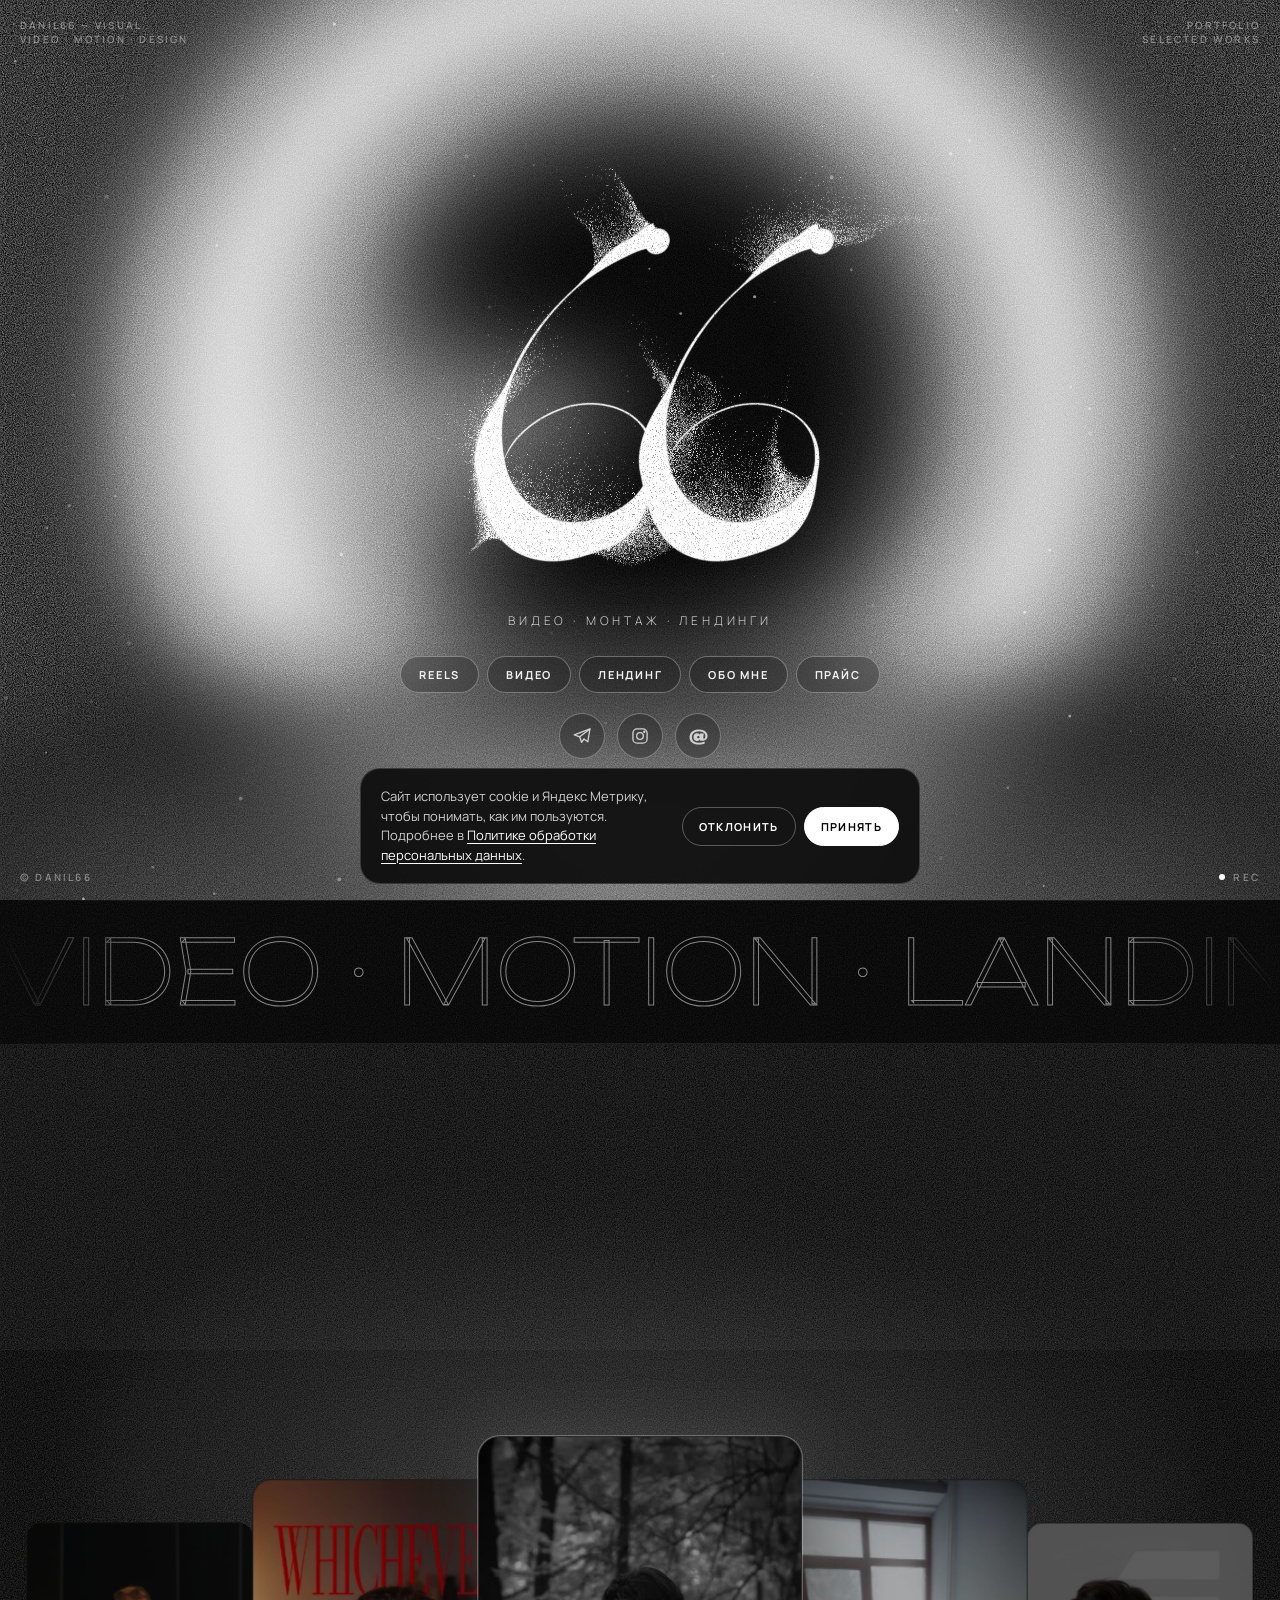
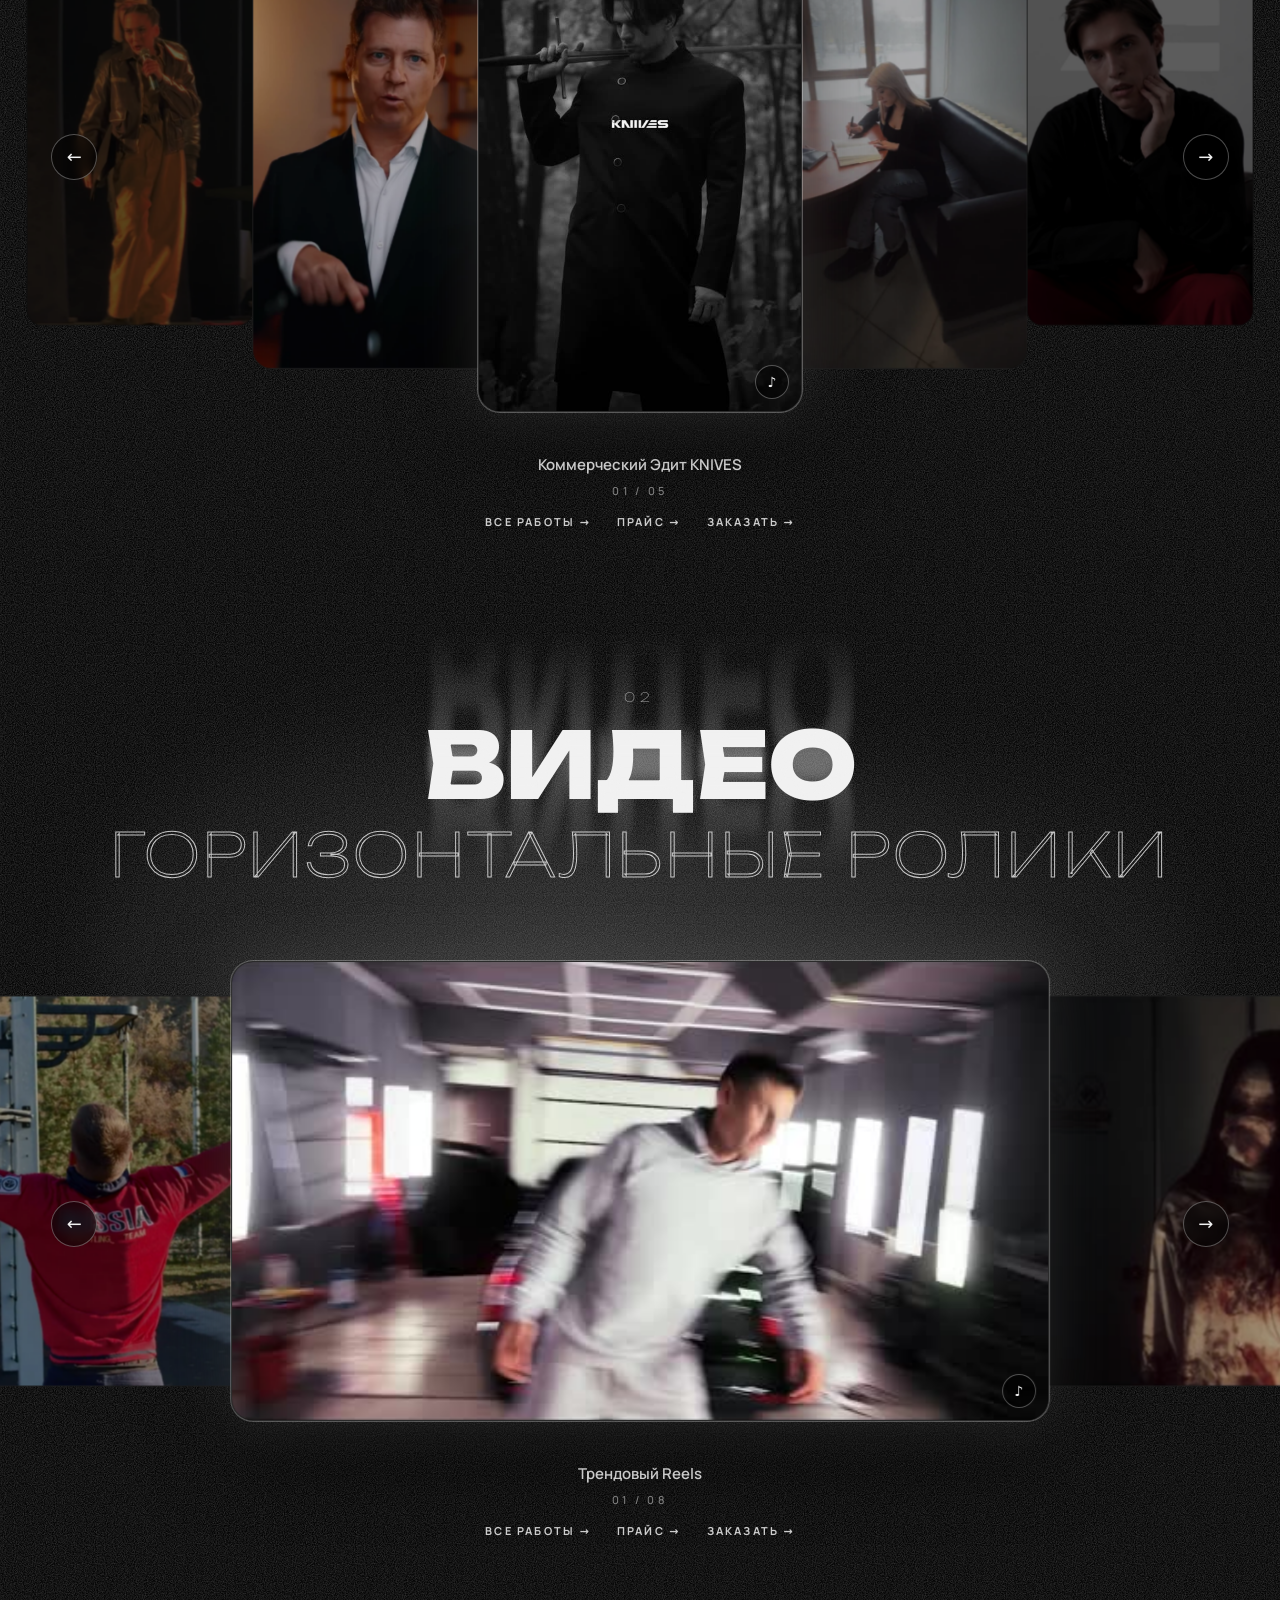
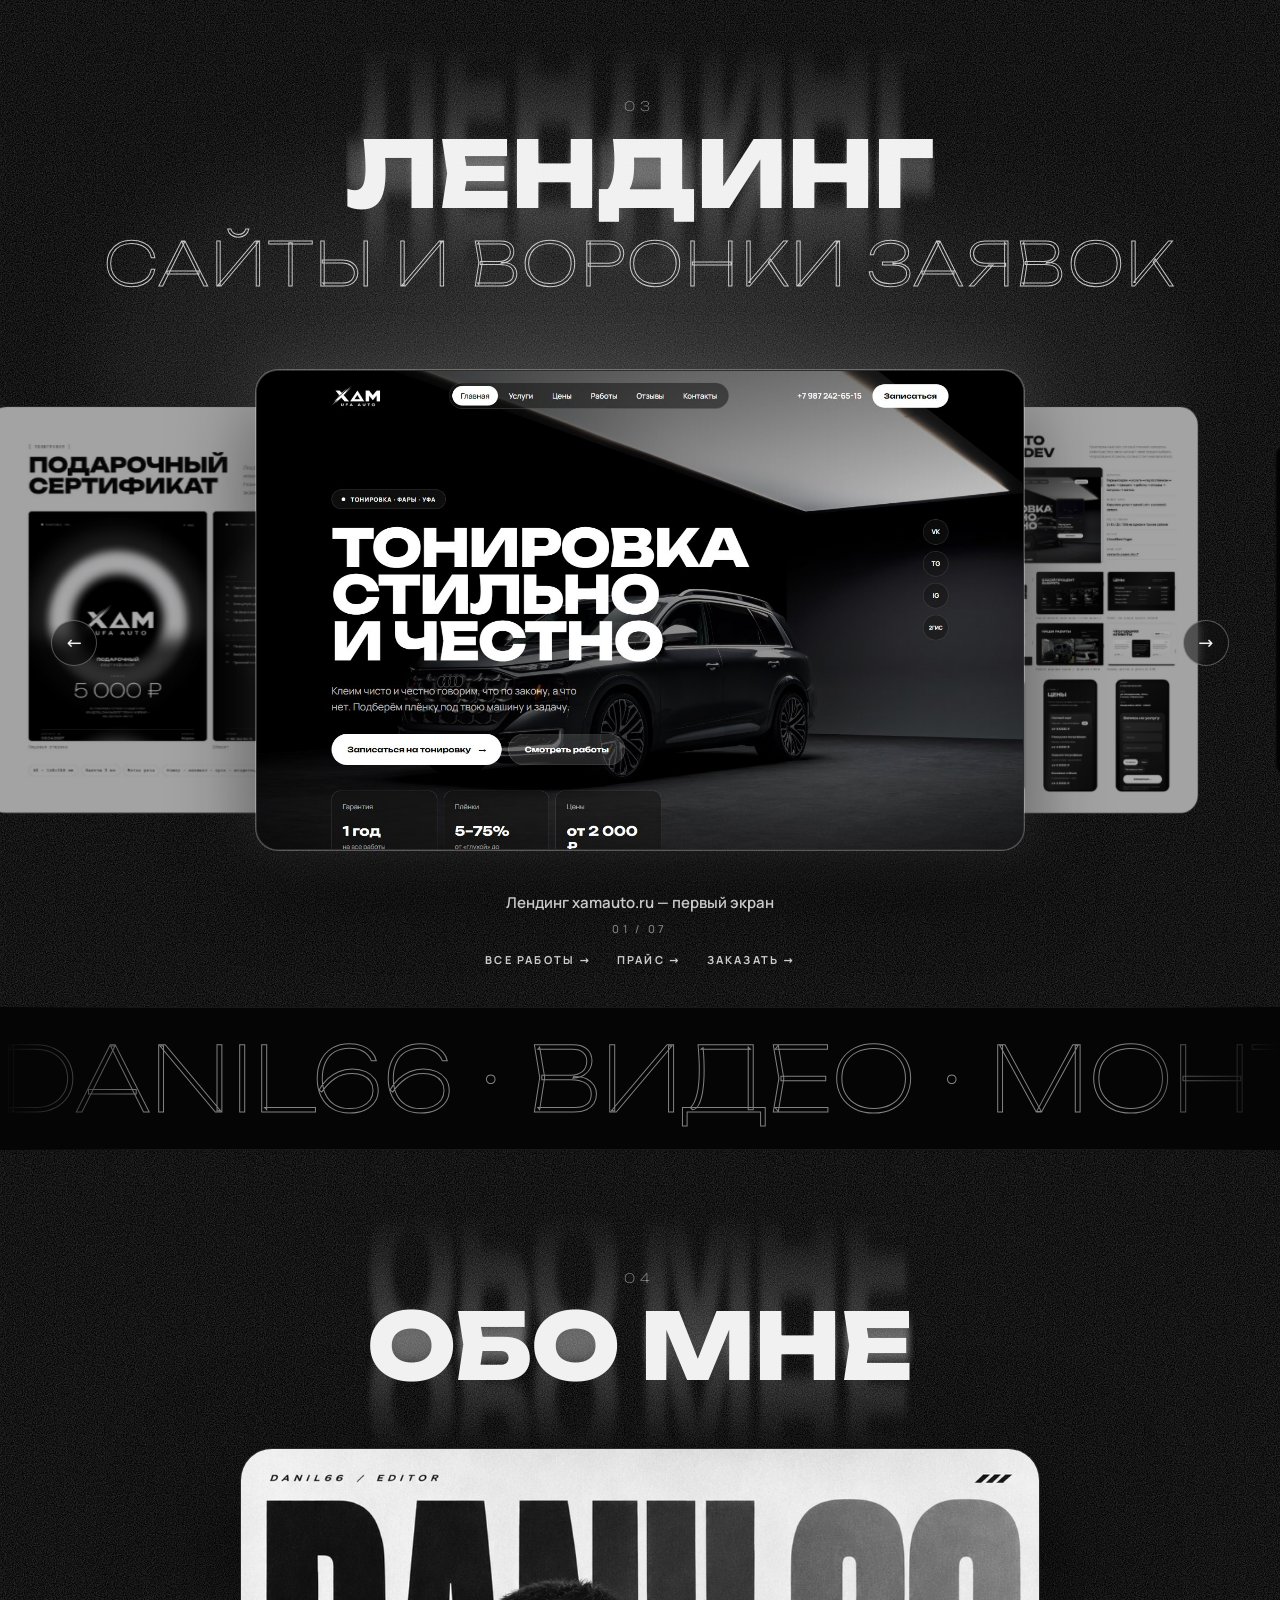
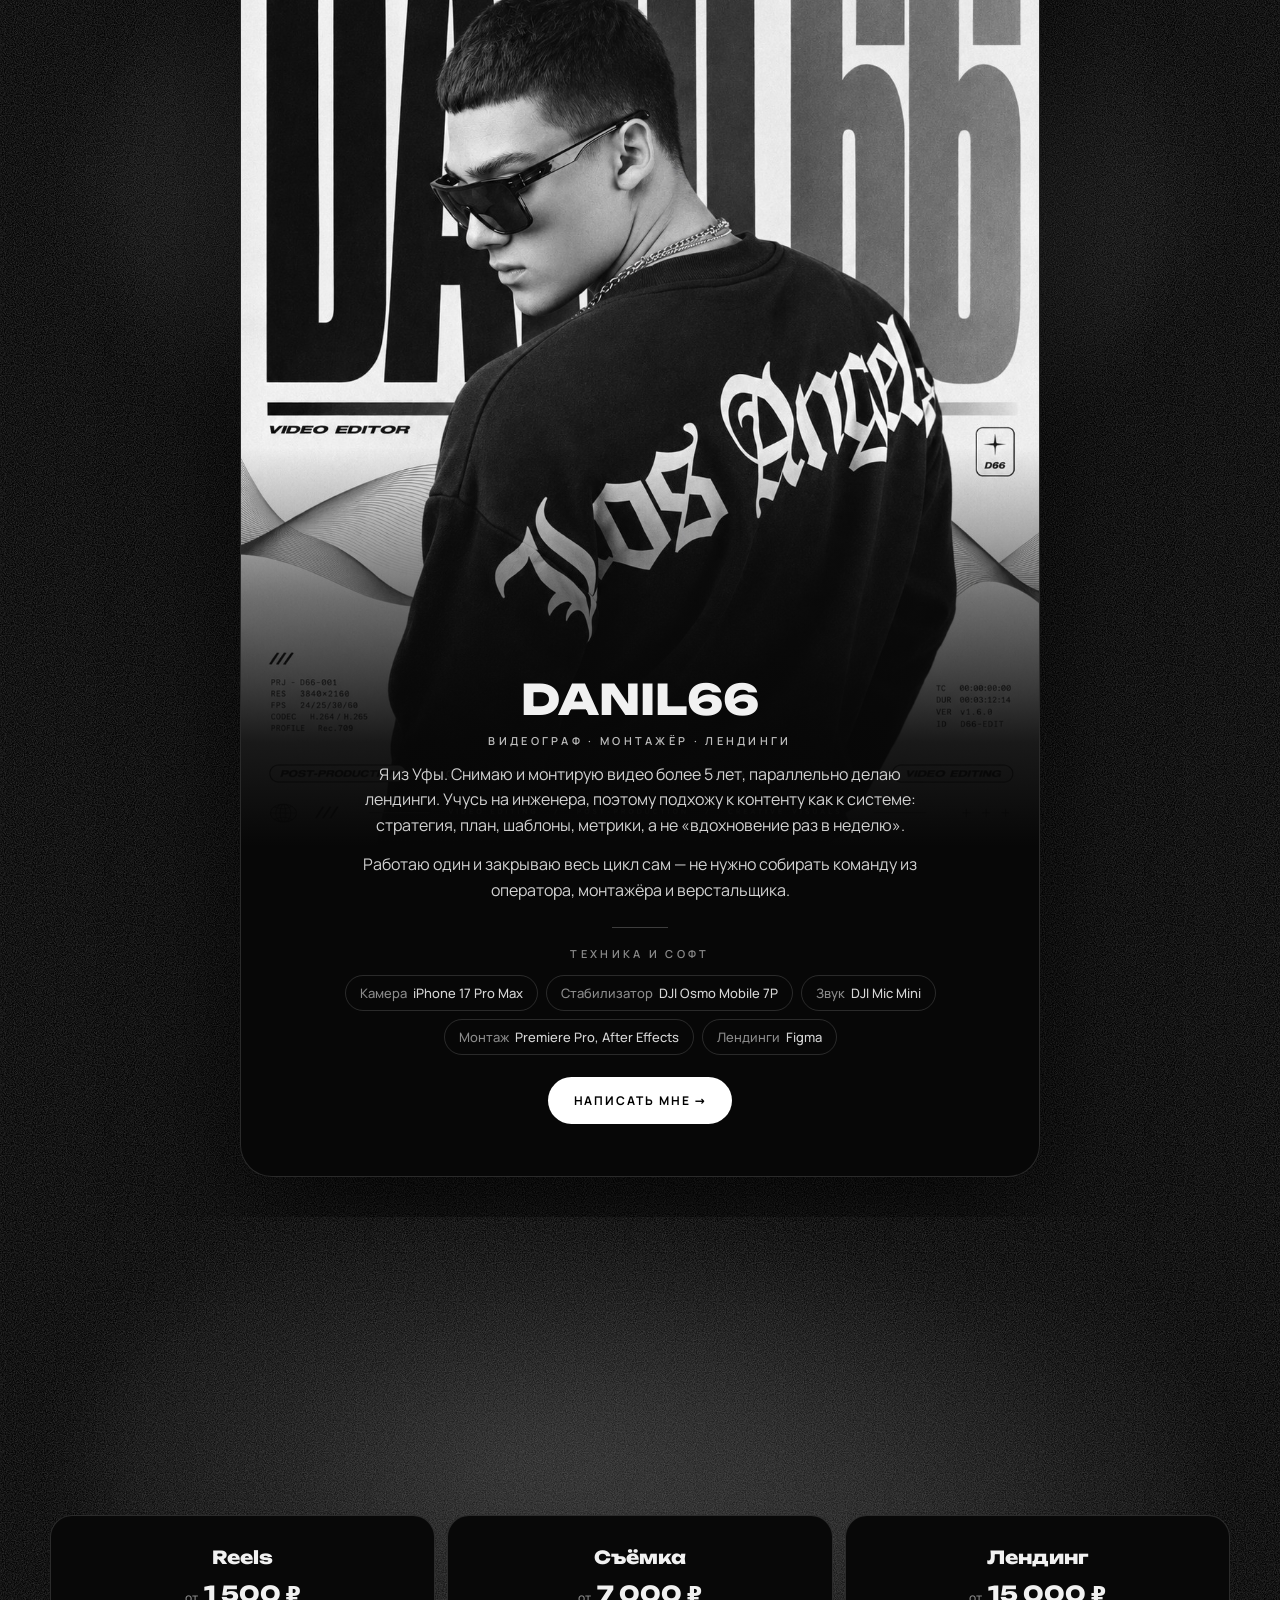
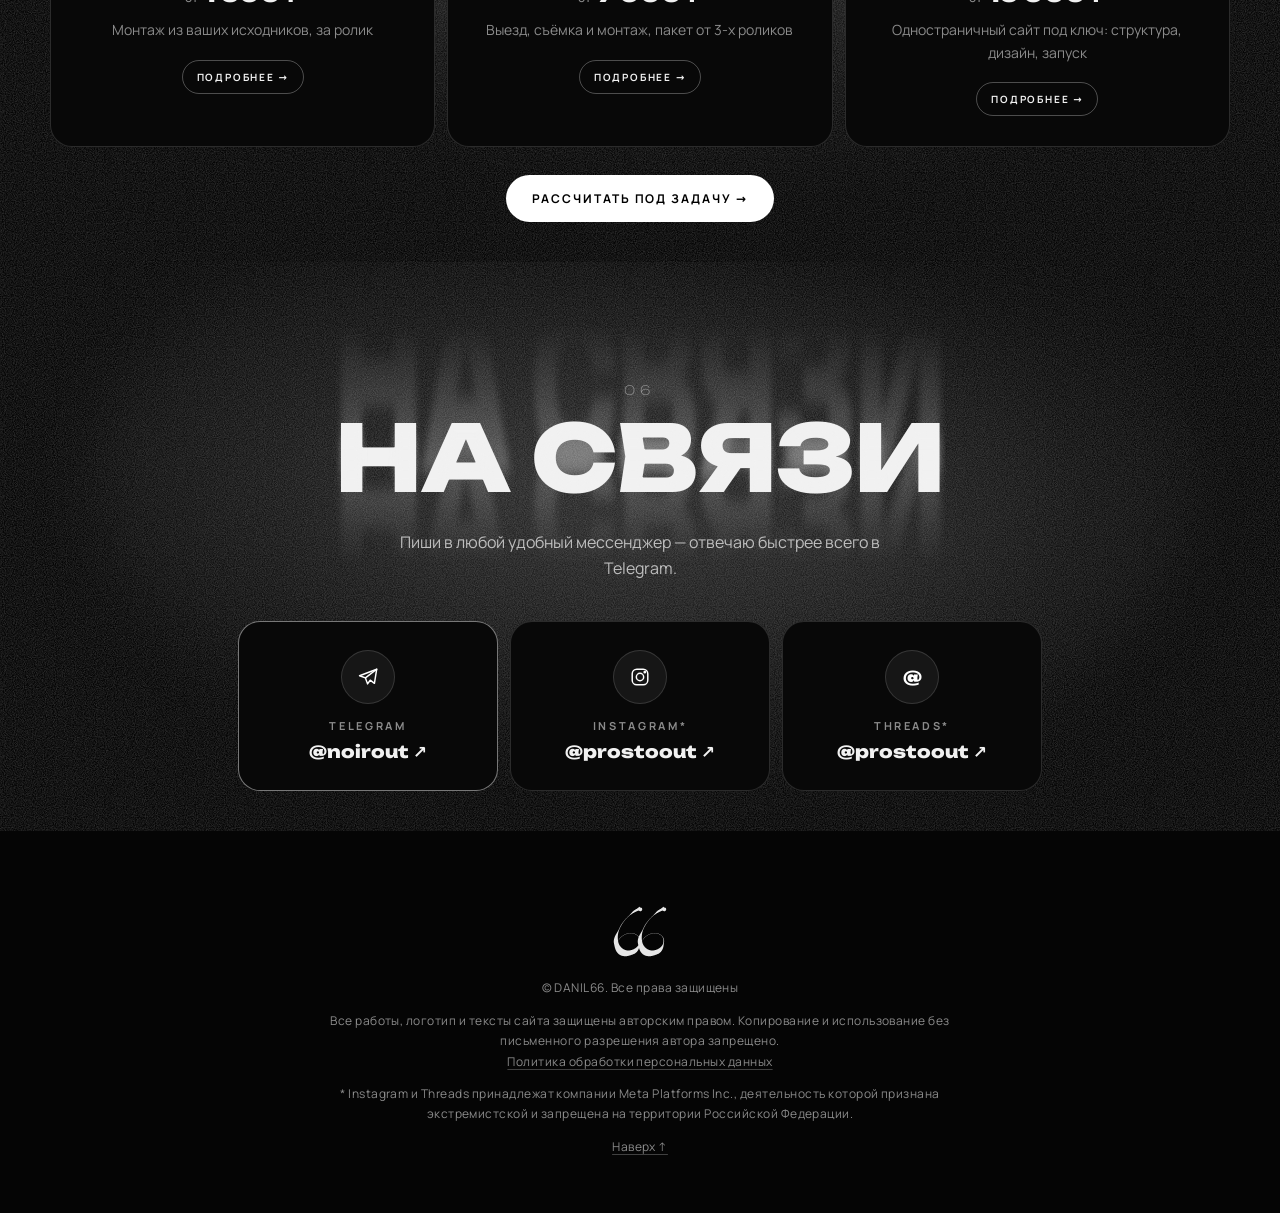
<file: index.html>
<!doctype html>
<html lang="ru">
<head>
  <meta charset="utf-8">
  <meta name="viewport" content="width=device-width, initial-scale=1, minimum-scale=1, viewport-fit=cover">
  <title>DANIL66 — видео, монтаж, лендинги</title>
  <meta name="description" content="DANIL66 — видеограф и монтажёр из Уфы. Reels, рекламные ролики, лендинги для бизнеса под ключ.">
  <link rel="canonical" href="https://portfolio-danil.ru/">
  <meta property="og:type" content="website">
  <meta property="og:url" content="https://portfolio-danil.ru/">
  <meta property="og:image" content="https://portfolio-danil.ru/brand/66-smoke-on-black.png">
  <meta property="og:title" content="DANIL66 — видео, монтаж, лендинги">
  <meta property="og:description" content="Reels, рекламные ролики, лендинги для бизнеса. Уфа.">
  <meta name="theme-color" content="#050505">
  <link rel="icon" href="brand/favicon.svg" type="image/svg+xml">
  <link rel="preload" href="fonts/unbounded-latin.woff2" as="font" type="font/woff2" crossorigin>
  <link rel="stylesheet" href="/style.css?v=4316d05c">
  <script src="/consent.js?v=8b8f7968" defer></script>
  <script type="application/ld+json">{"@context":"https://schema.org","@type":"ProfessionalService","name":"DANIL66","alternateName":"Данил — видео, монтаж, лендинги","url":"https://portfolio-danil.ru/","image":"https://portfolio-danil.ru/brand/66-smoke-on-black.png","description":"Видеосъёмка, монтаж Reels, лендинги для бизнеса в Уфе.","areaServed":{"@type":"City","name":"Уфа"},"address":{"@type":"PostalAddress","addressLocality":"Уфа","addressCountry":"RU"},"priceRange":"от 1 500 ₽","sameAs":["https://t.me/noirout"],"knowsAbout":["Видеосъёмка","Монтаж видео","Reels","Моушн-дизайн","Лендинги"]}</script>
</head>
<body>

<div class="cursor-light" aria-hidden="true"></div>
<div class="hud tl">DANIL66 — visual<br>video · motion · design</div>
<div class="hud tr">Portfolio<br>Selected works</div>
<div class="hud bl">© DANIL66</div>
<div class="hud br"><span class="rec"></span>rec</div>

<main>
  <section class="hero" id="top">
    <div class="orb" aria-hidden="true"></div><div class="glow" aria-hidden="true"></div><canvas class="dust" aria-hidden="true"></canvas><div class="veil" aria-hidden="true"></div>
    <div class="hero-in">
      <img class="logo" draggable="false" src="brand/66-smoke-black.jpg" alt="66 — логотип DANIL66" width="1093" height="916">
      <h1 class="sr">DANIL66</h1>
      <p class="sub">Видео · монтаж · лендинги</p>
      <nav class="pills" aria-label="Разделы">
        <a class="pill" href="/reels/">Reels</a><a class="pill" href="/video/">Видео</a><a class="pill" href="/design/">Лендинг</a><a class="pill" href="#about">Обо мне</a><a class="pill" href="#prices">Прайс</a>
      </nav>
      <div class="socials"><a href="https://t.me/noirout" target="_blank" rel="noopener" aria-label="Telegram"><svg viewBox="0 0 24 24" width="20" height="20" fill="none" stroke="currentColor" stroke-width="1.6" stroke-linecap="round" stroke-linejoin="round" aria-hidden="true"><path d="M21.5 3.5 2.8 10.7l6.4 2.3 2.3 6.5 2.9-4 4.6 3.4z"/><path d="m9.2 13 12.3-9.5"/></svg></a><a href="https://instagram.com/prostoout" target="_blank" rel="noopener" aria-label="Instagram (принадлежит Meta, признанной экстремистской и запрещённой в РФ)"><svg viewBox="0 0 24 24" width="20" height="20" fill="none" stroke="currentColor" stroke-width="1.6" stroke-linecap="round" stroke-linejoin="round" aria-hidden="true"><rect x="3.5" y="3.5" width="17" height="17" rx="5"/><circle cx="12" cy="12" r="4"/><circle cx="17.2" cy="6.8" r=".7" fill="currentColor"/></svg></a><a href="https://www.threads.com/@prostoout" target="_blank" rel="noopener" aria-label="Threads (принадлежит Meta, признанной экстремистской и запрещённой в РФ)"><span class="th" aria-hidden="true">@</span></a></div>
    </div>
  </section>

  <div class="marquee" aria-hidden="true"><div class="track"><span>Video · Motion · Landing · Reels · </span><span>Video · Motion · Landing · Reels · </span><span>Video · Motion · Landing · Reels · </span><span>Video · Motion · Landing · Reels · </span></div></div>
  <section class="sec" data-amb id="reels">
    <div class="sec-head" data-reveal><span class="num">01</span><h2 class="streak" data-t="Reels">Reels</h2><span class="outline">вертикальные ролики</span></div>
    <div data-reveal class="flow v" data-flow tabindex="0" aria-label="Reels">
      <button class="arrow prev" aria-label="Назад">←</button>
      <div class="stage">
      <figure class="card" data-cap="Коммерческий Эдит KNIVES"><video src="/kenvforestdemo.mp4?v=f12c9680" poster="/static/media/other/knives-forest-demo.jpg?v=3834f030" muted loop playsinline preload="none"></video><span class="snd" aria-hidden="true">♪</span></figure>
      <figure class="card" data-cap="Speed Ramp University"><video src="/static/media/other/reel-tour.mp4?v=8934b476" poster="/static/media/other/reel-tour.jpg?v=1037b94a" muted loop playsinline preload="none"></video><span class="snd" aria-hidden="true">♪</span></figure>
      <figure class="card" data-cap="KNIVES Fashion Style"><video src="/static/media/other/reel-knives-2.mp4?v=c034d30d" poster="/static/media/other/reel-knives-2.jpg?v=6b981bdd" muted loop playsinline preload="none"></video><span class="snd" aria-hidden="true">♪</span></figure>
      <figure class="card" data-cap="Edit University"><video src="/static/media/other/reel-edit.mp4?v=481a7bff" poster="/static/media/other/reel-edit.jpg?v=9ef0d774" muted loop playsinline preload="none"></video><span class="snd" aria-hidden="true">♪</span></figure>
      <figure class="card" data-cap="Субтитры, говорящая голова"><video src="/static/media/other/reel-talk.mp4?v=c8bac731" poster="/static/media/other/reel-talk.jpg?v=c5992815" muted loop playsinline preload="none"></video><span class="snd" aria-hidden="true">♪</span></figure>
      </div>
      <button class="arrow next" aria-label="Вперёд">→</button>
      <div class="flow-meta"><span class="cap"></span><span class="cnt"></span></div>
    </div>
    <div class="links" data-reveal><a href="/reels/">Все работы →</a><a href="#prices">Прайс →</a><a href="https://t.me/noirout" target="_blank" rel="noopener">Заказать →</a></div>
  </section>

  <section class="sec" data-amb id="video">
    <div class="sec-head" data-reveal><span class="num">02</span><h2 class="streak" data-t="Видео">Видео</h2><span class="outline">горизонтальные ролики</span></div>
    <div data-reveal class="flow h" data-flow tabindex="0" aria-label="Видео">
      <button class="arrow prev" aria-label="Назад">←</button>
      <div class="stage">
      <figure class="card" data-cap="Трендовый Reels"><video src="/пожарdemo.mp4?v=14fae813" poster="/static/media/other/fire-demo.jpg?v=53d33608" muted loop playsinline preload="none"></video><span class="snd" aria-hidden="true">♪</span></figure>
      <figure class="card" data-cap="Промо-ролик к мероприятию"><video src="/velesovdemo.mp4?v=9cacbd69" poster="/static/media/other/velesov-demo.jpg?v=40a0c5a2" muted loop playsinline preload="none"></video><span class="snd" aria-hidden="true">♪</span></figure>
      <figure class="card" data-cap="Кинематографичная съёмка"><video src="/static/media/other/video-field.mp4?v=d3d46ed6" poster="/static/media/other/video-field.jpg?v=94c76220" muted loop playsinline preload="none"></video><span class="snd" aria-hidden="true">♪</span></figure>
      <figure class="card" data-cap="Ролик для тренажёрного зала"><video src="/static/media/other/video-gym.mp4?v=92fece62" poster="/static/media/other/video-gym.jpg?v=4b500778" muted loop playsinline preload="none"></video><span class="snd" aria-hidden="true">♪</span></figure>
      <figure class="card" data-cap="Репортаж с мероприятия"><video src="/static/media/other/video-event.mp4?v=9b734f8c" poster="/static/media/other/video-event.jpg?v=5be83205" muted loop playsinline preload="none"></video><span class="snd" aria-hidden="true">♪</span></figure>
      <figure class="card" data-cap="Танцевальный номер"><video src="/static/media/other/video-dance.mp4?v=89142dcd" poster="/static/media/other/video-dance.jpg?v=968f6f1f" muted loop playsinline preload="none"></video><span class="snd" aria-hidden="true">♪</span></figure>
      <figure class="card" data-cap="Эдит в стиле «Очень странных дел»"><video src="/static/media/other/video-stranger.mp4?v=129caba0" poster="/static/media/other/video-stranger.jpg?v=672d3fab" muted loop playsinline preload="none"></video><span class="snd" aria-hidden="true">♪</span></figure>
      <figure class="card" data-cap="Ролик для конкурса"><video src="/static/media/other/video-contest.mp4?v=77d3731e" poster="/static/media/other/video-contest.jpg?v=d4b21a74" muted loop playsinline preload="none"></video><span class="snd" aria-hidden="true">♪</span></figure>
      </div>
      <button class="arrow next" aria-label="Вперёд">→</button>
      <div class="flow-meta"><span class="cap"></span><span class="cnt"></span></div>
    </div>
    <div class="links" data-reveal><a href="/video/">Все работы →</a><a href="#prices">Прайс →</a><a href="https://t.me/noirout" target="_blank" rel="noopener">Заказать →</a></div>
  </section>

  <section class="sec" data-amb id="design">
    <div class="sec-head" data-reveal><span class="num">03</span><h2 class="streak" data-t="Лендинг">Лендинг</h2><span class="outline">сайты и воронки заявок</span></div>
    <div data-reveal class="flow d" data-flow tabindex="0" aria-label="Лендинг">
      <button class="arrow prev" aria-label="Назад">←</button>
      <div class="stage">
      <figure class="card" data-cap="Лендинг xamauto.ru — первый экран" style="--r:1.6000"><img src="/static/media/xam/site.jpg?v=53900844" alt="Лендинг xamauto.ru — первый экран" loading="lazy"></figure>
      <figure class="card" data-cap="Структура лендинга и мобильная версия" style="--r:0.6322"><img src="/static/media/xam/landing.jpg?v=48ddd797" alt="Структура лендинга и мобильная версия" loading="lazy"></figure>
      <figure class="card" data-cap="Лид-воронка: сайт → Telegram-бот" style="--r:1.3356"><img src="/static/media/xam/funnel.jpg?v=c2f1d947" alt="Лид-воронка: сайт → Telegram-бот" loading="lazy"></figure>
      <figure class="card" data-cap="Логотип: две версии знака" style="--r:1.5311"><img src="/static/media/xam/logo.jpg?v=853dd961" alt="Логотип: две версии знака" loading="lazy"></figure>
      <figure class="card" data-cap="Палитра и шрифты" style="--r:1.4011"><img src="/static/media/xam/palette.jpg?v=628671b3" alt="Палитра и шрифты" loading="lazy"></figure>
      <figure class="card" data-cap="Шаблоны сторис и постов" style="--r:1.1057"><img src="/static/media/xam/feed.jpg?v=9ec49ae7" alt="Шаблоны сторис и постов" loading="lazy"></figure>
      <figure class="card" data-cap="Подарочный сертификат" style="--r:1.0899"><img src="/static/media/xam/certificate.jpg?v=8ee09396" alt="Подарочный сертификат" loading="lazy"></figure>
      </div>
      <button class="arrow next" aria-label="Вперёд">→</button>
      <div class="flow-meta"><span class="cap"></span><span class="cnt"></span></div>
    </div>
    <div class="links" data-reveal><a href="/design/">Все работы →</a><a href="#prices">Прайс →</a><a href="https://t.me/noirout" target="_blank" rel="noopener">Заказать →</a></div>
  </section>

  <div class="marquee rev" aria-hidden="true"><div class="track"><span>DANIL66 · Видео · Монтаж · Лендинги · </span><span>DANIL66 · Видео · Монтаж · Лендинги · </span><span>DANIL66 · Видео · Монтаж · Лендинги · </span><span>DANIL66 · Видео · Монтаж · Лендинги · </span></div></div>
  <section class="sec" data-amb id="about">
    <div class="sec-head" data-reveal><span class="num">04</span><h2 class="streak" data-t="Обо мне">Обо мне</h2></div>
    <div class="wrap">
      <div class="about" data-reveal>
        <div class="photo"><img src="/static/media/me-poster.jpg" alt="Данил — DANIL66, афиша" width="1122" height="1402" loading="lazy" draggable="false"></div>
        <div class="txt">
          <h3>DANIL66</h3>
          <span class="tag role">Видеограф · монтажёр · лендинги</span>
          <p>Я из Уфы. Снимаю и монтирую видео более 5 лет, параллельно делаю лендинги. Учусь на инженера, поэтому подхожу к контенту как к системе: стратегия, план, шаблоны, метрики, а не «вдохновение раз в неделю».</p>
          <p>Работаю один и закрываю весь цикл сам — не нужно собирать команду из оператора, монтажёра и верстальщика.</p>
          <i class="sep" aria-hidden="true"></i>
          <span class="tag">Техника и софт</span>
          <div class="chips"><span><b>Камера</b>iPhone 17 Pro Max</span><span><b>Стабилизатор</b>DJI Osmo Mobile 7P</span><span><b>Звук</b>DJI Mic Mini</span><span><b>Монтаж</b>Premiere Pro, After Effects</span><span><b>Лендинги</b>Figma</span></div>
          <a class="btn" href="https://t.me/noirout" target="_blank" rel="noopener">Написать мне →</a>
        </div>
      </div>
    </div>
  </section>

  <section class="sec" data-amb id="prices">
    <div class="sec-head" data-reveal><span class="num">05</span><h2 class="streak" data-t="Прайс">Прайс</h2></div>
    <div class="wrap">
      <div class="prices">
        <div class="price" data-reveal style="--d:0ms"><h4>Reels</h4><div class="p"><small>от</small>1 500 ₽</div><p>Монтаж из ваших исходников, за ролик</p><button type="button" class="more" data-svc="montage">Подробнее →</button></div>
        <div class="price" data-reveal style="--d:90ms"><h4>Съёмка</h4><div class="p"><small>от</small>7 000 ₽</div><p>Выезд, съёмка и монтаж, пакет от 3-х роликов</p><button type="button" class="more" data-svc="shooting">Подробнее →</button></div>
        <div class="price" data-reveal style="--d:180ms"><h4>Лендинг</h4><div class="p"><small>от</small>15 000 ₽</div><p>Одностраничный сайт под ключ: структура, дизайн, запуск</p><button type="button" class="more" data-svc="design">Подробнее →</button></div>
      </div>
      <div class="center" data-reveal><a class="btn" href="https://t.me/noirout" target="_blank" rel="noopener">Рассчитать под задачу →</a></div>
    </div>
  </section>

  <section class="sec" data-amb id="contacts">
    <div class="sec-head" data-reveal><span class="num">06</span><h2 class="streak" data-t="На связи">На связи</h2></div>
    <p class="lead" data-reveal>Пиши в любой удобный мессенджер — отвечаю быстрее всего в Telegram.</p>
    <div class="wrap contacts">
      <a data-reveal style="--d:0ms" class="ct main" href="https://t.me/noirout" target="_blank" rel="noopener"><span class="ic"><svg viewBox="0 0 24 24" width="20" height="20" fill="none" stroke="currentColor" stroke-width="1.6" stroke-linecap="round" stroke-linejoin="round" aria-hidden="true"><path d="M21.5 3.5 2.8 10.7l6.4 2.3 2.3 6.5 2.9-4 4.6 3.4z"/><path d="m9.2 13 12.3-9.5"/></svg></span><span class="k">TELEGRAM</span><span class="v">@noirout ↗</span></a>
      <a data-reveal style="--d:110ms" class="ct" href="https://instagram.com/prostoout" target="_blank" rel="noopener"><span class="ic"><svg viewBox="0 0 24 24" width="20" height="20" fill="none" stroke="currentColor" stroke-width="1.6" stroke-linecap="round" stroke-linejoin="round" aria-hidden="true"><rect x="3.5" y="3.5" width="17" height="17" rx="5"/><circle cx="12" cy="12" r="4"/><circle cx="17.2" cy="6.8" r=".7" fill="currentColor"/></svg></span><span class="k">INSTAGRAM*</span><span class="v">@prostoout ↗</span></a>
      <a data-reveal style="--d:220ms" class="ct" href="https://www.threads.com/@prostoout" target="_blank" rel="noopener"><span class="ic"><span class="th" aria-hidden="true">@</span></span><span class="k">THREADS*</span><span class="v">@prostoout ↗</span></a>
    </div>
  </section>
</main>

<!-- services -->
  <div class="svc" id="svc-montage" role="dialog" aria-modal="true" aria-label="Reels" hidden>
    <div class="svc-card">
      <button type="button" class="svc-x" aria-label="Закрыть">×</button>
      <div class="svc-media"><div class="svc-m vert" style="--r:0.5625"><video src="/static/media/other/reel-edit.mp4?v=481a7bff" poster="/static/media/other/reel-edit.jpg?v=9ef0d774" muted loop playsinline preload="none"></video></div><div class="svc-m vert" style="--r:0.5625"><video src="/static/media/other/reel-talk.mp4?v=c8bac731" poster="/static/media/other/reel-talk.jpg?v=c5992815" muted loop playsinline preload="none"></video></div><div class="svc-m" style="--r:1.7778"><video src="/static/media/other/video-gym.mp4?v=92fece62" poster="/static/media/other/video-gym.jpg?v=4b500778" muted loop playsinline preload="none"></video></div></div>
      <h3>Reels</h3>
      <div class="svc-price"><small>от</small>1 500 ₽</div>
      <p class="svc-lead">Монтирую Reels, Shorts и клипы для TikTok из того, что вы уже сняли. Динамика, ритм и чистая картинка, чтобы ролик досматривали до конца. Пакет из 10 роликов обойдётся дешевле.</p>
      <div class="svc-sep"></div>
      <span class="svc-tag">Что входит в стоимость</span>
      <div class="svc-grid"><div class="svc-i"><b>Нарезка под ритм</b><p>Собираю видеоряд под акценты музыки, убираю всё лишнее, держу темп.</p></div><div class="svc-i"><b>Цветокоррекция</b><p>Привожу кадры к единому стилю, чтобы ролик смотрелся цельно.</p></div><div class="svc-i"><b>Титры и субтитры</b><p>Подписи и субтитры, которые удобно читать без звука.</p></div><div class="svc-i"><b>Звук</b><p>Подбор музыки, выравнивание громкости, чистка речи.</p></div><div class="svc-i"><b>Переходы и эффекты</b><p>Speed ramp, фирменные переходы и шаблоны, чтобы бренд узнавали.</p></div><div class="svc-i"><b>Нужный формат</b><p>Вертикаль 9:16 для Reels и Shorts или горизонталь 16:9.</p></div></div>
      <a class="btn" href="https://t.me/noirout" target="_blank" rel="noopener">Обсудить в Telegram →</a>
    </div>
  </div>
  <div class="svc" id="svc-shooting" role="dialog" aria-modal="true" aria-label="Съёмка" hidden>
    <div class="svc-card">
      <button type="button" class="svc-x" aria-label="Закрыть">×</button>
      <div class="svc-media row"><div class="svc-m vert" style="--r:0.5625"><video src="/kenvforestdemo.mp4?v=f12c9680" poster="/static/media/other/knives-forest-demo.jpg?v=3834f030" muted loop playsinline preload="none"></video></div><div class="svc-m vert" style="--r:0.5625"><video src="/static/media/other/reel-knives-2.mp4?v=c034d30d" poster="/static/media/other/reel-knives-2.jpg?v=6b981bdd" muted loop playsinline preload="none"></video></div><div class="svc-m vert" style="--r:0.5625"><video src="/static/media/other/reel-tour.mp4?v=8934b476" poster="/static/media/other/reel-tour.jpg?v=1037b94a" muted loop playsinline preload="none"></video></div></div>
      <h3>Съёмка</h3>
      <div class="svc-price"><small>от</small>7 000 ₽</div>
      <p class="svc-lead">Приезжаю, снимаю и монтирую под ключ. Вам не нужно ничего готовить, кроме площадки и героев: съёмку и монтаж беру на себя.</p>
      <div class="svc-sep"></div>
      <span class="svc-tag">Что входит в стоимость</span>
      <div class="svc-grid"><div class="svc-i"><b>Выездная съёмка</b><p>Снимаю на месте: продукт, процесс, команду, «до/после».</p></div><div class="svc-i"><b>Свет и локация</b><p>Помогаю выбрать место и выставить свет, чтобы кадр выглядел дорого.</p></div><div class="svc-i"><b>Кинематографичная картинка</b><p>Стабилизированная съёмка и красивые кадры продукта.</p></div><div class="svc-i"><b>Чистый звук</b><p>Петличный микрофон для интервью и «говорящей головы».</p></div><div class="svc-i"><b>Монтаж</b><p>Нарезка, цвет, титры и звук для каждого ролика из пакета.</p></div><div class="svc-i"><b>Пакет от 3-х роликов</b><p>За один выезд снимаю материал сразу на несколько роликов.</p></div></div>
      <a class="btn" href="https://t.me/noirout" target="_blank" rel="noopener">Обсудить в Telegram →</a>
    </div>
  </div>
  <div class="svc" id="svc-design" role="dialog" aria-modal="true" aria-label="Лендинг" hidden>
    <div class="svc-card">
      <button type="button" class="svc-x" aria-label="Закрыть">×</button>
      <div class="svc-media"><div class="svc-m img" style="--r:1.6000"><img src="/static/media/xam/site.jpg?v=53900844" alt="Лендинг xamauto.ru — первый экран" loading="lazy"></div><div class="svc-m img" style="--r:1.5311"><img src="/static/media/xam/logo.jpg?v=853dd961" alt="Логотип: две версии знака" loading="lazy"></div></div>
      <h3>Лендинг</h3>
      <div class="svc-price"><small>от</small>15 000 ₽</div>
      <p class="svc-lead">Делаю одностраничный сайт под вашу услугу или бренд: от структуры и дизайна до вёрстки, запуска и приёма заявок.</p>
      <div class="svc-sep"></div>
      <span class="svc-tag">Что входит в стоимость</span>
      <div class="svc-grid"><div class="svc-i"><b>Структура и тексты</b><p>Продумываю экраны, оффер и призывы к действию.</p></div><div class="svc-i"><b>Дизайн в стиле бренда</b><p>Макет в Figma, адаптированный под телефон и компьютер.</p></div><div class="svc-i"><b>Вёрстка и запуск</b><p>Быстрый сайт, подключение домена и публикация.</p></div><div class="svc-i"><b>Заявки</b><p>Форма или кнопка на Telegram, WhatsApp, звонок.</p></div><div class="svc-i"><b>Аналитика</b><p>Подключаю Яндекс Метрику и цели.</p></div><div class="svc-i"><b>Поддержка</b><p>Правки после запуска в течение 14 дней.</p></div></div>
      <a class="btn" href="https://t.me/noirout" target="_blank" rel="noopener">Обсудить в Telegram →</a>
    </div>
  </div>
<!-- /services -->

<footer data-reveal>
  <img draggable="false" src="brand/66-white.svg" alt="">
  <span>© DANIL66. Все права защищены</span>
  <p class="legal">Все работы, логотип и тексты сайта защищены авторским правом. Копирование и использование без письменного разрешения автора запрещено.<br>
  <a href="/privacy/">Политика обработки персональных данных</a></p>
  <p class="legal small">* Instagram и Threads принадлежат компании Meta Platforms Inc., деятельность которой признана экстремистской и запрещена на территории Российской Федерации.</p>
  <a href="#top">Наверх ↑</a>
</footer>

<div class="modal" id="modal" hidden><button class="x" aria-label="Закрыть">×</button><div class="box"></div></div>
<script src="/app.js?v=6b2a47ad"></script>
<script>/* no "save image" menu or dragging for the logo and works */document.addEventListener('contextmenu',e=>{if(e.target.closest('img,video,.logo,.card,.wcard'))e.preventDefault()});document.addEventListener('dragstart',e=>{if(e.target.closest('img,video'))e.preventDefault()});</script>
</body>
</html>
</file>
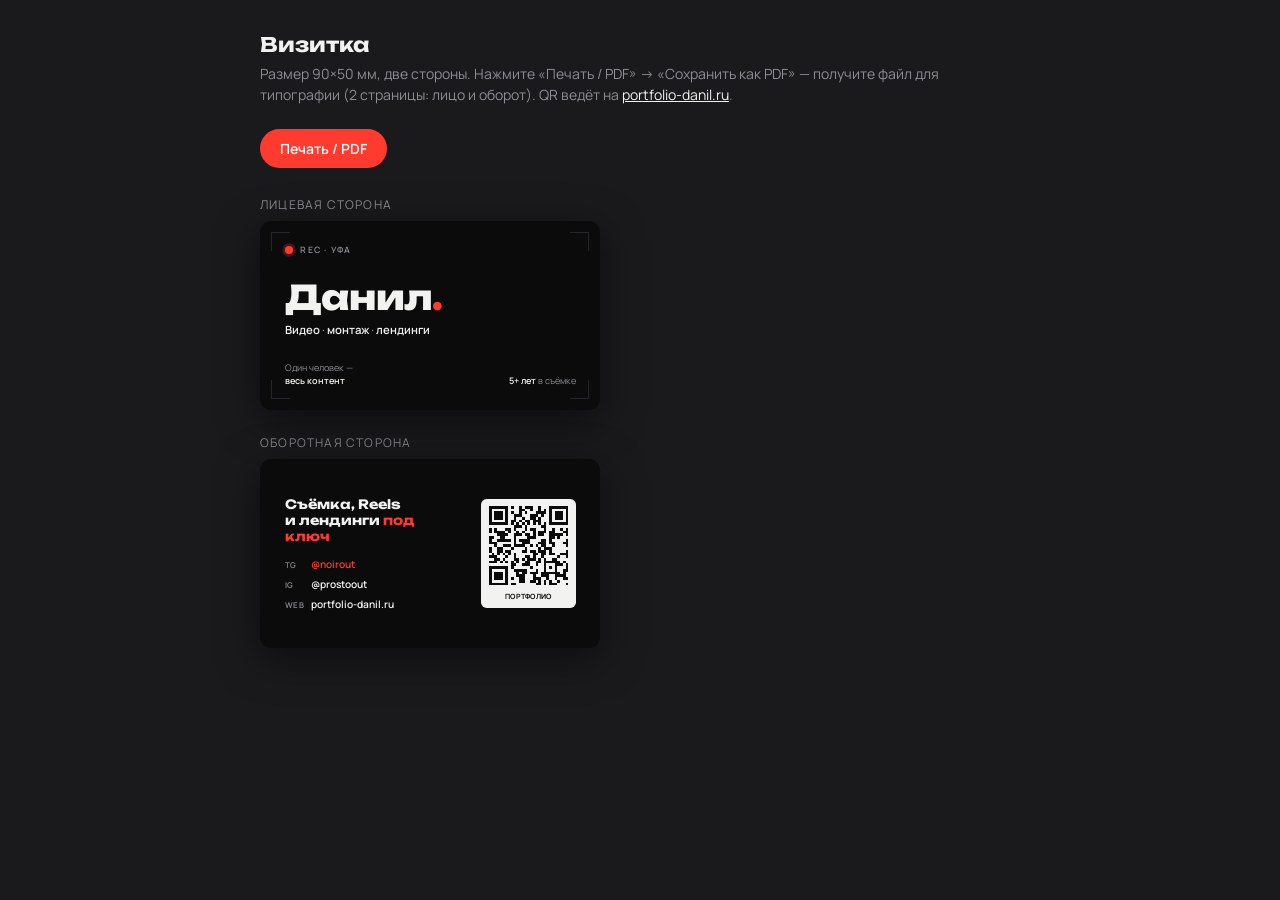
<file: card/index.html>
<!doctype html>
<html lang="ru">
<head>
  <meta charset="utf-8">
  <meta name="viewport" content="width=device-width, initial-scale=1">
  <title>Визитка — Данил</title>
  <meta name="robots" content="noindex">
  <link rel="preconnect" href="https://fonts.googleapis.com">
  <link rel="preconnect" href="https://fonts.gstatic.com" crossorigin>
  <link href="https://fonts.googleapis.com/css2?family=Manrope:wght@500;600;700&family=Unbounded:wght@500;700;800&display=swap" rel="stylesheet">
  <style>
    :root {
      --bg: #0b0b0c; --line: #26262a; --text: #f2f2f0; --muted: #8d8d93; --accent: #ff3b2f;
      --head: "Unbounded", system-ui, sans-serif; --font: "Manrope", system-ui, sans-serif;
    }
    * { box-sizing: border-box; margin: 0; padding: 0; }
    body { background: #1a1a1d; color: var(--text); font-family: var(--font); padding: 32px 16px; }
    .page { max-width: 760px; margin: 0 auto; }
    .page > h1 { font-family: var(--head); font-size: 20px; margin-bottom: 6px; }
    .page > p { color: var(--muted); font-size: 14px; margin-bottom: 24px; line-height: 1.5; }
    .page > p a { color: var(--text); }
    .btn { display: inline-block; background: var(--accent); color: #fff; border: 0; border-radius: 999px;
           padding: 10px 20px; font: 600 14px var(--font); cursor: pointer; margin-bottom: 28px; }
    .sides { display: grid; gap: 24px; }
    .label { font-size: 12px; color: var(--muted); text-transform: uppercase; letter-spacing: .1em; margin-bottom: 8px; }

    /* Сама визитка: 90×50 мм, всё в мм, чтобы печать была точной */
    .card {
      width: 90mm; height: 50mm; background: var(--bg); color: var(--text);
      position: relative; overflow: hidden; border-radius: 3mm;
      box-shadow: 0 10px 40px rgba(0,0,0,.5);
      -webkit-print-color-adjust: exact; print-color-adjust: exact;
    }
    .wrap-scale { width: 100%; overflow: hidden; }
    @media (max-width: 400px) { .card { zoom: .95; } }

    .rec { display: inline-block; width: 2.2mm; height: 2.2mm; border-radius: 50%; background: var(--accent);
           box-shadow: 0 0 0 .7mm rgba(255,59,47,.25); }

    /* ЛИЦО */
    .front { padding: 6mm 6.5mm; display: flex; flex-direction: column; justify-content: space-between; }
    .front .top { display: flex; align-items: center; gap: 2mm; font-size: 2.3mm; letter-spacing: .14em;
                  text-transform: uppercase; color: var(--muted); font-weight: 600; }
    .front .name { font-family: var(--head); font-weight: 800; font-size: 9mm; line-height: 1; letter-spacing: -.02em; }
    .front .name span { color: var(--accent); }
    .front .role { font-size: 3mm; font-weight: 600; margin-top: 2mm; }
    .front .role i { font-style: normal; color: var(--muted); }
    .front .bottom { display: flex; justify-content: space-between; align-items: flex-end;
                     font-size: 2.4mm; color: var(--muted); }
    .front .bottom b { color: var(--text); font-weight: 600; }
    .frame { position: absolute; width: 5mm; height: 5mm; border-color: var(--line); border-style: solid; }
    .frame.tl { top: 3mm; left: 3mm; border-width: .35mm 0 0 .35mm; }
    .frame.tr { top: 3mm; right: 3mm; border-width: .35mm .35mm 0 0; }
    .frame.bl { bottom: 3mm; left: 3mm; border-width: 0 0 .35mm .35mm; }
    .frame.br { bottom: 3mm; right: 3mm; border-width: 0 .35mm .35mm 0; }

    /* ОБОРОТ */
    .back { padding: 6mm 6.5mm; display: grid; grid-template-columns: 1fr auto; gap: 5mm; align-items: center; }
    .back h2 { font-family: var(--head); font-size: 3.4mm; font-weight: 700; line-height: 1.25; margin-bottom: 3.5mm; }
    .back h2 span { color: var(--accent); }
    .contacts { list-style: none; display: grid; gap: 1.5mm; font-size: 2.7mm; }
    .contacts li { display: grid; grid-template-columns: 7mm 1fr; align-items: baseline; }
    .contacts small { color: var(--muted); font-size: 2.1mm; letter-spacing: .06em; text-transform: uppercase; font-weight: 600; }
    .contacts b { font-weight: 600; }
    .contacts .main b { color: var(--accent); }
    .qr-box { background: #f2f2f0; color: #0b0b0c; padding: 2mm; border-radius: 1.5mm; text-align: center; }
    .qr { width: 21mm; height: 21mm; display: block; }
    .qr-box p { font-size: 1.9mm; font-weight: 700; margin-top: 1.3mm; letter-spacing: .04em; }

    @page { size: 90mm 50mm; margin: 0; }
    @media print {
      body { background: none; padding: 0; }
      .page > h1, .page > p, .btn, .label { display: none; }
      .page { max-width: none; }
      .sides { display: block; }
      .card { border-radius: 0; box-shadow: none; page-break-after: always; break-after: page; zoom: 1; }
    }
  </style>
</head>
<body>
<div class="page">
  <h1>Визитка</h1>
  <p>Размер 90×50 мм, две стороны. Нажмите «Печать / PDF» → «Сохранить как PDF» — получите файл для типографии (2 страницы: лицо и оборот). QR ведёт на <a href="/">portfolio-danil.ru</a>.</p>
  <button class="btn" onclick="window.print()">Печать / PDF</button>

  <div class="sides">
    <div>
      <div class="label">Лицевая сторона</div>
      <div class="card front">
        <i class="frame tl"></i><i class="frame tr"></i><i class="frame bl"></i><i class="frame br"></i>
        <div class="top"><span class="rec"></span>REC · Уфа</div>
        <div>
          <div class="name">Данил<span>.</span></div>
          <div class="role">Видео <i>·</i> монтаж <i>·</i> лендинги</div>
        </div>
        <div class="bottom">
          <span>Один человек —<br><b>весь контент</b></span>
          <span><b>5+ лет</b> в съёмке</span>
        </div>
      </div>
    </div>

    <div>
      <div class="label">Оборотная сторона</div>
      <div class="card back">
        <div>
          <h2>Съёмка, Reels<br>и лендинги <span>под ключ</span></h2>
          <ul class="contacts">
            <li class="main"><small>TG</small><b>@noirout</b></li>
            <li><small>IG</small><b>@prostoout</b></li>
            <li><small>Web</small><b>portfolio-danil.ru</b></li>
          </ul>
        </div>
        <div class="qr-box">
          <svg class="qr" viewBox="0 0 29 29" xmlns="http://www.w3.org/2000/svg" shape-rendering="crispEdges"><path fill="currentColor" d="M0 0h1v1h-1zM1 0h1v1h-1zM2 0h1v1h-1zM3 0h1v1h-1zM4 0h1v1h-1zM5 0h1v1h-1zM6 0h1v1h-1zM8 0h1v1h-1zM11 0h1v1h-1zM13 0h1v1h-1zM14 0h1v1h-1zM15 0h1v1h-1zM18 0h1v1h-1zM22 0h1v1h-1zM23 0h1v1h-1zM24 0h1v1h-1zM25 0h1v1h-1zM26 0h1v1h-1zM27 0h1v1h-1zM28 0h1v1h-1zM0 1h1v1h-1zM6 1h1v1h-1zM11 1h1v1h-1zM12 1h1v1h-1zM15 1h1v1h-1zM18 1h1v1h-1zM20 1h1v1h-1zM22 1h1v1h-1zM28 1h1v1h-1zM0 2h1v1h-1zM2 2h1v1h-1zM3 2h1v1h-1zM4 2h1v1h-1zM6 2h1v1h-1zM8 2h1v1h-1zM11 2h1v1h-1zM13 2h1v1h-1zM17 2h1v1h-1zM18 2h1v1h-1zM19 2h1v1h-1zM20 2h1v1h-1zM22 2h1v1h-1zM24 2h1v1h-1zM25 2h1v1h-1zM26 2h1v1h-1zM28 2h1v1h-1zM0 3h1v1h-1zM2 3h1v1h-1zM3 3h1v1h-1zM4 3h1v1h-1zM6 3h1v1h-1zM9 3h1v1h-1zM10 3h1v1h-1zM11 3h1v1h-1zM15 3h1v1h-1zM16 3h1v1h-1zM17 3h1v1h-1zM19 3h1v1h-1zM22 3h1v1h-1zM24 3h1v1h-1zM25 3h1v1h-1zM26 3h1v1h-1zM28 3h1v1h-1zM0 4h1v1h-1zM2 4h1v1h-1zM3 4h1v1h-1zM4 4h1v1h-1zM6 4h1v1h-1zM9 4h1v1h-1zM12 4h1v1h-1zM15 4h1v1h-1zM16 4h1v1h-1zM18 4h1v1h-1zM22 4h1v1h-1zM24 4h1v1h-1zM25 4h1v1h-1zM26 4h1v1h-1zM28 4h1v1h-1zM0 5h1v1h-1zM6 5h1v1h-1zM8 5h1v1h-1zM9 5h1v1h-1zM11 5h1v1h-1zM13 5h1v1h-1zM14 5h1v1h-1zM16 5h1v1h-1zM17 5h1v1h-1zM18 5h1v1h-1zM22 5h1v1h-1zM28 5h1v1h-1zM0 6h1v1h-1zM1 6h1v1h-1zM2 6h1v1h-1zM3 6h1v1h-1zM4 6h1v1h-1zM5 6h1v1h-1zM6 6h1v1h-1zM8 6h1v1h-1zM10 6h1v1h-1zM12 6h1v1h-1zM14 6h1v1h-1zM16 6h1v1h-1zM18 6h1v1h-1zM20 6h1v1h-1zM22 6h1v1h-1zM23 6h1v1h-1zM24 6h1v1h-1zM25 6h1v1h-1zM26 6h1v1h-1zM27 6h1v1h-1zM28 6h1v1h-1zM9 7h1v1h-1zM10 7h1v1h-1zM11 7h1v1h-1zM13 7h1v1h-1zM19 7h1v1h-1zM20 7h1v1h-1zM0 8h1v1h-1zM2 8h1v1h-1zM6 8h1v1h-1zM7 8h1v1h-1zM9 8h1v1h-1zM13 8h1v1h-1zM15 8h1v1h-1zM16 8h1v1h-1zM20 8h1v1h-1zM23 8h1v1h-1zM26 8h1v1h-1zM28 8h1v1h-1zM0 9h1v1h-1zM2 9h1v1h-1zM3 9h1v1h-1zM4 9h1v1h-1zM5 9h1v1h-1zM7 9h1v1h-1zM10 9h1v1h-1zM12 9h1v1h-1zM16 9h1v1h-1zM18 9h1v1h-1zM19 9h1v1h-1zM20 9h1v1h-1zM22 9h1v1h-1zM23 9h1v1h-1zM27 9h1v1h-1zM28 9h1v1h-1zM3 10h1v1h-1zM4 10h1v1h-1zM5 10h1v1h-1zM6 10h1v1h-1zM9 10h1v1h-1zM10 10h1v1h-1zM11 10h1v1h-1zM13 10h1v1h-1zM14 10h1v1h-1zM16 10h1v1h-1zM18 10h1v1h-1zM19 10h1v1h-1zM22 10h1v1h-1zM23 10h1v1h-1zM24 10h1v1h-1zM25 10h1v1h-1zM26 10h1v1h-1zM28 10h1v1h-1zM0 11h1v1h-1zM1 11h1v1h-1zM4 11h1v1h-1zM5 11h1v1h-1zM9 11h1v1h-1zM14 11h1v1h-1zM15 11h1v1h-1zM16 11h1v1h-1zM22 11h1v1h-1zM23 11h1v1h-1zM25 11h1v1h-1zM0 12h1v1h-1zM3 12h1v1h-1zM4 12h1v1h-1zM5 12h1v1h-1zM6 12h1v1h-1zM7 12h1v1h-1zM9 12h1v1h-1zM11 12h1v1h-1zM12 12h1v1h-1zM13 12h1v1h-1zM14 12h1v1h-1zM19 12h1v1h-1zM20 12h1v1h-1zM22 12h1v1h-1zM28 12h1v1h-1zM0 13h1v1h-1zM1 13h1v1h-1zM2 13h1v1h-1zM9 13h1v1h-1zM12 13h1v1h-1zM13 13h1v1h-1zM14 13h1v1h-1zM18 13h1v1h-1zM19 13h1v1h-1zM20 13h1v1h-1zM22 13h1v1h-1zM23 13h1v1h-1zM27 13h1v1h-1zM28 13h1v1h-1zM2 14h1v1h-1zM5 14h1v1h-1zM6 14h1v1h-1zM7 14h1v1h-1zM9 14h1v1h-1zM10 14h1v1h-1zM11 14h1v1h-1zM12 14h1v1h-1zM15 14h1v1h-1zM17 14h1v1h-1zM19 14h1v1h-1zM20 14h1v1h-1zM23 14h1v1h-1zM28 14h1v1h-1zM0 15h1v1h-1zM3 15h1v1h-1zM4 15h1v1h-1zM8 15h1v1h-1zM13 15h1v1h-1zM18 15h1v1h-1zM20 15h1v1h-1zM21 15h1v1h-1zM22 15h1v1h-1zM0 16h1v1h-1zM3 16h1v1h-1zM4 16h1v1h-1zM6 16h1v1h-1zM7 16h1v1h-1zM12 16h1v1h-1zM13 16h1v1h-1zM15 16h1v1h-1zM16 16h1v1h-1zM18 16h1v1h-1zM19 16h1v1h-1zM20 16h1v1h-1zM22 16h1v1h-1zM28 16h1v1h-1zM1 17h1v1h-1zM3 17h1v1h-1zM5 17h1v1h-1zM7 17h1v1h-1zM9 17h1v1h-1zM16 17h1v1h-1zM17 17h1v1h-1zM19 17h1v1h-1zM20 17h1v1h-1zM22 17h1v1h-1zM23 17h1v1h-1zM26 17h1v1h-1zM27 17h1v1h-1zM28 17h1v1h-1zM0 18h1v1h-1zM1 18h1v1h-1zM2 18h1v1h-1zM6 18h1v1h-1zM9 18h1v1h-1zM13 18h1v1h-1zM14 18h1v1h-1zM16 18h1v1h-1zM19 18h1v1h-1zM25 18h1v1h-1zM28 18h1v1h-1zM2 19h1v1h-1zM3 19h1v1h-1zM5 19h1v1h-1zM9 19h1v1h-1zM10 19h1v1h-1zM12 19h1v1h-1zM14 19h1v1h-1zM15 19h1v1h-1zM16 19h1v1h-1zM18 19h1v1h-1zM20 19h1v1h-1zM23 19h1v1h-1zM24 19h1v1h-1zM0 20h1v1h-1zM1 20h1v1h-1zM2 20h1v1h-1zM4 20h1v1h-1zM6 20h1v1h-1zM8 20h1v1h-1zM10 20h1v1h-1zM13 20h1v1h-1zM14 20h1v1h-1zM17 20h1v1h-1zM18 20h1v1h-1zM20 20h1v1h-1zM21 20h1v1h-1zM22 20h1v1h-1zM23 20h1v1h-1zM24 20h1v1h-1zM25 20h1v1h-1zM27 20h1v1h-1zM8 21h1v1h-1zM9 21h1v1h-1zM12 21h1v1h-1zM13 21h1v1h-1zM14 21h1v1h-1zM17 21h1v1h-1zM20 21h1v1h-1zM24 21h1v1h-1zM25 21h1v1h-1zM26 21h1v1h-1zM28 21h1v1h-1zM0 22h1v1h-1zM1 22h1v1h-1zM2 22h1v1h-1zM3 22h1v1h-1zM4 22h1v1h-1zM5 22h1v1h-1zM6 22h1v1h-1zM8 22h1v1h-1zM15 22h1v1h-1zM20 22h1v1h-1zM22 22h1v1h-1zM24 22h1v1h-1zM28 22h1v1h-1zM0 23h1v1h-1zM6 23h1v1h-1zM9 23h1v1h-1zM10 23h1v1h-1zM11 23h1v1h-1zM12 23h1v1h-1zM13 23h1v1h-1zM17 23h1v1h-1zM20 23h1v1h-1zM24 23h1v1h-1zM27 23h1v1h-1zM28 23h1v1h-1zM0 24h1v1h-1zM2 24h1v1h-1zM3 24h1v1h-1zM4 24h1v1h-1zM6 24h1v1h-1zM10 24h1v1h-1zM12 24h1v1h-1zM13 24h1v1h-1zM15 24h1v1h-1zM16 24h1v1h-1zM17 24h1v1h-1zM19 24h1v1h-1zM20 24h1v1h-1zM21 24h1v1h-1zM22 24h1v1h-1zM23 24h1v1h-1zM24 24h1v1h-1zM25 24h1v1h-1zM27 24h1v1h-1zM0 25h1v1h-1zM2 25h1v1h-1zM3 25h1v1h-1zM4 25h1v1h-1zM6 25h1v1h-1zM10 25h1v1h-1zM11 25h1v1h-1zM12 25h1v1h-1zM16 25h1v1h-1zM19 25h1v1h-1zM20 25h1v1h-1zM21 25h1v1h-1zM24 25h1v1h-1zM25 25h1v1h-1zM26 25h1v1h-1zM27 25h1v1h-1zM0 26h1v1h-1zM2 26h1v1h-1zM3 26h1v1h-1zM4 26h1v1h-1zM6 26h1v1h-1zM8 26h1v1h-1zM11 26h1v1h-1zM12 26h1v1h-1zM16 26h1v1h-1zM17 26h1v1h-1zM18 26h1v1h-1zM21 26h1v1h-1zM24 26h1v1h-1zM27 26h1v1h-1zM28 26h1v1h-1zM0 27h1v1h-1zM6 27h1v1h-1zM11 27h1v1h-1zM12 27h1v1h-1zM15 27h1v1h-1zM16 27h1v1h-1zM18 27h1v1h-1zM20 27h1v1h-1zM22 27h1v1h-1zM25 27h1v1h-1zM0 28h1v1h-1zM1 28h1v1h-1zM2 28h1v1h-1zM3 28h1v1h-1zM4 28h1v1h-1zM5 28h1v1h-1zM6 28h1v1h-1zM8 28h1v1h-1zM9 28h1v1h-1zM17 28h1v1h-1zM18 28h1v1h-1zM20 28h1v1h-1zM22 28h1v1h-1zM23 28h1v1h-1zM24 28h1v1h-1zM28 28h1v1h-1z"/></svg>
          <p>ПОРТФОЛИО</p>
        </div>
      </div>
    </div>
  </div>
</div>
</body>
</html>
</file>
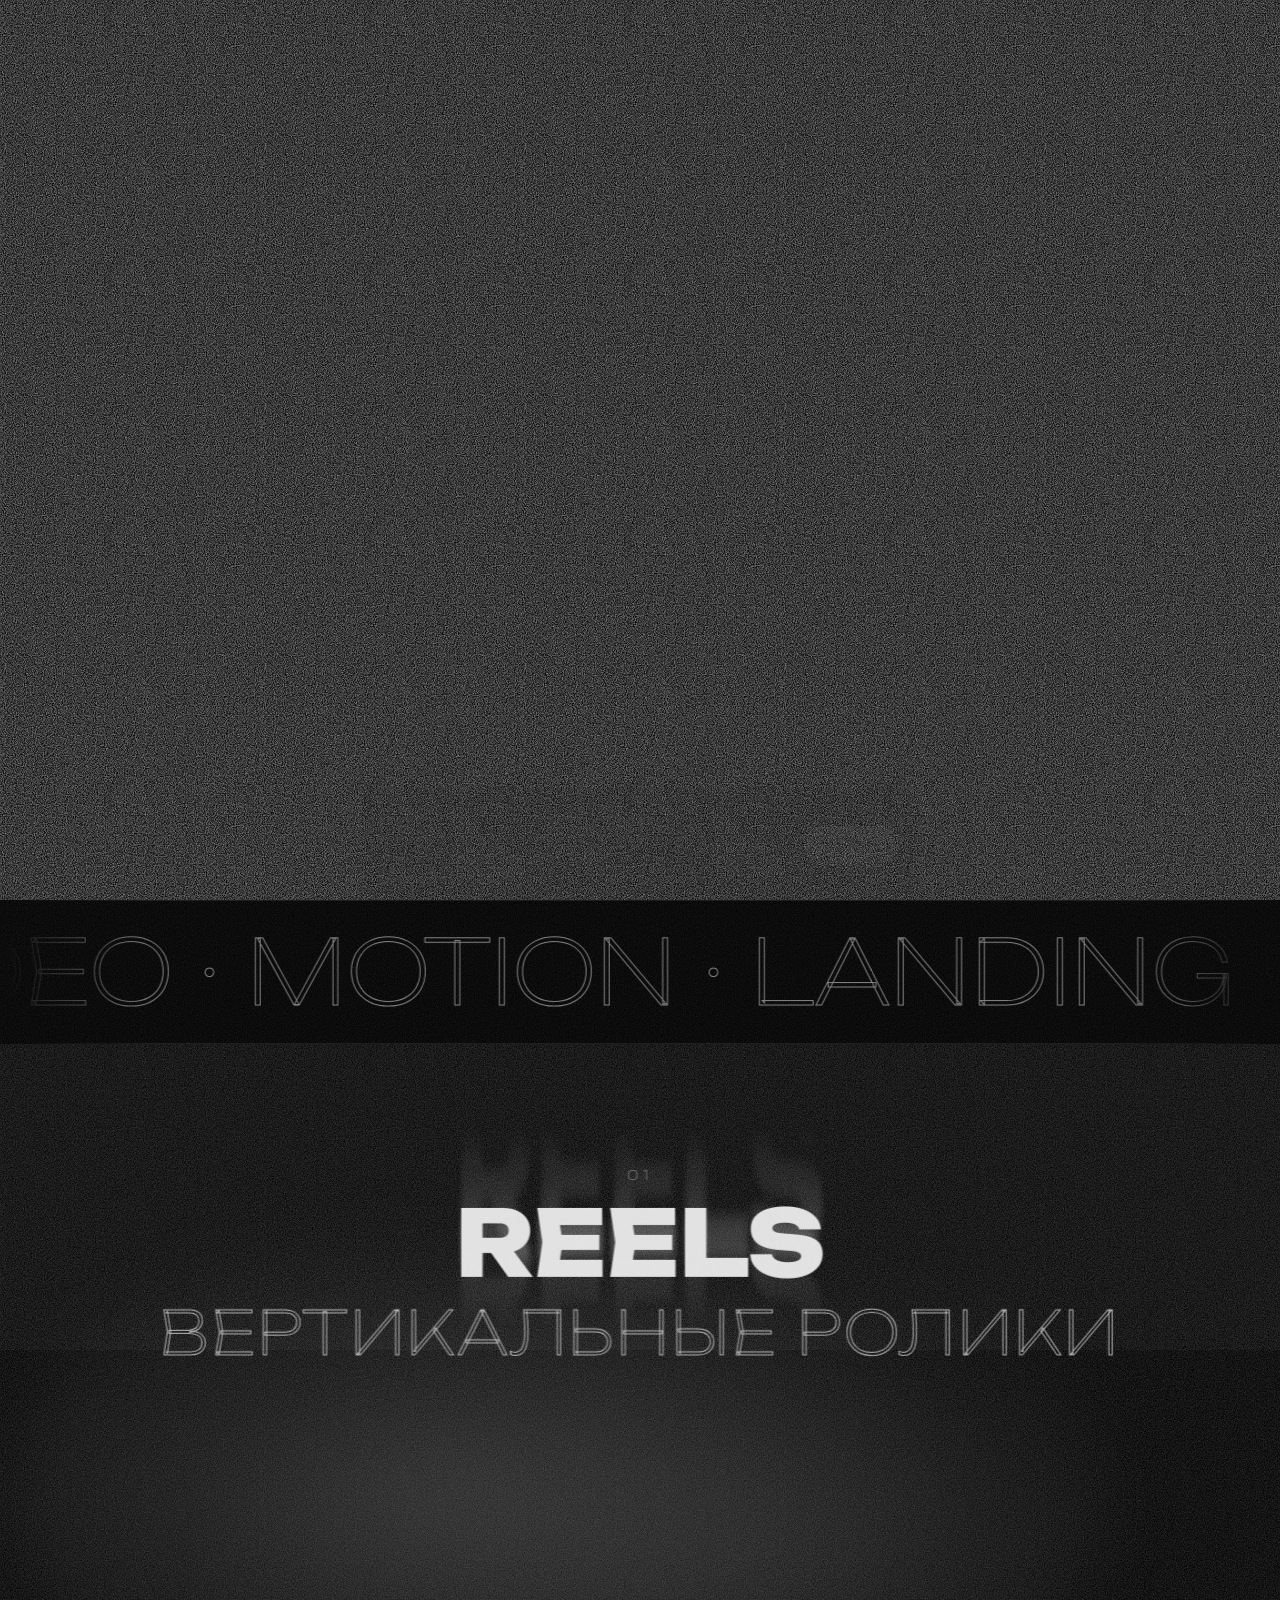
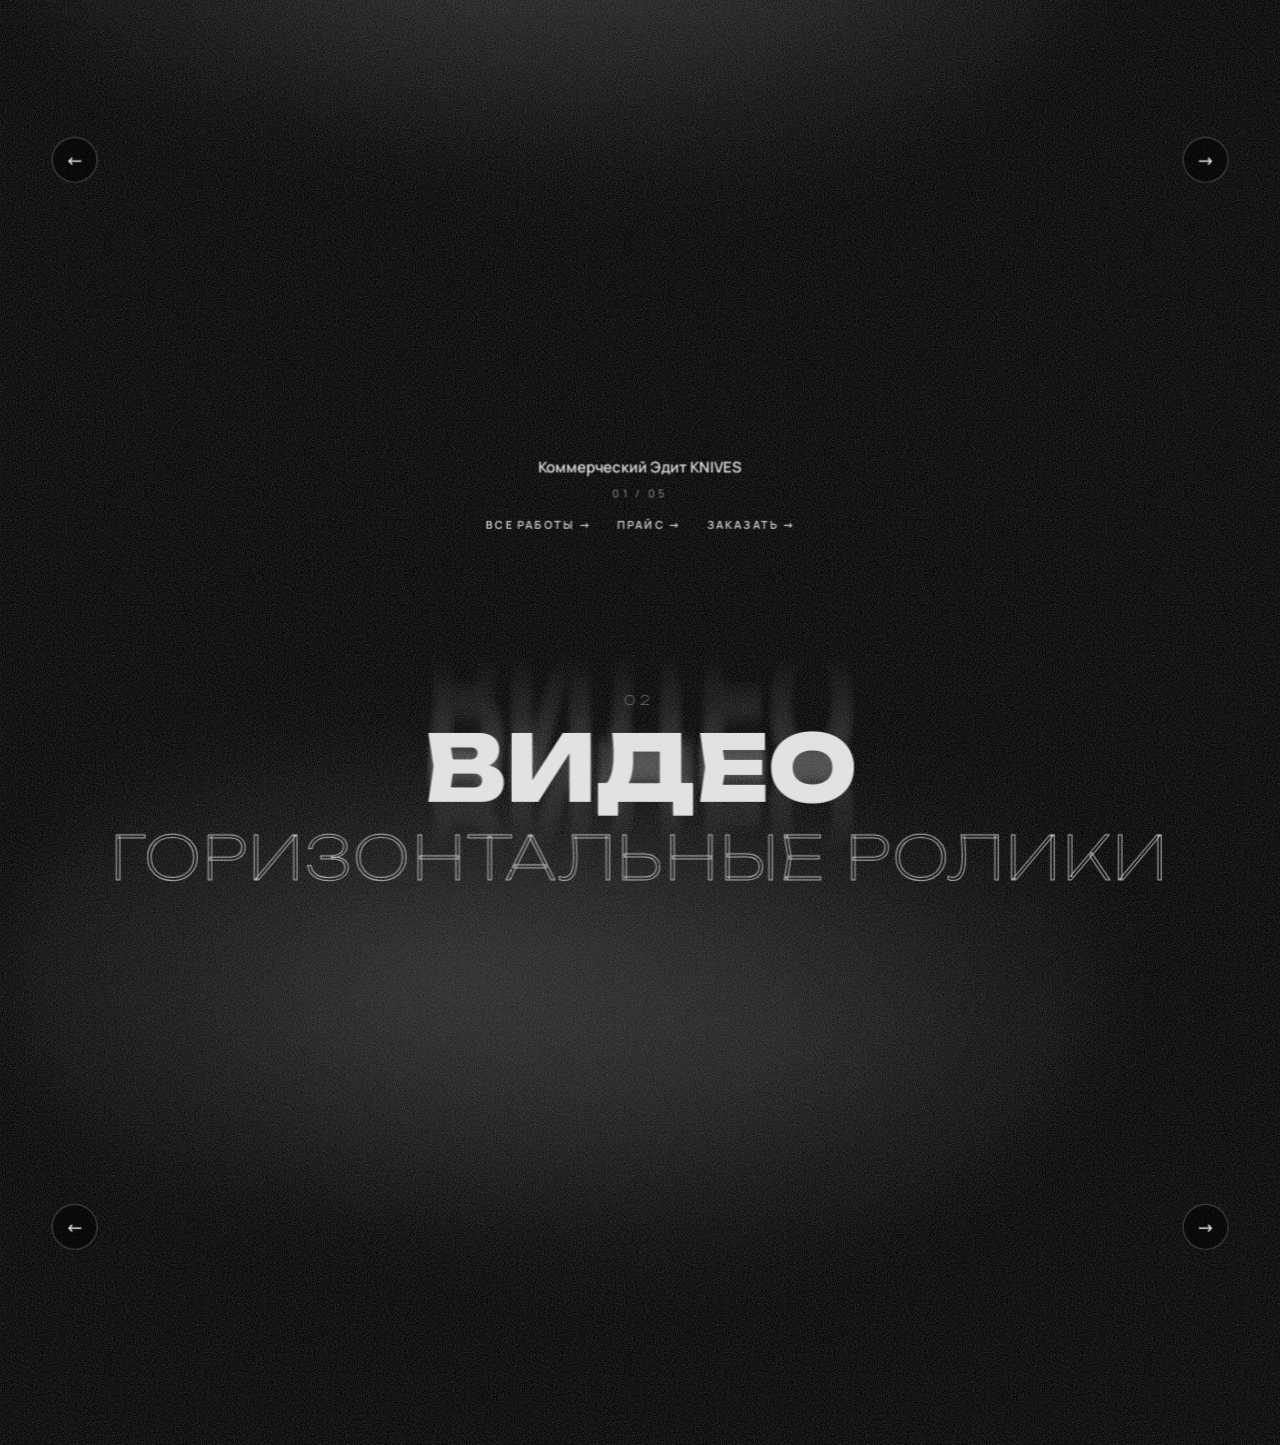
<file: danil66/index.html>
<!doctype html><html lang="ru"><head><meta charset="utf-8"><meta http-equiv="refresh" content="0; url=/"><link rel="canonical" href="https://portfolio-danil.ru/"><meta name="robots" content="noindex"><title>DANIL66</title></head><body><a href="/">portfolio-danil.ru</a></body></html>
</file>
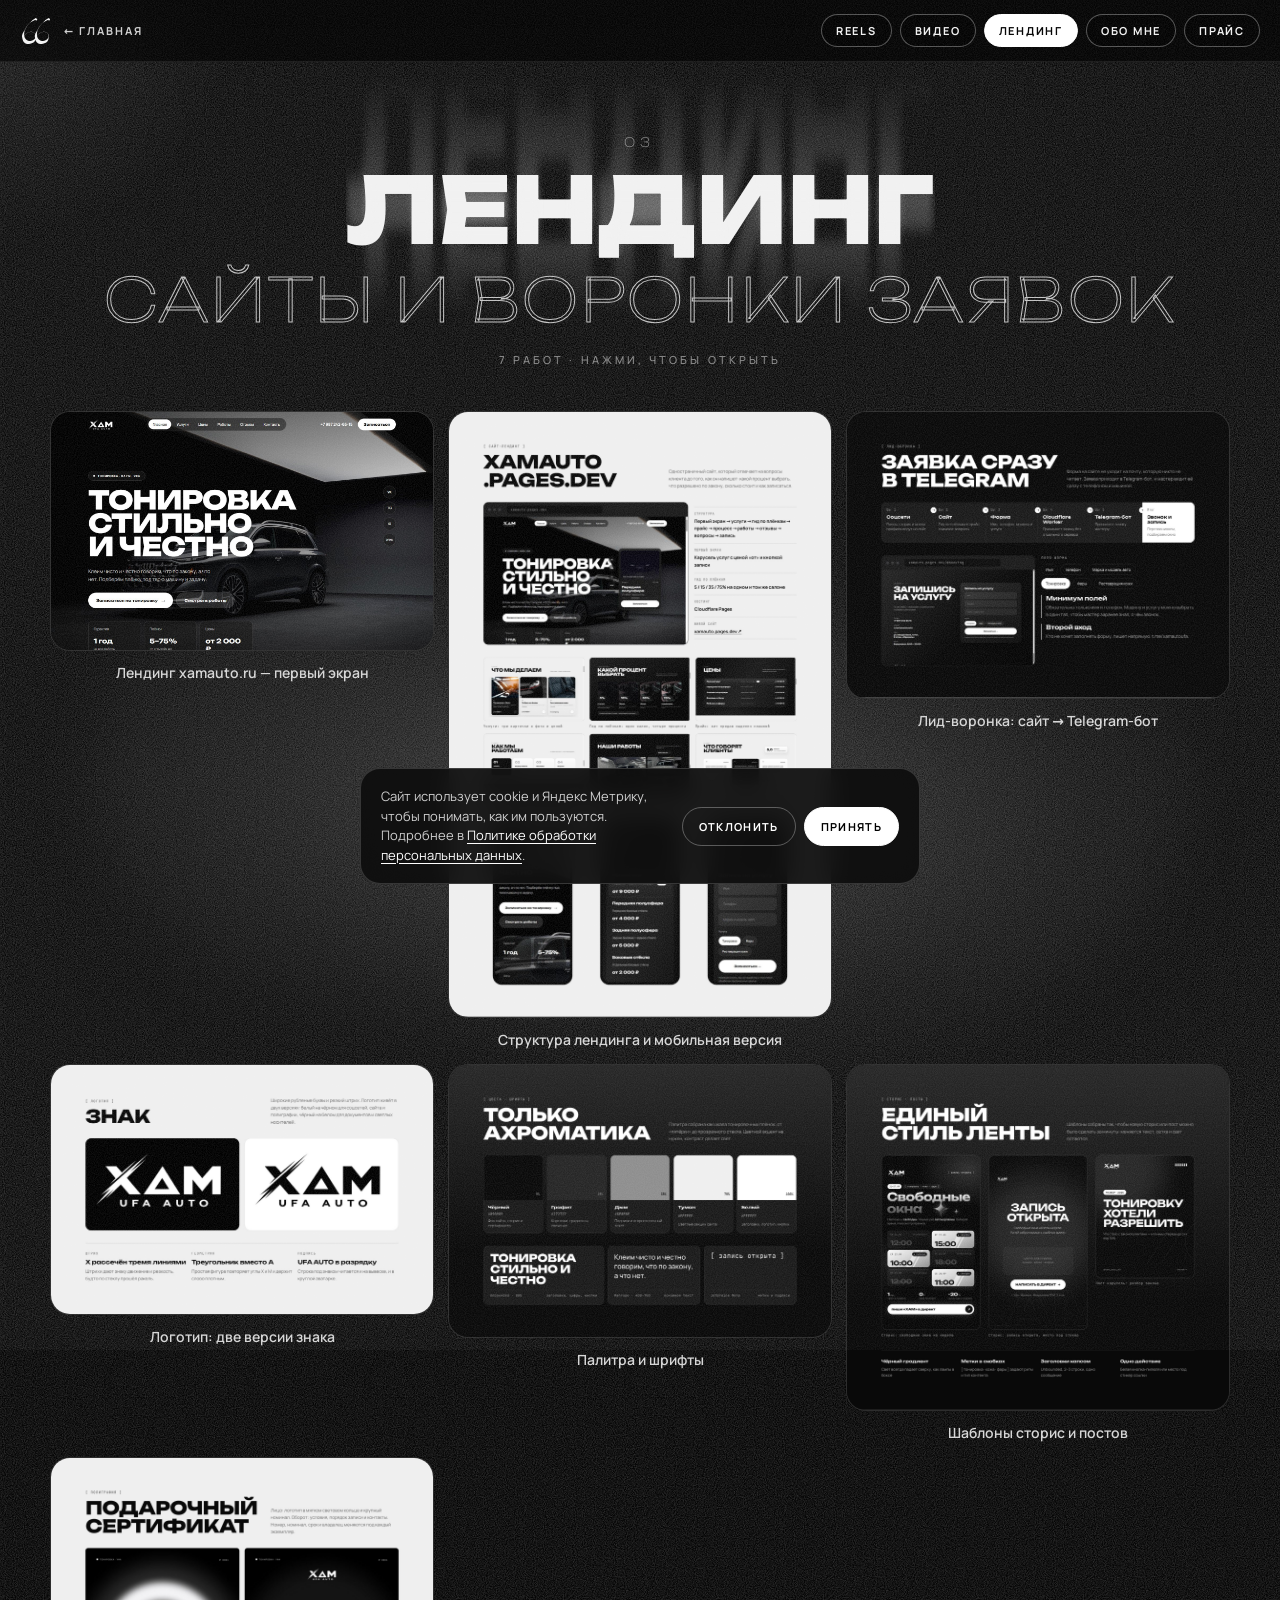
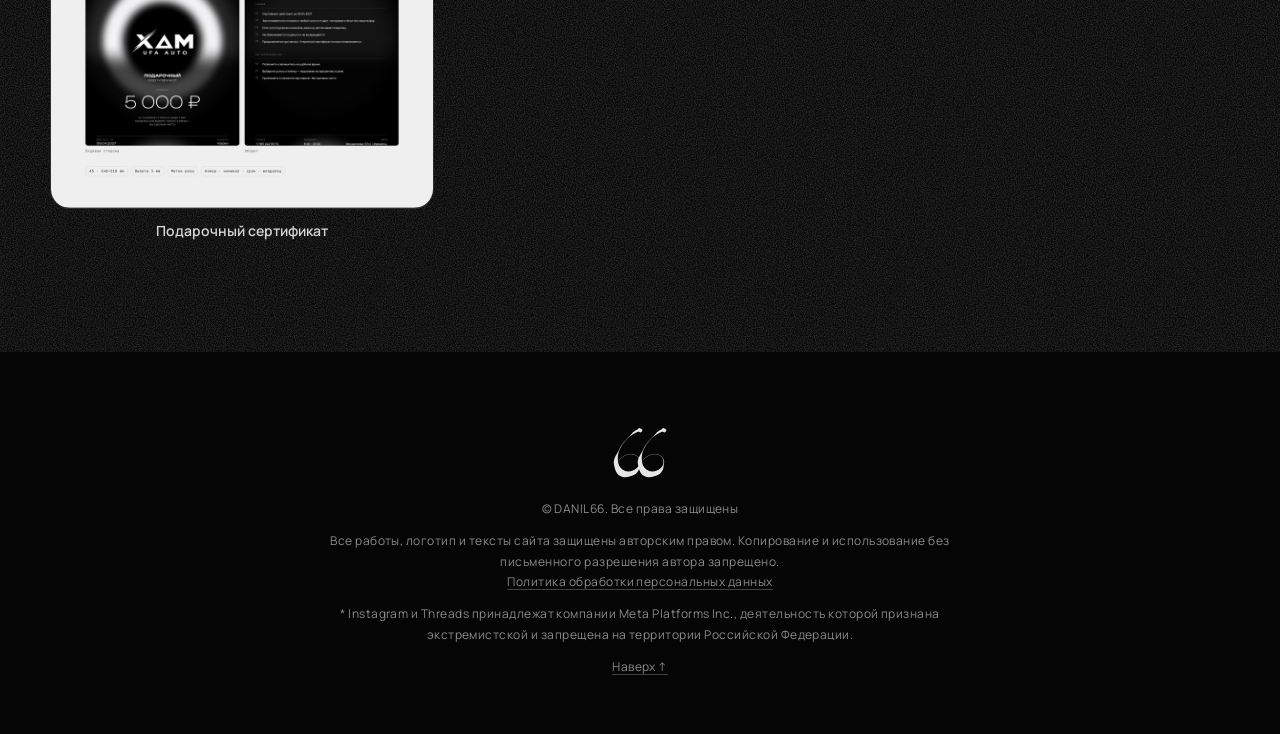
<file: design/index.html>
<!doctype html>
<html lang="ru">
<head>
  <meta charset="utf-8">
  <meta name="viewport" content="width=device-width, initial-scale=1, minimum-scale=1, viewport-fit=cover">
  <title>Лендинг — все работы · DANIL66</title>
  <meta name="description" content="Лендинги DANIL66: сайт под услугу, воронка заявок в Telegram.">
  <link rel="canonical" href="https://portfolio-danil.ru/design/">
  <meta property="og:type" content="website">
  <meta property="og:url" content="https://portfolio-danil.ru/design/">
  <meta property="og:image" content="https://portfolio-danil.ru/brand/66-smoke-on-black.png">
  <meta property="og:title" content="Лендинг — все работы · DANIL66">
  <meta property="og:description" content="Лендинги DANIL66: сайт под услугу, воронка заявок в Telegram.">
  <meta name="theme-color" content="#050505">
  <link rel="icon" href="/brand/favicon.svg" type="image/svg+xml">
  <link rel="preload" href="/fonts/unbounded-latin.woff2" as="font" type="font/woff2" crossorigin>
  <link rel="stylesheet" href="/style.css?v=4316d05c">
  <script>document.documentElement.classList.add('js')</script>
  <script src="/consent.js?v=8b8f7968" defer></script>
</head>
<body class="page">
<div class="cursor-light" aria-hidden="true"></div>
<header class="topbar">
  <a class="back" href="/" aria-label="На главную"><img draggable="false" src="/brand/66-white.svg" alt="DANIL66" width="40" height="38"><span>← Главная</span></a>
  <nav class="pills" aria-label="Разделы"><a class="pill" href="/reels/">Reels</a><a class="pill" href="/video/">Видео</a><a class="pill on" href="/design/">Лендинг</a><a class="pill" href="/#about">Обо мне</a><a class="pill" href="/#prices">Прайс</a></nav>
</header>
<main>
  <section class="sec" data-amb id="works">
    <div class="sec-head" data-reveal><span class="num">03</span><h1 class="streak" data-t="Лендинг">Лендинг</h1><span class="outline">САЙТЫ И ВОРОНКИ ЗАЯВОК</span></div>
    <p class="count" data-reveal>7 работ · нажми, чтобы открыть</p>
    <div class="wrap">
      <div class="wgrid d">
      <figure class="wcard" data-kind="image" data-reveal style="--d:0ms"><div class="wbox" style="--r:1.6000"><img src="/static/media/xam/site.jpg?v=53900844" alt="Лендинг xamauto.ru — первый экран" loading="lazy"></div><figcaption>Лендинг xamauto.ru — первый экран</figcaption></figure>
      <figure class="wcard" data-kind="image" data-reveal style="--d:90ms"><div class="wbox" style="--r:0.6322"><img src="/static/media/xam/landing.jpg?v=48ddd797" alt="Структура лендинга и мобильная версия" loading="lazy"></div><figcaption>Структура лендинга и мобильная версия</figcaption></figure>
      <figure class="wcard" data-kind="image" data-reveal style="--d:180ms"><div class="wbox" style="--r:1.3356"><img src="/static/media/xam/funnel.jpg?v=c2f1d947" alt="Лид-воронка: сайт → Telegram-бот" loading="lazy"></div><figcaption>Лид-воронка: сайт → Telegram-бот</figcaption></figure>
      <figure class="wcard" data-kind="image" data-reveal style="--d:270ms"><div class="wbox" style="--r:1.5311"><img src="/static/media/xam/logo.jpg?v=853dd961" alt="Логотип: две версии знака" loading="lazy"></div><figcaption>Логотип: две версии знака</figcaption></figure>
      <figure class="wcard" data-kind="image" data-reveal style="--d:0ms"><div class="wbox" style="--r:1.4011"><img src="/static/media/xam/palette.jpg?v=628671b3" alt="Палитра и шрифты" loading="lazy"></div><figcaption>Палитра и шрифты</figcaption></figure>
      <figure class="wcard" data-kind="image" data-reveal style="--d:90ms"><div class="wbox" style="--r:1.1057"><img src="/static/media/xam/feed.jpg?v=9ec49ae7" alt="Шаблоны сторис и постов" loading="lazy"></div><figcaption>Шаблоны сторис и постов</figcaption></figure>
      <figure class="wcard" data-kind="image" data-reveal style="--d:180ms"><div class="wbox" style="--r:1.0899"><img src="/static/media/xam/certificate.jpg?v=8ee09396" alt="Подарочный сертификат" loading="lazy"></div><figcaption>Подарочный сертификат</figcaption></figure>
      </div>
    </div>
    <div class="links" data-reveal><a href="/">← На главную</a><a href="/#prices">Прайс →</a><a href="https://t.me/noirout" target="_blank" rel="noopener">Заказать →</a></div>
  </section>
</main>
<footer>
  <img draggable="false" src="/brand/66-white.svg" alt="" width="60" height="57">
  <span>© DANIL66. Все права защищены</span>
  <p class="legal">Все работы, логотип и тексты сайта защищены авторским правом. Копирование и использование без письменного разрешения автора запрещено.<br>
  <a href="/privacy/">Политика обработки персональных данных</a></p>
  <p class="legal small">* Instagram и Threads принадлежат компании Meta Platforms Inc., деятельность которой признана экстремистской и запрещена на территории Российской Федерации.</p>
  <a href="#top" onclick="scrollTo(0,0);return false">Наверх ↑</a>
</footer>
<div class="modal" id="modal" hidden><button class="x" aria-label="Закрыть">×</button><div class="box"></div></div>
<script src="/works.js?v=f7942813"></script>
<script>/* no "save image" menu or dragging for the logo and works */document.addEventListener('contextmenu',e=>{if(e.target.closest('img,video,.logo,.card,.wcard'))e.preventDefault()});document.addEventListener('dragstart',e=>{if(e.target.closest('img,video'))e.preventDefault()});</script>
</body>
</html>
</file>
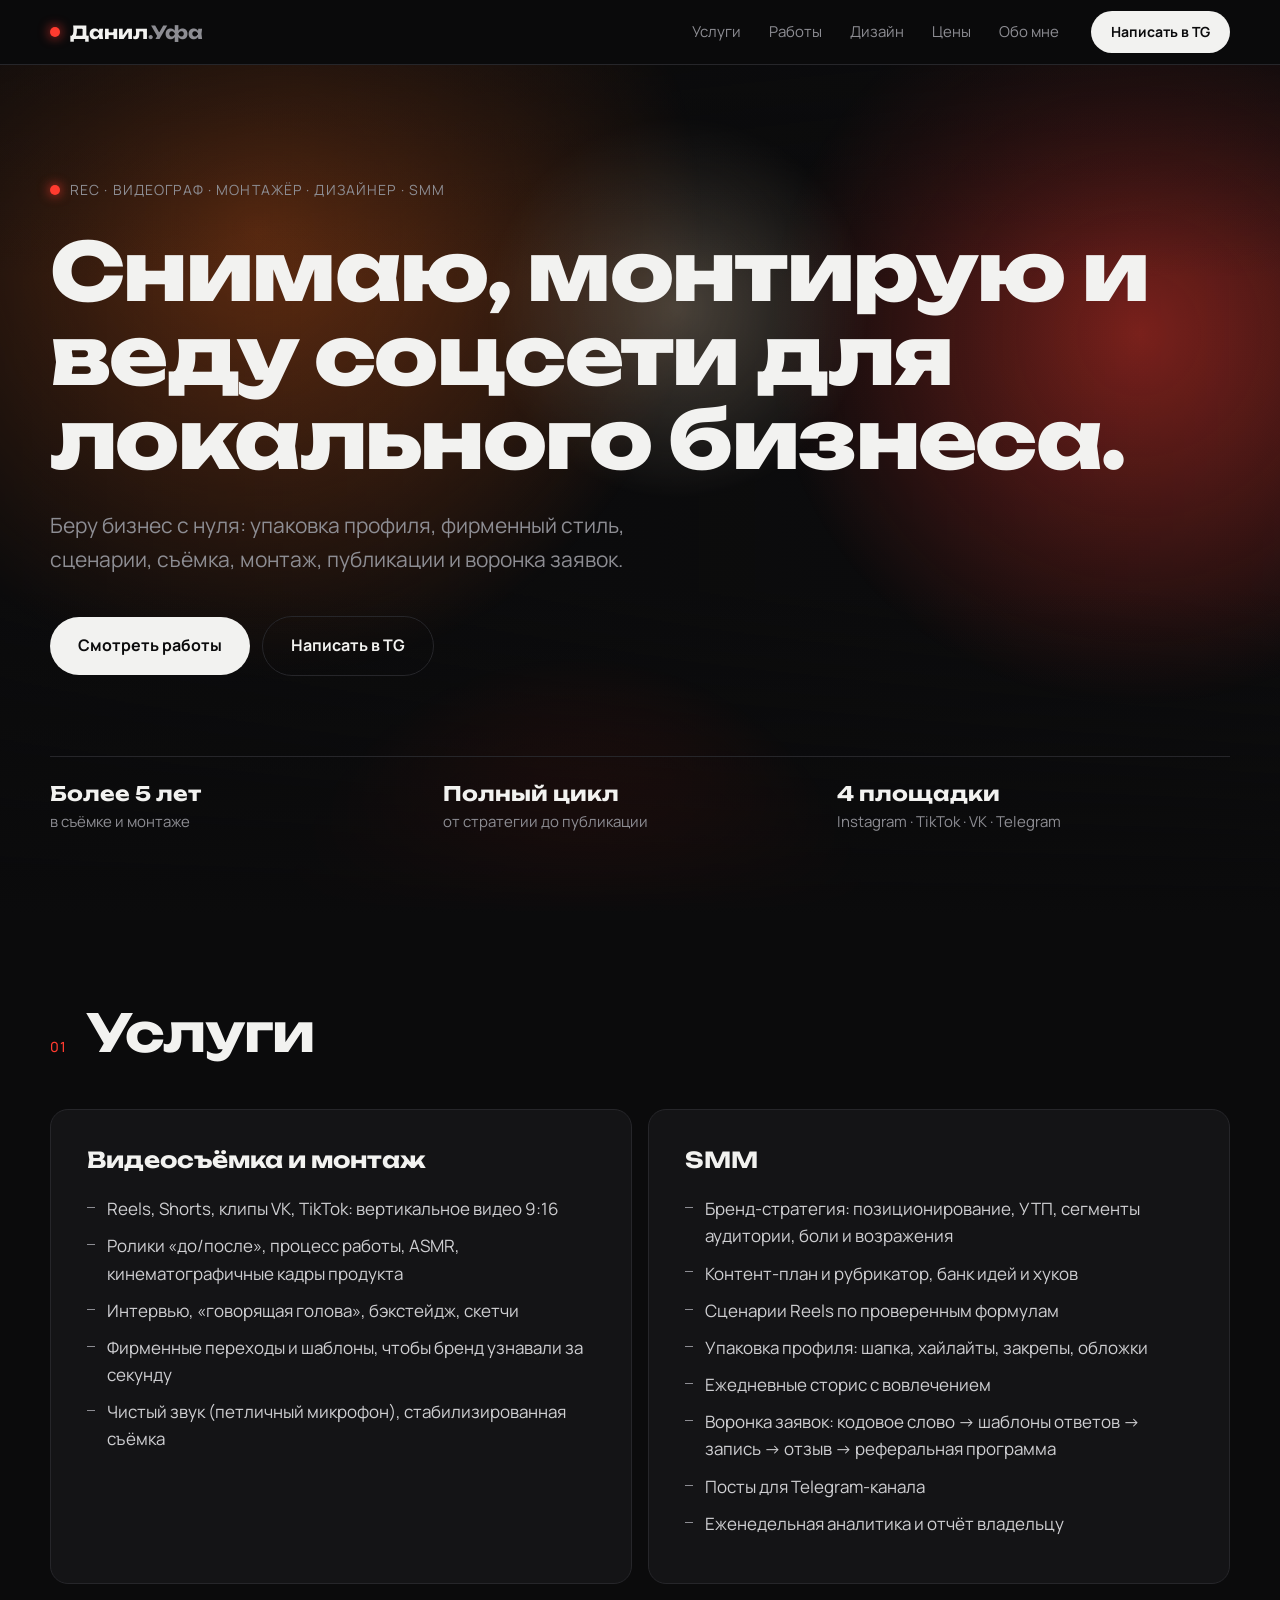
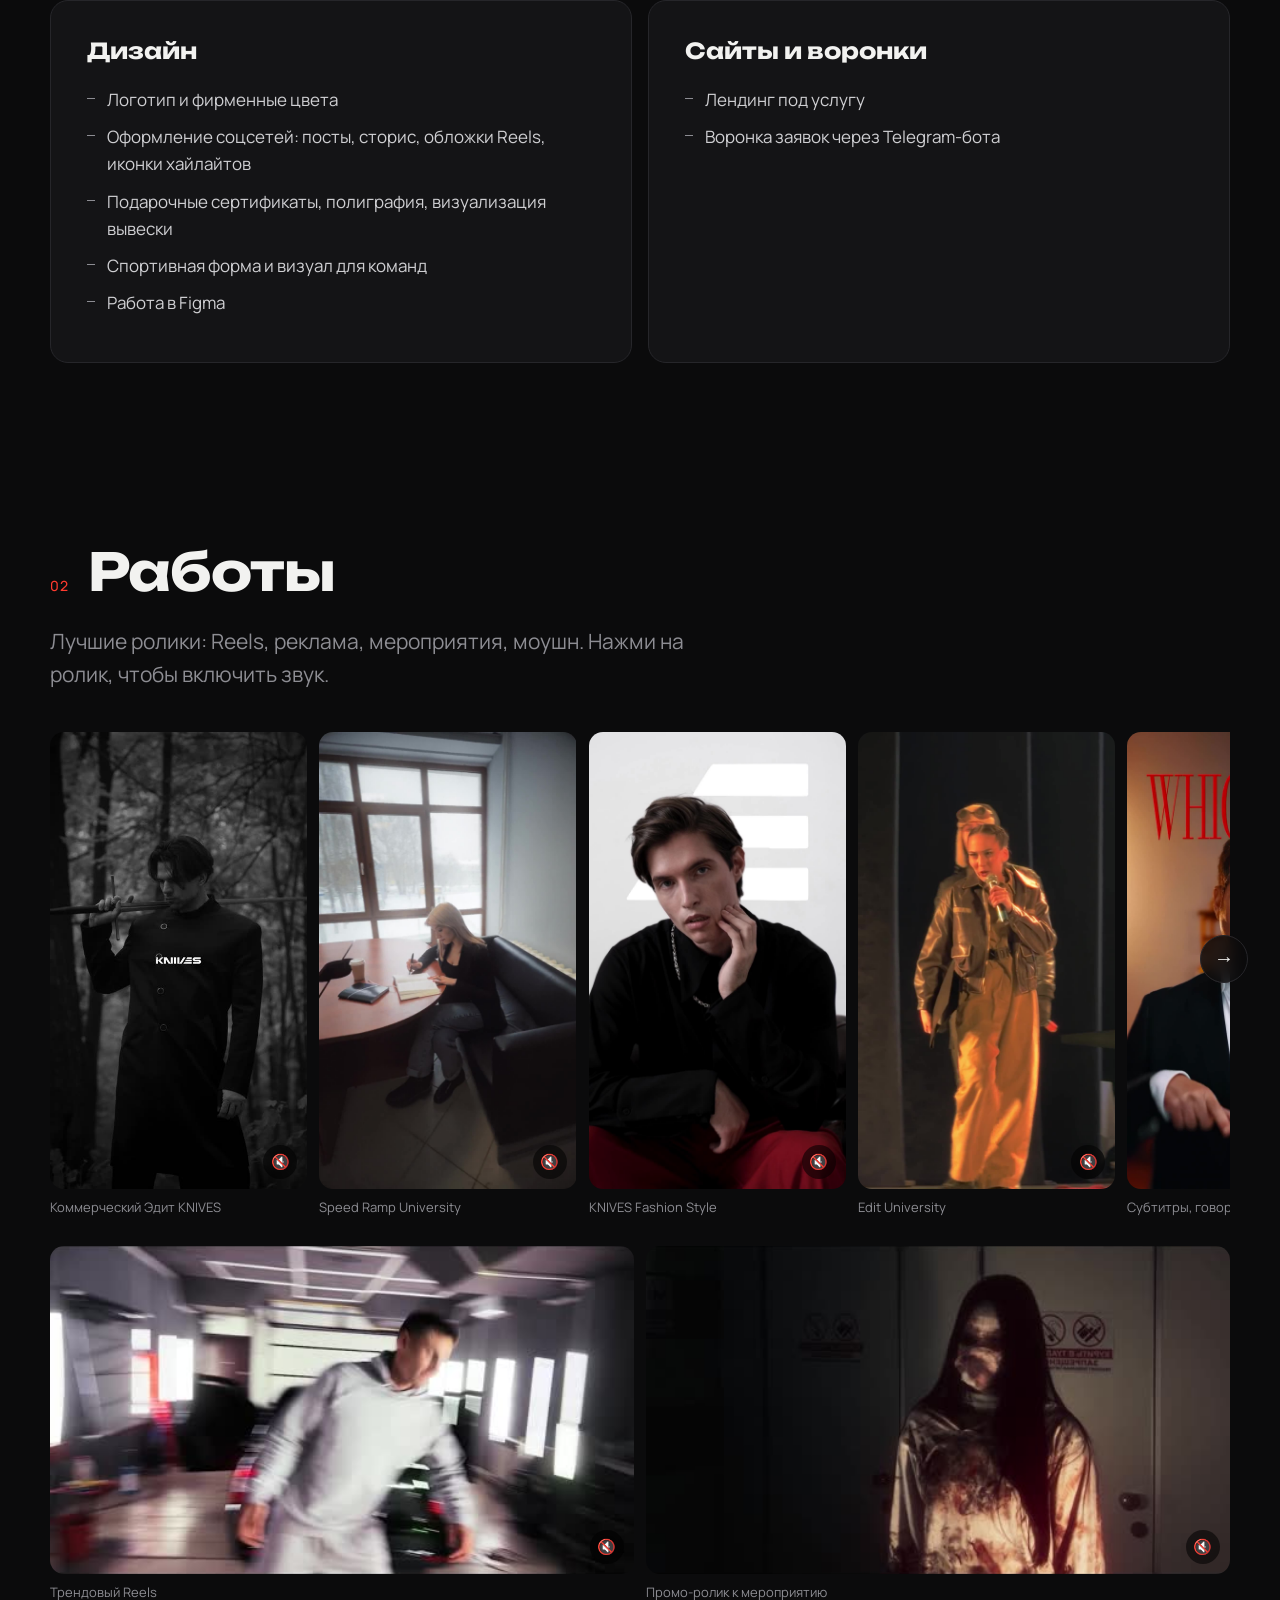
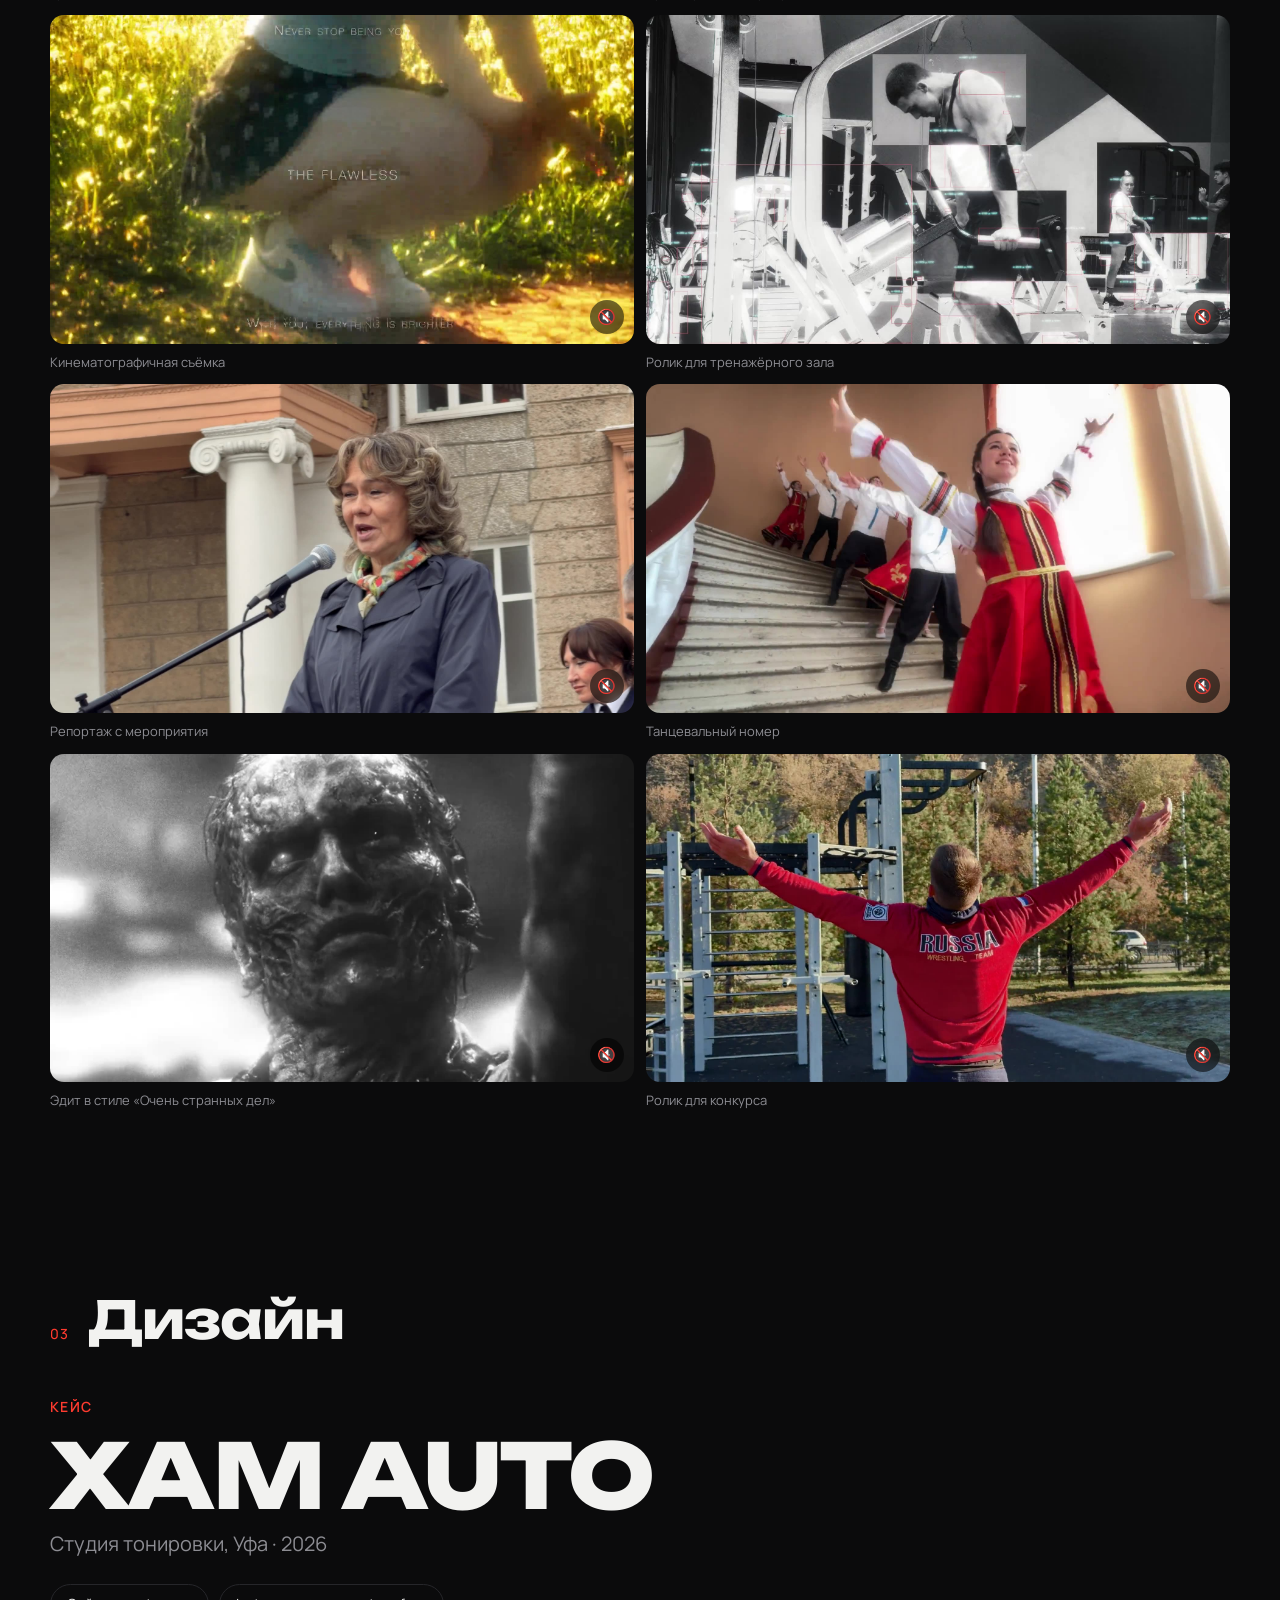
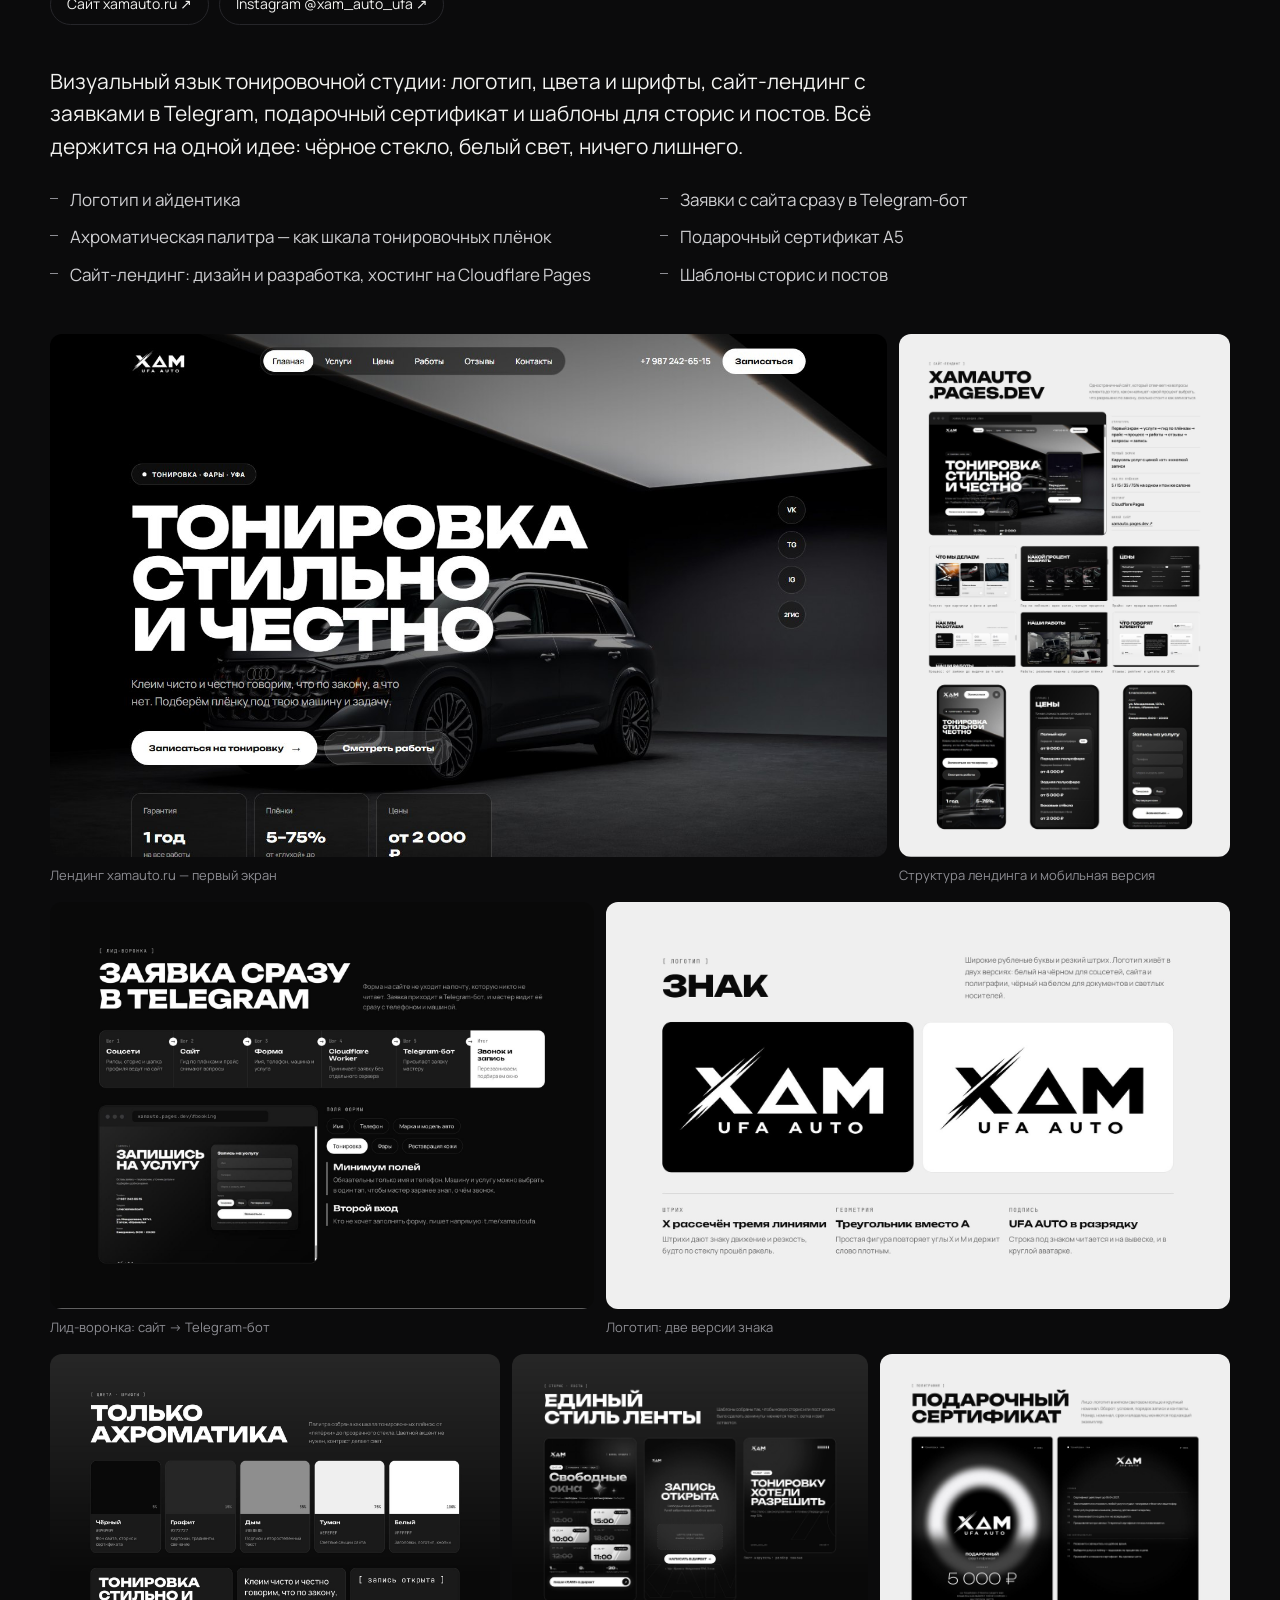
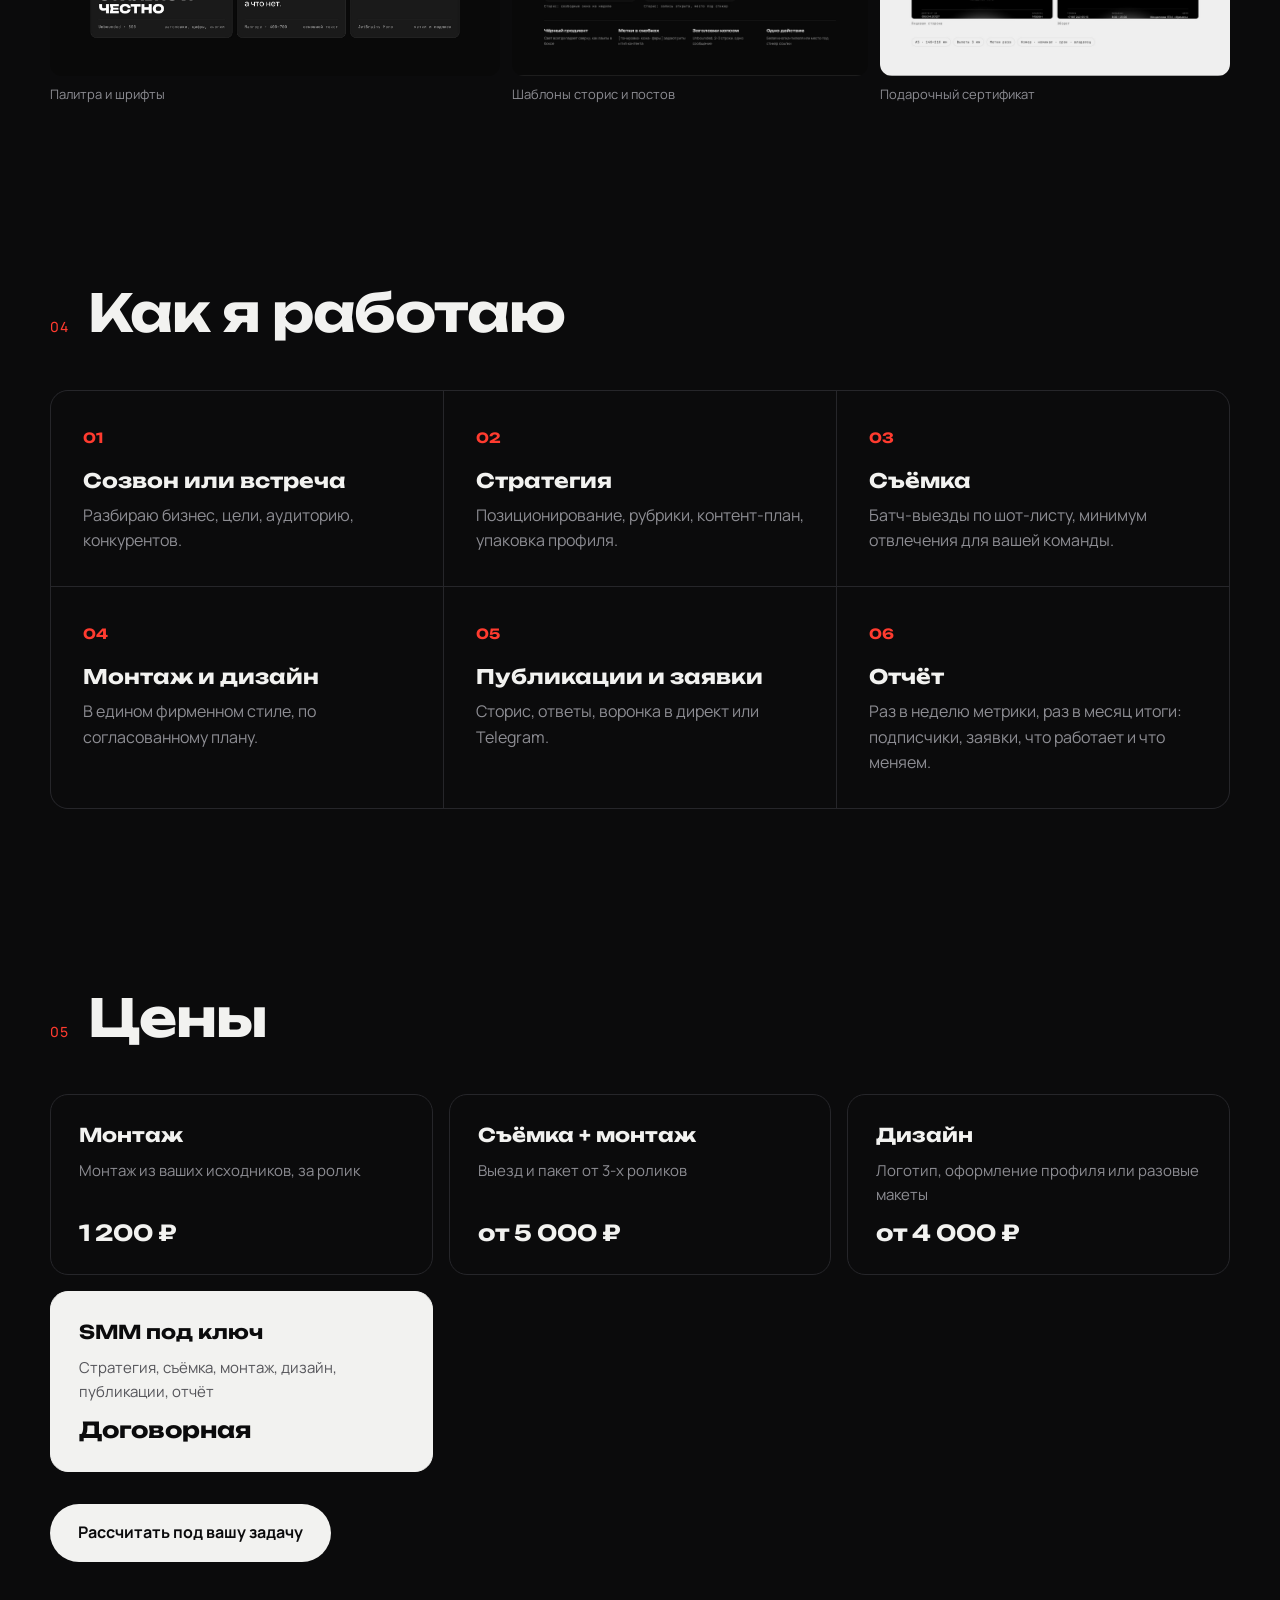
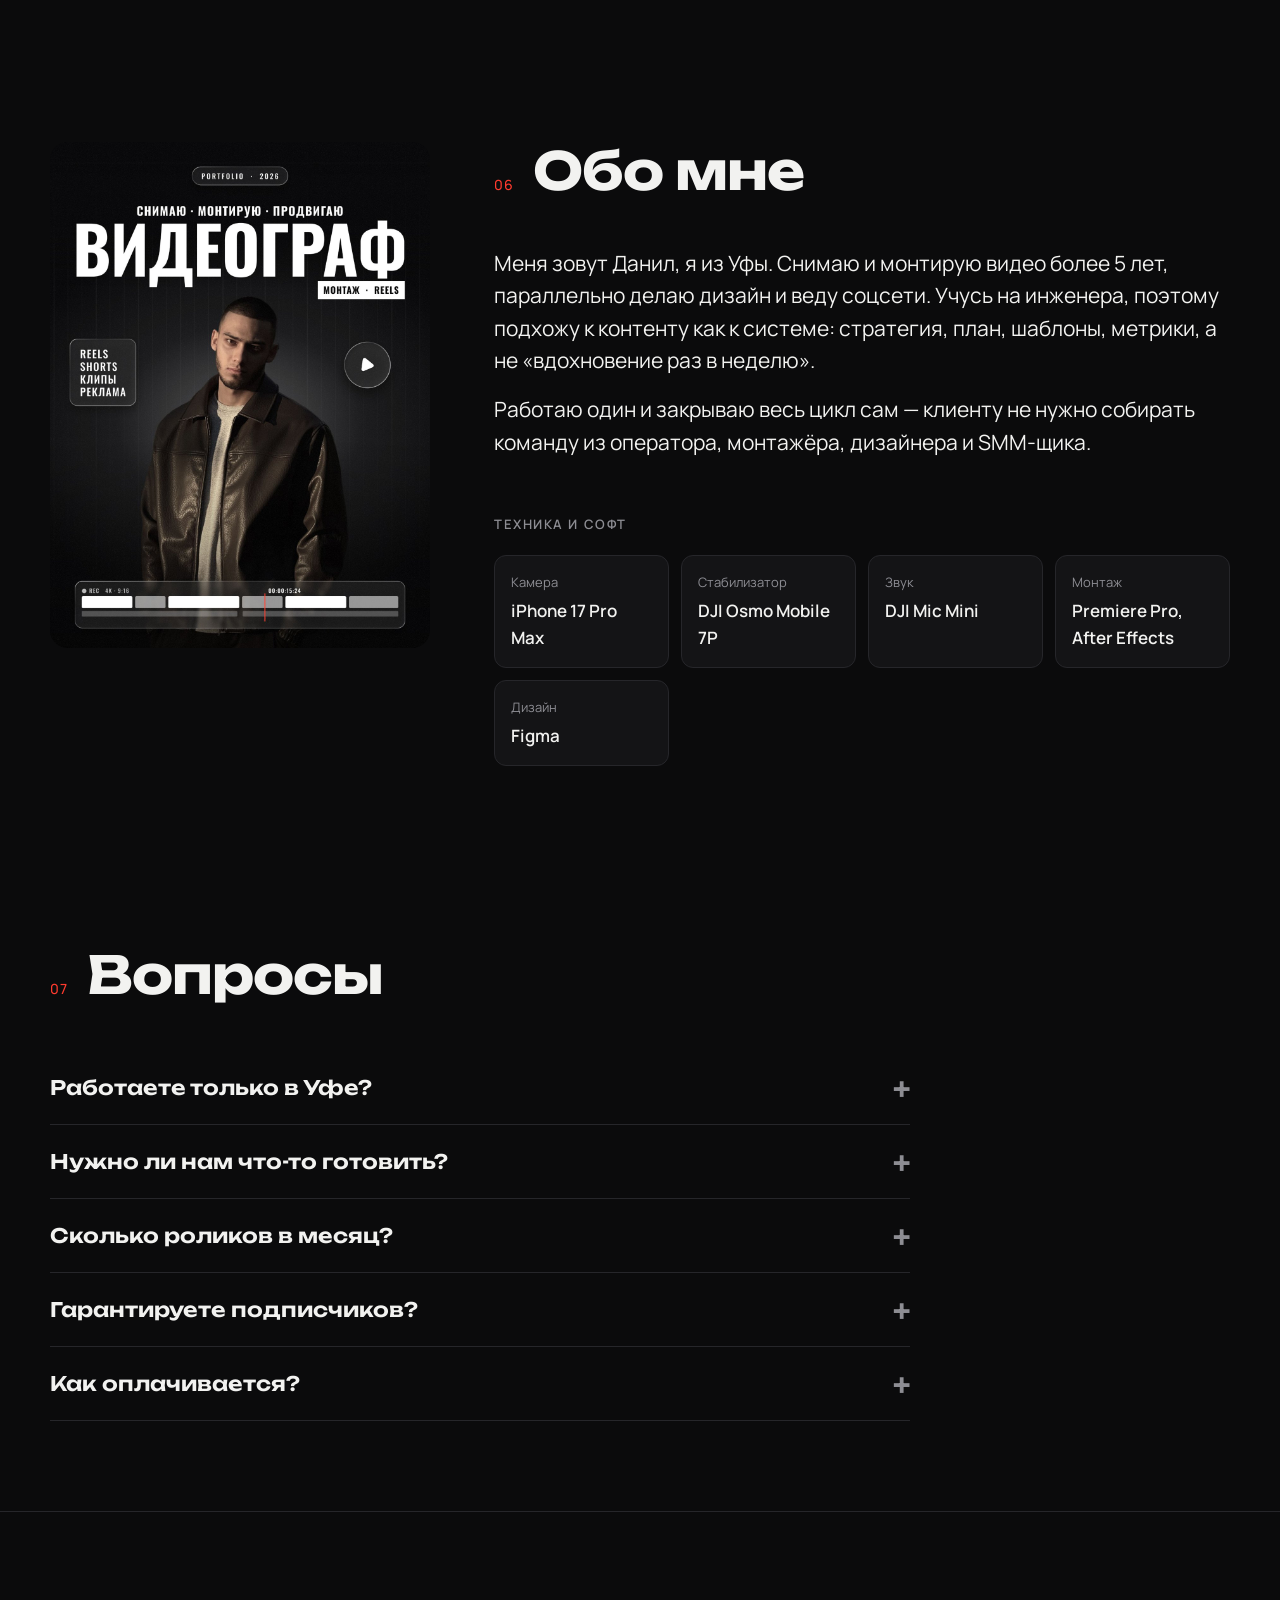
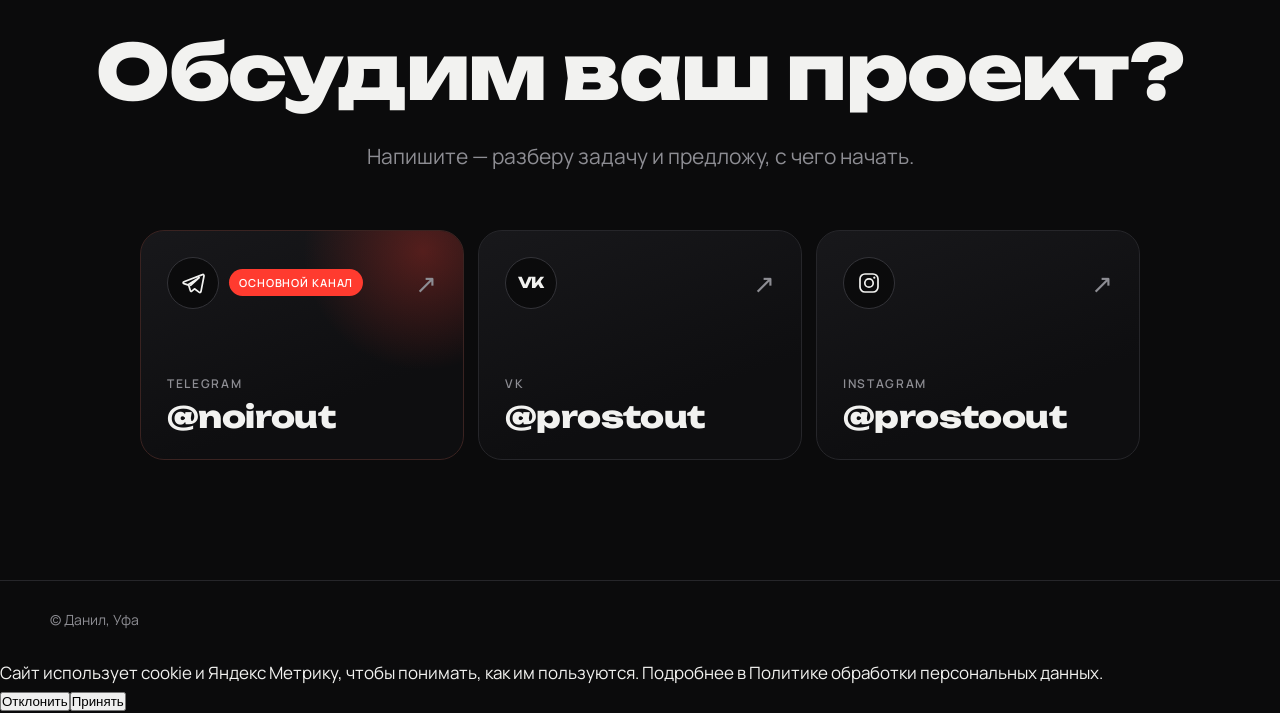
<file: old/index.html>
<!doctype html>
<html lang="ru">
<head>
  <meta charset="utf-8">
  <meta name="robots" content="noindex">
  <meta name="viewport" content="width=device-width, initial-scale=1">
  <title>Данил — видео, дизайн и SMM для бизнеса · Уфа</title>
  <meta name="description" content="Снимаю, монтирую и веду соцсети для локального бизнеса. Reels, дизайн, SMM и воронки заявок под ключ. Уфа.">
  <meta property="og:title" content="Данил — видео, дизайн и SMM для бизнеса · Уфа">
  <meta property="og:description" content="Снимаю, монтирую и веду соцсети для локального бизнеса. Reels, дизайн, SMM и воронки заявок под ключ. Уфа.">
  <link rel="preconnect" href="https://fonts.googleapis.com">
  <link rel="preconnect" href="https://fonts.gstatic.com" crossorigin>
  <link href="https://fonts.googleapis.com/css2?family=Manrope:wght@400;500;600;700&family=Unbounded:wght@500;700;800&display=swap" rel="stylesheet">
  <link rel="stylesheet" href="/static/style.css?v=1794305632">
  <script src="/consent.js" defer></script>
</head>
<body>

<header class="nav">
  <div class="wrap nav-in">
    <a href="#top" class="logo"><span class="rec"></span><span>Данил<span class="dim">.Уфа</span></span></a>
    <nav class="nav-links">
      <a href="#services">Услуги</a>
      <a href="#works">Работы</a>
      <a href="#design">Дизайн</a>
      <a href="#prices">Цены</a>
      <a href="#about">Обо мне</a>
    </nav>
    <a href="https://t.me/noirout" class="btn btn-sm" target="_blank" rel="noopener">Написать в TG</a>
  </div>
</header>

<main id="top">

  <!-- 1. HERO -->
  <section class="hero">
    <div class="hero-bg" aria-hidden="true">
      <i class="glow g1"></i><i class="glow g2"></i><i class="glow g3"></i><i class="glow g4"></i>
    </div>
    <div class="wrap">
      <p class="eyebrow"><span class="rec"></span>REC · Видеограф · монтажёр · дизайнер · SMM</p>
      <h1>Снимаю, монтирую и веду соцсети для локального бизнеса.</h1>
      <p class="lead">Беру бизнес с нуля: упаковка профиля, фирменный стиль, сценарии, съёмка, монтаж, публикации и воронка заявок.</p>
      <div class="actions">
        <a href="#works" class="btn">Смотреть работы</a>
        <a href="https://t.me/noirout" class="btn btn-ghost" target="_blank" rel="noopener">Написать в TG</a>
        
      </div>
      <ul class="facts">
        
        <li><b>Более 5 лет</b><span>в съёмке и монтаже</span></li>
        
        <li><b>Полный цикл</b><span>от стратегии до публикации</span></li>
        
        <li><b>4 площадки</b><span>Instagram · TikTok · VK · Telegram</span></li>
        
      </ul>
    </div>
  </section>

  <!-- 3. УСЛУГИ -->
  <section class="section" id="services">
    <div class="wrap">
      <h2 class="h2"><span class="num">01</span>Услуги</h2>
      <div class="cards">
        
        <article class="card">
          <h3>Видеосъёмка и монтаж</h3>
          <ul class="list">
            <li>Reels, Shorts, клипы VK, TikTok: вертикальное видео 9:16</li><li>Ролики «до/после», процесс работы, ASMR, кинематографичные кадры продукта</li><li>Интервью, «говорящая голова», бэкстейдж, скетчи</li><li>Фирменные переходы и шаблоны, чтобы бренд узнавали за секунду</li><li>Чистый звук (петличный микрофон), стабилизированная съёмка</li>
          </ul>
        </article>
        
        <article class="card">
          <h3>SMM</h3>
          <ul class="list">
            <li>Бренд-стратегия: позиционирование, УТП, сегменты аудитории, боли и возражения</li><li>Контент-план и рубрикатор, банк идей и хуков</li><li>Сценарии Reels по проверенным формулам</li><li>Упаковка профиля: шапка, хайлайты, закрепы, обложки</li><li>Ежедневные сторис с вовлечением</li><li>Воронка заявок: кодовое слово → шаблоны ответов → запись → отзыв → реферальная программа</li><li>Посты для Telegram-канала</li><li>Еженедельная аналитика и отчёт владельцу</li>
          </ul>
        </article>
        
        <article class="card">
          <h3>Дизайн</h3>
          <ul class="list">
            <li>Логотип и фирменные цвета</li><li>Оформление соцсетей: посты, сторис, обложки Reels, иконки хайлайтов</li><li>Подарочные сертификаты, полиграфия, визуализация вывески</li><li>Спортивная форма и визуал для команд</li><li>Работа в Figma</li>
          </ul>
        </article>
        
        <article class="card">
          <h3>Сайты и воронки</h3>
          <ul class="list">
            <li>Лендинг под услугу</li><li>Воронка заявок через Telegram-бота</li>
          </ul>
        </article>
        
      </div>
    </div>
  </section>

  <!-- РАБОТЫ: лучшие ролики -->
  
  <section class="section" id="works">
    <div class="wrap">
      <h2 class="h2"><span class="num">02</span>Работы</h2>
      <p class="lead section-lead">Лучшие ролики: Reels, реклама, мероприятия, моушн. Нажми на ролик, чтобы включить звук.</p>
      <div class="carousel">
        <div class="reels-row">
  <figure class="clip v">
    <div class="clip-box">
      <video src="/kenvforestdemo.mp4?v=1794303642" poster="/static/media/other/knives-forest-demo.jpg"
             muted loop playsinline preload="none"></video>
      <span class="sound" aria-hidden="true">🔇</span>
    </div>
    <figcaption>Коммерческий Эдит KNIVES</figcaption>
  </figure>
  <figure class="clip v">
    <div class="clip-box">
      <video src="/static/media/other/reel-tour.mp4?v=1794303642" poster="/static/media/other/reel-tour.jpg?v=1790855872"
             muted loop playsinline preload="none"></video>
      <span class="sound" aria-hidden="true">🔇</span>
    </div>
    <figcaption>Speed Ramp University</figcaption>
  </figure>
  <figure class="clip v">
    <div class="clip-box">
      <video src="/static/media/other/reel-knives-2.mp4?v=1794303642" poster="/static/media/other/reel-knives-2.jpg?v=1791520744"
             muted loop playsinline preload="none"></video>
      <span class="sound" aria-hidden="true">🔇</span>
    </div>
    <figcaption>KNIVES Fashion Style</figcaption>
  </figure>
  <figure class="clip v">
    <div class="clip-box">
      <video src="/static/media/other/reel-edit.mp4?v=1794303642" poster="/static/media/other/reel-edit.jpg?v=1790855872"
             muted loop playsinline preload="none"></video>
      <span class="sound" aria-hidden="true">🔇</span>
    </div>
    <figcaption>Edit University</figcaption>
  </figure>
  <figure class="clip v">
    <div class="clip-box">
      <video src="/static/media/other/reel-talk.mp4?v=1794303642" poster="/static/media/other/reel-talk.jpg?v=1790855872"
             muted loop playsinline preload="none"></video>
      <span class="sound" aria-hidden="true">🔇</span>
    </div>
    <figcaption>Субтитры, говорящая голова</figcaption>
  </figure>
        </div>
        <button class="arrow prev" aria-label="Назад">←</button>
        <button class="arrow next" aria-label="Вперёд">→</button>
      </div>
      <div class="wide">
  <figure class="clip h">
    <div class="clip-box">
      <video src="/пожарdemo.mp4?v=1794303642" poster="/static/media/other/fire-demo.jpg"
             muted loop playsinline preload="none"></video>
      <span class="sound" aria-hidden="true">🔇</span>
    </div>
    <figcaption>Трендовый Reels</figcaption>
  </figure>
  <figure class="clip h">
    <div class="clip-box">
      <video src="/velesovdemo.mp4?v=1794303642" poster="/static/media/other/velesov-demo.jpg"
             muted loop playsinline preload="none"></video>
      <span class="sound" aria-hidden="true">🔇</span>
    </div>
    <figcaption>Промо-ролик к мероприятию</figcaption>
  </figure>

        
  <figure class="clip h">
    <div class="clip-box">
      <video src="/static/media/other/video-field.mp4?v=1794303642" poster="/static/media/other/video-field.jpg?v=1790855872"
             muted loop playsinline preload="none"></video>
      <span class="sound" aria-hidden="true">🔇</span>
    </div>
    <figcaption>Кинематографичная съёмка</figcaption>
  </figure>
  <figure class="clip h">
    <div class="clip-box">
      <video src="/static/media/other/video-gym.mp4?v=1794303642" poster="/static/media/other/video-gym.jpg?v=1790855872"
             muted loop playsinline preload="none"></video>
      <span class="sound" aria-hidden="true">🔇</span>
    </div>
    <figcaption>Ролик для тренажёрного зала</figcaption>
  </figure>
  <figure class="clip h">
    <div class="clip-box">
      <video src="/static/media/other/video-event.mp4?v=1794303642" poster="/static/media/other/video-event.jpg?v=1790855872"
             muted loop playsinline preload="none"></video>
      <span class="sound" aria-hidden="true">🔇</span>
    </div>
    <figcaption>Репортаж с мероприятия</figcaption>
  </figure>
  <figure class="clip h">
    <div class="clip-box">
      <video src="/static/media/other/video-dance.mp4?v=1794303642" poster="/static/media/other/video-dance.jpg?v=1790855872"
             muted loop playsinline preload="none"></video>
      <span class="sound" aria-hidden="true">🔇</span>
    </div>
    <figcaption>Танцевальный номер</figcaption>
  </figure>
  <figure class="clip h">
    <div class="clip-box">
      <video src="/static/media/other/video-stranger.mp4?v=1794303642" poster="/static/media/other/video-stranger.jpg?v=1791520665"
             muted loop playsinline preload="none"></video>
      <span class="sound" aria-hidden="true">🔇</span>
    </div>
    <figcaption>Эдит в стиле «Очень странных дел»</figcaption>
  </figure>
  <figure class="clip h">
    <div class="clip-box">
      <video src="/static/media/other/video-contest.mp4?v=1794303642" poster="/static/media/other/video-contest.jpg?v=1791521230"
             muted loop playsinline preload="none"></video>
      <span class="sound" aria-hidden="true">🔇</span>
    </div>
    <figcaption>Ролик для конкурса</figcaption>
  </figure>
      </div>
    </div>
  </section>

  <!-- ДИЗАЙН: кейсы -->
  <section class="section" id="design">
    <div class="wrap">
      <h2 class="h2"><span class="num">03</span>Дизайн</h2>
      
      <article class="case">
        <div class="case-head">
          <p class="tag">Кейс</p>
          <h3 class="case-title">ХАМ AUTO</h3>
          <p class="case-sub">Студия тонировки, Уфа · 2026</p>
          
          <div class="links">
            <a href="https://xamauto.ru/" target="_blank" rel="noopener">Сайт xamauto.ru ↗</a><a href="https://instagram.com/xam_auto_ufa" target="_blank" rel="noopener">Instagram @xam_auto_ufa ↗</a>
          </div>
          
        </div>
        
        <div class="case-body ">
          
          <div class="case-text">
            <p class="big-text">Визуальный язык тонировочной студии: логотип, цвета и шрифты, сайт-лендинг с заявками в Telegram, подарочный сертификат и шаблоны для сторис и постов. Всё держится на одной идее: чёрное стекло, белый свет, ничего лишнего.</p>
            <ul class="list cols"><li>Логотип и айдентика</li><li>Ахроматическая палитра — как шкала тонировочных плёнок</li><li>Сайт-лендинг: дизайн и разработка, хостинг на Cloudflare Pages</li><li>Заявки с сайта сразу в Telegram-бот</li><li>Подарочный сертификат A5</li><li>Шаблоны сторис и постов</li></ul>
            
          </div>
        </div>
        <div class="jgallery">
    <div class="jrow">
      <figure style="flex: 1.6000 1 0">
        <a href="/static/media/xam/site.jpg?v=1790855872" target="_blank"><img src="/static/media/xam/site.jpg?v=1790855872" alt="Лендинг xamauto.ru — первый экран" loading="lazy" style="aspect-ratio: 1.6000"></a>
        <figcaption>Лендинг xamauto.ru — первый экран</figcaption>
      </figure>
      <figure style="flex: 0.6322 1 0">
        <a href="/static/media/xam/landing.jpg?v=1790855872" target="_blank"><img src="/static/media/xam/landing.jpg?v=1790855872" alt="Структура лендинга и мобильная версия" loading="lazy" style="aspect-ratio: 0.6322"></a>
        <figcaption>Структура лендинга и мобильная версия</figcaption>
      </figure>
    </div>
    <div class="jrow">
      <figure style="flex: 1.3356 1 0">
        <a href="/static/media/xam/funnel.jpg?v=1790855872" target="_blank"><img src="/static/media/xam/funnel.jpg?v=1790855872" alt="Лид-воронка: сайт → Telegram-бот" loading="lazy" style="aspect-ratio: 1.3356"></a>
        <figcaption>Лид-воронка: сайт → Telegram-бот</figcaption>
      </figure>
      <figure style="flex: 1.5311 1 0">
        <a href="/static/media/xam/logo.jpg?v=1790855872" target="_blank"><img src="/static/media/xam/logo.jpg?v=1790855872" alt="Логотип: две версии знака" loading="lazy" style="aspect-ratio: 1.5311"></a>
        <figcaption>Логотип: две версии знака</figcaption>
      </figure>
    </div>
    <div class="jrow">
      <figure style="flex: 1.4011 1 0">
        <a href="/static/media/xam/palette.jpg?v=1790855872" target="_blank"><img src="/static/media/xam/palette.jpg?v=1790855872" alt="Палитра и шрифты" loading="lazy" style="aspect-ratio: 1.4011"></a>
        <figcaption>Палитра и шрифты</figcaption>
      </figure>
      <figure style="flex: 1.1057 1 0">
        <a href="/static/media/xam/feed.jpg?v=1790855872" target="_blank"><img src="/static/media/xam/feed.jpg?v=1790855872" alt="Шаблоны сторис и постов" loading="lazy" style="aspect-ratio: 1.1057"></a>
        <figcaption>Шаблоны сторис и постов</figcaption>
      </figure>
      <figure style="flex: 1.0899 1 0">
        <a href="/static/media/xam/certificate.jpg?v=1790855872" target="_blank"><img src="/static/media/xam/certificate.jpg?v=1790855872" alt="Подарочный сертификат" loading="lazy" style="aspect-ratio: 1.0899"></a>
        <figcaption>Подарочный сертификат</figcaption>
      </figure>
    </div>
  </div>
      </article>
      
      
    </div>
  </section>

  <!-- 6. КАК Я РАБОТАЮ -->
  <section class="section">
    <div class="wrap">
      <h2 class="h2"><span class="num">04</span>Как я работаю</h2>
      <ol class="steps">
        
        <li><span class="step-n">01</span><h4>Созвон или встреча</h4><p>Разбираю бизнес, цели, аудиторию, конкурентов.</p></li>
        
        <li><span class="step-n">02</span><h4>Стратегия</h4><p>Позиционирование, рубрики, контент-план, упаковка профиля.</p></li>
        
        <li><span class="step-n">03</span><h4>Съёмка</h4><p>Батч-выезды по шот-листу, минимум отвлечения для вашей команды.</p></li>
        
        <li><span class="step-n">04</span><h4>Монтаж и дизайн</h4><p>В едином фирменном стиле, по согласованному плану.</p></li>
        
        <li><span class="step-n">05</span><h4>Публикации и заявки</h4><p>Сторис, ответы, воронка в директ или Telegram.</p></li>
        
        <li><span class="step-n">06</span><h4>Отчёт</h4><p>Раз в неделю метрики, раз в месяц итоги: подписчики, заявки, что работает и что меняем.</p></li>
        
      </ol>
    </div>
  </section>

  <!-- 7. ЦЕНЫ -->
  <section class="section" id="prices">
    <div class="wrap">
      <h2 class="h2"><span class="num">05</span>Цены</h2>
      <div class="prices">
        
        <article class="price ">
          <h3>Монтаж</h3>
          <p>Монтаж из ваших исходников, за ролик</p>
          <div class="price-val">
            1 200 ₽
          </div>
        </article>
        
        <article class="price ">
          <h3>Съёмка + монтаж</h3>
          <p>Выезд и пакет от 3-х роликов</p>
          <div class="price-val">
            от 5 000 ₽
          </div>
        </article>
        
        <article class="price ">
          <h3>Дизайн</h3>
          <p>Логотип, оформление профиля или разовые макеты</p>
          <div class="price-val">
            от 4 000 ₽
          </div>
        </article>
        
        <article class="price featured">
          <h3>SMM под ключ</h3>
          <p>Стратегия, съёмка, монтаж, дизайн, публикации, отчёт</p>
          <div class="price-val">
            Договорная
          </div>
        </article>
        
      </div>
      <a href="https://t.me/noirout" class="btn" target="_blank" rel="noopener">Рассчитать под вашу задачу</a>
    </div>
  </section>

  <!-- 8. ОБО МНЕ + ТЕХНИКА -->
  <section class="section" id="about">
    <div class="wrap about">
      
      
      <img class="photo" src="/static/media/me.jpg?v=1790855872" alt="Данил">
      
      <div>
        <h2 class="h2"><span class="num">06</span>Обо мне</h2>
        <p class="big-text">Меня зовут Данил, я из Уфы. Снимаю и монтирую видео более 5 лет, параллельно делаю дизайн и веду соцсети. Учусь на инженера, поэтому подхожу к контенту как к системе: стратегия, план, шаблоны, метрики, а не «вдохновение раз в неделю».</p><p class="big-text">Работаю один и закрываю весь цикл сам — клиенту не нужно собирать команду из оператора, монтажёра, дизайнера и SMM-щика.</p>
        <h4 class="label">Техника и софт</h4>
        <dl class="gear">
          <div><dt>Камера</dt><dd>iPhone 17 Pro Max</dd></div><div><dt>Стабилизатор</dt><dd>DJI Osmo Mobile 7P</dd></div><div><dt>Звук</dt><dd>DJI Mic Mini</dd></div><div><dt>Монтаж</dt><dd>Premiere Pro, After Effects</dd></div><div><dt>Дизайн</dt><dd>Figma</dd></div>
        </dl>
      </div>
    </div>
  </section>

  <!-- 9. FAQ -->
  <section class="section">
    <div class="wrap">
      <h2 class="h2"><span class="num">07</span>Вопросы</h2>
      <div class="faq">
        
          
          <details>
            <summary>Работаете только в Уфе?</summary>
            <p>Съёмка — Уфа и окрестности. Стратегия, монтаж, дизайн — удалённо по всей России.</p>
          </details>
          
        
          
          <details>
            <summary>Нужно ли нам что-то готовить?</summary>
            <p>Нет. Нужен доступ к аккаунтам, 1–2 человека, готовых появляться в кадре, и быстрые ответы на согласования.</p>
          </details>
          
        
          
          <details>
            <summary>Сколько роликов в месяц?</summary>
            <p>Обсуждаем по задаче; для старта рекомендую 4–5 Reels в неделю плюс ежедневные сторис.</p>
          </details>
          
        
          
          <details>
            <summary>Гарантируете подписчиков?</summary>
            <p>Нет, и честно говорю об этом. Гарантирую регулярность, качество и прозрачный отчёт. Цель — заявки, а не «цифра в профиле».</p>
          </details>
          
        
          
          <details>
            <summary>Как оплачивается?</summary>
            <p>Разовые задачи — монтаж, съёмка, дизайн — 50% предоплата, остальное после того, как вы утвердите результат. Предоплата за съёмку бронирует дату выезда. SMM под ключ — помесячно, оплата в начале месяца. Оплата переводом на карту.</p>
          </details>
          
        
      </div>
    </div>
  </section>

  <!-- 10. КОНТАКТЫ -->
  
  <section class="section contacts" id="contacts">
    <div class="wrap">
      <h2 class="cta">Обсудим ваш проект?</h2>
      <p class="lead">Напишите — разберу задачу и предложу, с чего начать.</p>
      <div class="socials">
        
        <a class="social main" href="https://t.me/noirout" target="_blank" rel="noopener">
          <span class="s-top">
            <span class="s-icon"><svg viewBox="0 0 24 24" aria-hidden="true"><path d="M21.5 3.6 2.9 10.8c-1.1.4-1.1 1.5 0 1.8l4.7 1.5 1.8 5.6c.2.7.9.9 1.4.4l2.7-2.3 4.8 3.6c.6.4 1.4.1 1.6-.6L23 5c.2-1-.6-1.8-1.5-1.4ZM9.6 14.3l8.6-7.6-10.4 6.6"/></svg></span>

            <span class="s-badge">Основной канал</span>
            <span class="s-arrow" aria-hidden="true">↗</span>
          </span>
          <span class="s-name">Telegram</span>
          <span class="s-nick">@noirout</span>
        </a>
        
        <a class="social" href="https://vk.ru/prostout" target="_blank" rel="noopener">
          <span class="s-top">
            <span class="s-icon"><b>VK</b></span>
            
            <span class="s-arrow" aria-hidden="true">↗</span>
          </span>
          <span class="s-name">VK</span>
          <span class="s-nick">@prostout</span>
        </a>
        
        <a class="social " href="https://instagram.com/prostoout" target="_blank" rel="noopener">
          <span class="s-top">
            <span class="s-icon"><svg viewBox="0 0 24 24" aria-hidden="true"><rect x="3" y="3" width="18" height="18" rx="5"/><circle cx="12" cy="12" r="4.2"/><circle class="dot" cx="17.3" cy="6.7" r="1.1"/></svg></span>
            
            <span class="s-arrow" aria-hidden="true">↗</span>
          </span>
          <span class="s-name">Instagram</span>
          <span class="s-nick">@prostoout</span>
        </a>
        
      </div>
    </div>
  </section>
</main>

<footer class="footer">
  <div class="wrap">© Данил, Уфа</div>
</footer>



<script>
  // Цели Яндекс Метрики
  const goal = n => { try { ym(114162135, 'reachGoal', n); } catch (e) {} };
  document.addEventListener('click', e => {
    const a = e.target.closest('a[href*="t.me/noirout"]');
    if (a) goal('tg_click');
  });

  // Видео играют без звука, пока видны; клик включает звук (остальные глушатся)
  const vids = [...document.querySelectorAll('.clip video')];
  const io = new IntersectionObserver(es => es.forEach(e =>
    e.isIntersecting ? e.target.play().catch(() => {}) : e.target.pause()), {threshold: .4});
  // Анимация в кейсе: ширина такая, чтобы её высота совпала с высотой текста рядом
  const fitCase = () => document.querySelectorAll('.case-body.has-video').forEach(b => {
    // на телефоне рядом с анимацией только описание, на компьютере — весь текст
    const box = b.querySelector('.clip-box'),
          text = b.querySelector(innerWidth <= 680 ? '.big-text' : '.case-text');
    const ratio = box.offsetWidth / box.offsetHeight;
    for (let i = 0; i < 3; i++)  // ширина текста влияет на его высоту — пару раз уточняем
      b.style.gridTemplateColumns = Math.max(90, Math.round(text.offsetHeight * ratio)) + 'px 1fr';
  });
  addEventListener('resize', fitCase);
  document.fonts.ready.then(fitCase); fitCase();

  // Стрелки карусели Reels
  document.querySelectorAll('.carousel').forEach(c => {
    const row = c.querySelector('.reels-row');
    const step = () => row.querySelector('.clip').offsetWidth + 12;
    const upd = () => {
      c.querySelector('.prev').disabled = row.scrollLeft < 5;
      c.querySelector('.next').disabled = row.scrollLeft + row.clientWidth > row.scrollWidth - 5;
    };
    c.querySelector('.prev').onclick = () => row.scrollBy({left: -step(), behavior: 'smooth'});
    c.querySelector('.next').onclick = () => row.scrollBy({left: step(), behavior: 'smooth'});
    row.addEventListener('scroll', upd, {passive: true}); upd();
  });

  vids.forEach(v => {
    io.observe(v);
    v.closest('.clip-box').addEventListener('click', () => {
      const on = v.muted;
      vids.forEach(o => {
        o.muted = true;
        o.closest('.clip').classList.remove('on');
        o.closest('.clip').querySelector('.sound').textContent = '🔇';
      });
      if (on) {
        v.muted = false; v.currentTime = 0; v.play();
        v.closest('.clip').classList.add('on');
        v.closest('.clip').querySelector('.sound').textContent = '🔊';
      }
    });
  });
</script>
</body>
</html>
</file>
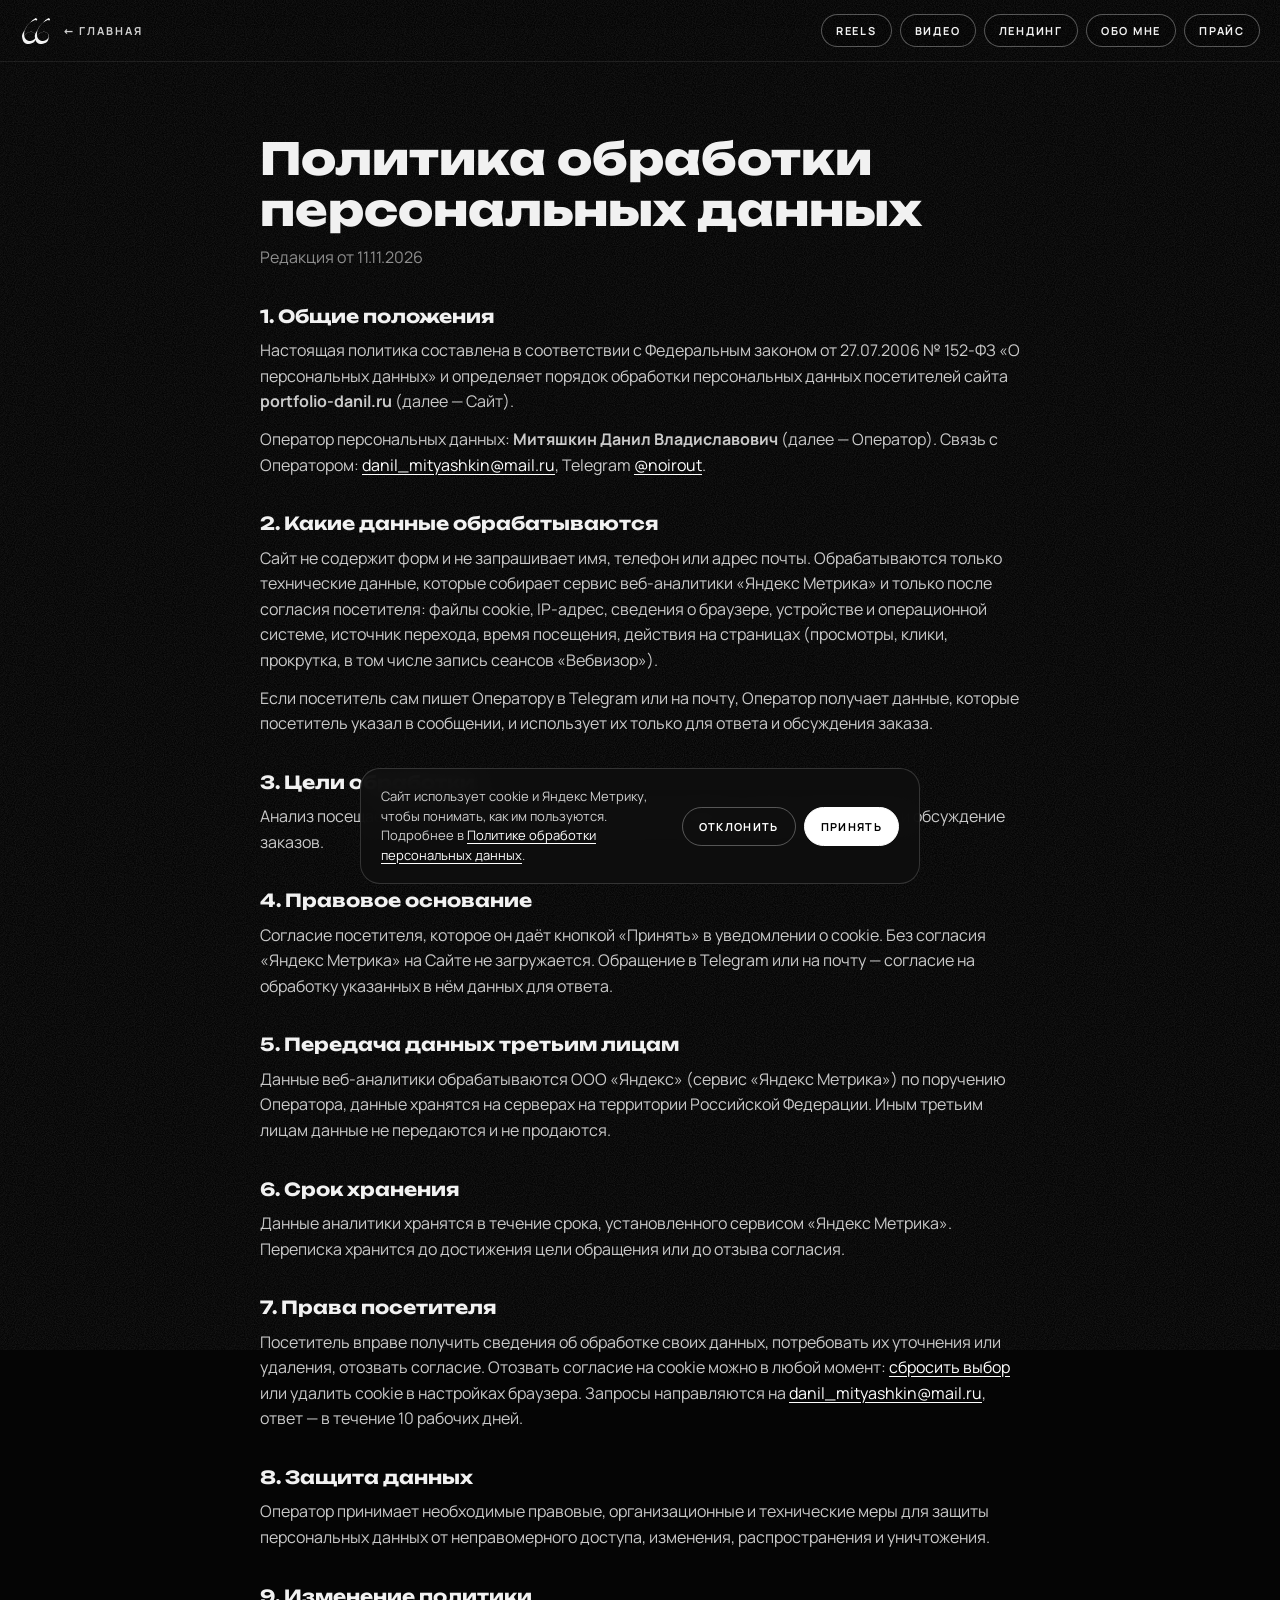
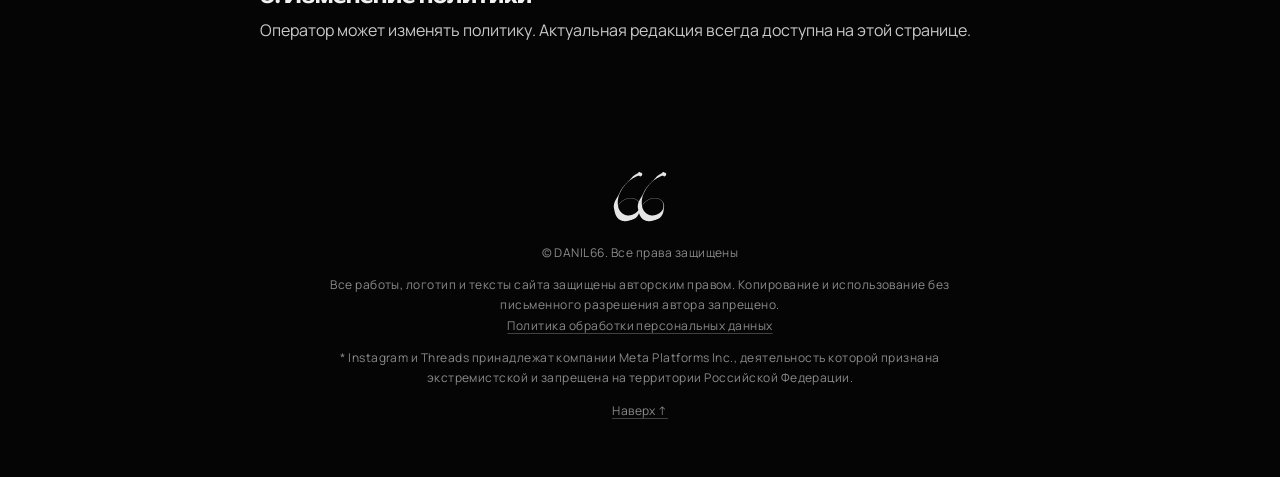
<file: privacy/index.html>
<!doctype html>
<html lang="ru">
<head>
  <meta charset="utf-8">
  <meta name="viewport" content="width=device-width, initial-scale=1, minimum-scale=1, viewport-fit=cover">
  <title>Политика обработки персональных данных · DANIL66</title>
  <meta name="description" content="Политика обработки персональных данных сайта portfolio-danil.ru.">
  <link rel="canonical" href="https://portfolio-danil.ru/privacy/">
  <meta property="og:type" content="website">
  <meta property="og:url" content="https://portfolio-danil.ru/privacy/">
  <meta property="og:image" content="https://portfolio-danil.ru/brand/66-smoke-on-black.png">
  <meta property="og:title" content="Политика обработки персональных данных · DANIL66">
  <meta property="og:description" content="Политика обработки персональных данных сайта portfolio-danil.ru.">
  <meta name="theme-color" content="#050505">
  <link rel="icon" href="/brand/favicon.svg" type="image/svg+xml">
  <link rel="preload" href="/fonts/unbounded-latin.woff2" as="font" type="font/woff2" crossorigin>
  <link rel="stylesheet" href="/style.css?v=4316d05c">
  <script>document.documentElement.classList.add('js')</script>
  <script src="/consent.js?v=8b8f7968" defer></script>
</head>
<body class="page">
<header class="topbar">
  <a class="back" href="/" aria-label="На главную"><img draggable="false" src="/brand/66-white.svg" alt="DANIL66" width="40" height="38"><span>← Главная</span></a>
  <nav class="pills" aria-label="Разделы"><a class="pill" href="/reels/">Reels</a><a class="pill" href="/video/">Видео</a><a class="pill" href="/design/">Лендинг</a><a class="pill" href="/#about">Обо мне</a><a class="pill" href="/#prices">Прайс</a></nav>
</header>
<main>
  <section class="sec doc" id="privacy">
    <div class="wrap">
      <h1>Политика обработки персональных данных</h1>
      <p class="muted">Редакция от 11.11.2026</p>

      <h2>1. Общие положения</h2>
      <p>Настоящая политика составлена в соответствии с Федеральным законом от 27.07.2006 № 152-ФЗ «О персональных данных» и определяет порядок обработки персональных данных посетителей сайта <b>portfolio-danil.ru</b> (далее — Сайт).</p>
      <p>Оператор персональных данных: <b>Митяшкин Данил Владиславович</b> (далее — Оператор). Связь с Оператором: <a href="mailto:danil_mityashkin@mail.ru">danil_mityashkin@mail.ru</a>, Telegram <a href="https://t.me/noirout" target="_blank" rel="noopener">@noirout</a>.</p>

      <h2>2. Какие данные обрабатываются</h2>
      <p>Сайт не содержит форм и не запрашивает имя, телефон или адрес почты. Обрабатываются только технические данные, которые собирает сервис веб-аналитики «Яндекс Метрика» и только после согласия посетителя: файлы cookie, IP-адрес, сведения о браузере, устройстве и операционной системе, источник перехода, время посещения, действия на страницах (просмотры, клики, прокрутка, в том числе запись сеансов «Вебвизор»).</p>
      <p>Если посетитель сам пишет Оператору в Telegram или на почту, Оператор получает данные, которые посетитель указал в сообщении, и использует их только для ответа и обсуждения заказа.</p>

      <h2>3. Цели обработки</h2>
      <p>Анализ посещаемости и удобства Сайта, улучшение его работы; ответ на обращения и обсуждение заказов.</p>

      <h2>4. Правовое основание</h2>
      <p>Согласие посетителя, которое он даёт кнопкой «Принять» в уведомлении о cookie. Без согласия «Яндекс Метрика» на Сайте не загружается. Обращение в Telegram или на почту — согласие на обработку указанных в нём данных для ответа.</p>

      <h2>5. Передача данных третьим лицам</h2>
      <p>Данные веб-аналитики обрабатываются ООО «Яндекс» (сервис «Яндекс Метрика») по поручению Оператора, данные хранятся на серверах на территории Российской Федерации. Иным третьим лицам данные не передаются и не продаются.</p>

      <h2>6. Срок хранения</h2>
      <p>Данные аналитики хранятся в течение срока, установленного сервисом «Яндекс Метрика». Переписка хранится до достижения цели обращения или до отзыва согласия.</p>

      <h2>7. Права посетителя</h2>
      <p>Посетитель вправе получить сведения об обработке своих данных, потребовать их уточнения или удаления, отозвать согласие. Отозвать согласие на cookie можно в любой момент: <a href="#" data-cookie-reset>сбросить выбор</a> или удалить cookie в настройках браузера. Запросы направляются на <a href="mailto:danil_mityashkin@mail.ru">danil_mityashkin@mail.ru</a>, ответ — в течение 10 рабочих дней.</p>

      <h2>8. Защита данных</h2>
      <p>Оператор принимает необходимые правовые, организационные и технические меры для защиты персональных данных от неправомерного доступа, изменения, распространения и уничтожения.</p>

      <h2>9. Изменение политики</h2>
      <p>Оператор может изменять политику. Актуальная редакция всегда доступна на этой странице.</p>
    </div>
  </section>
</main>
<footer>
  <img draggable="false" src="/brand/66-white.svg" alt="" width="60" height="57">
  <span>© DANIL66. Все права защищены</span>
  <p class="legal">Все работы, логотип и тексты сайта защищены авторским правом. Копирование и использование без письменного разрешения автора запрещено.<br>
  <a href="/privacy/">Политика обработки персональных данных</a></p>
  <p class="legal small">* Instagram и Threads принадлежат компании Meta Platforms Inc., деятельность которой признана экстремистской и запрещена на территории Российской Федерации.</p>
  <a href="#top" onclick="scrollTo(0,0);return false">Наверх ↑</a>
</footer>
<script>/* no "save image" menu or dragging for the logo and works */document.addEventListener('contextmenu',e=>{if(e.target.closest('img,video,.logo,.card,.wcard'))e.preventDefault()});document.addEventListener('dragstart',e=>{if(e.target.closest('img,video'))e.preventDefault()});</script>
</body>
</html>
</file>
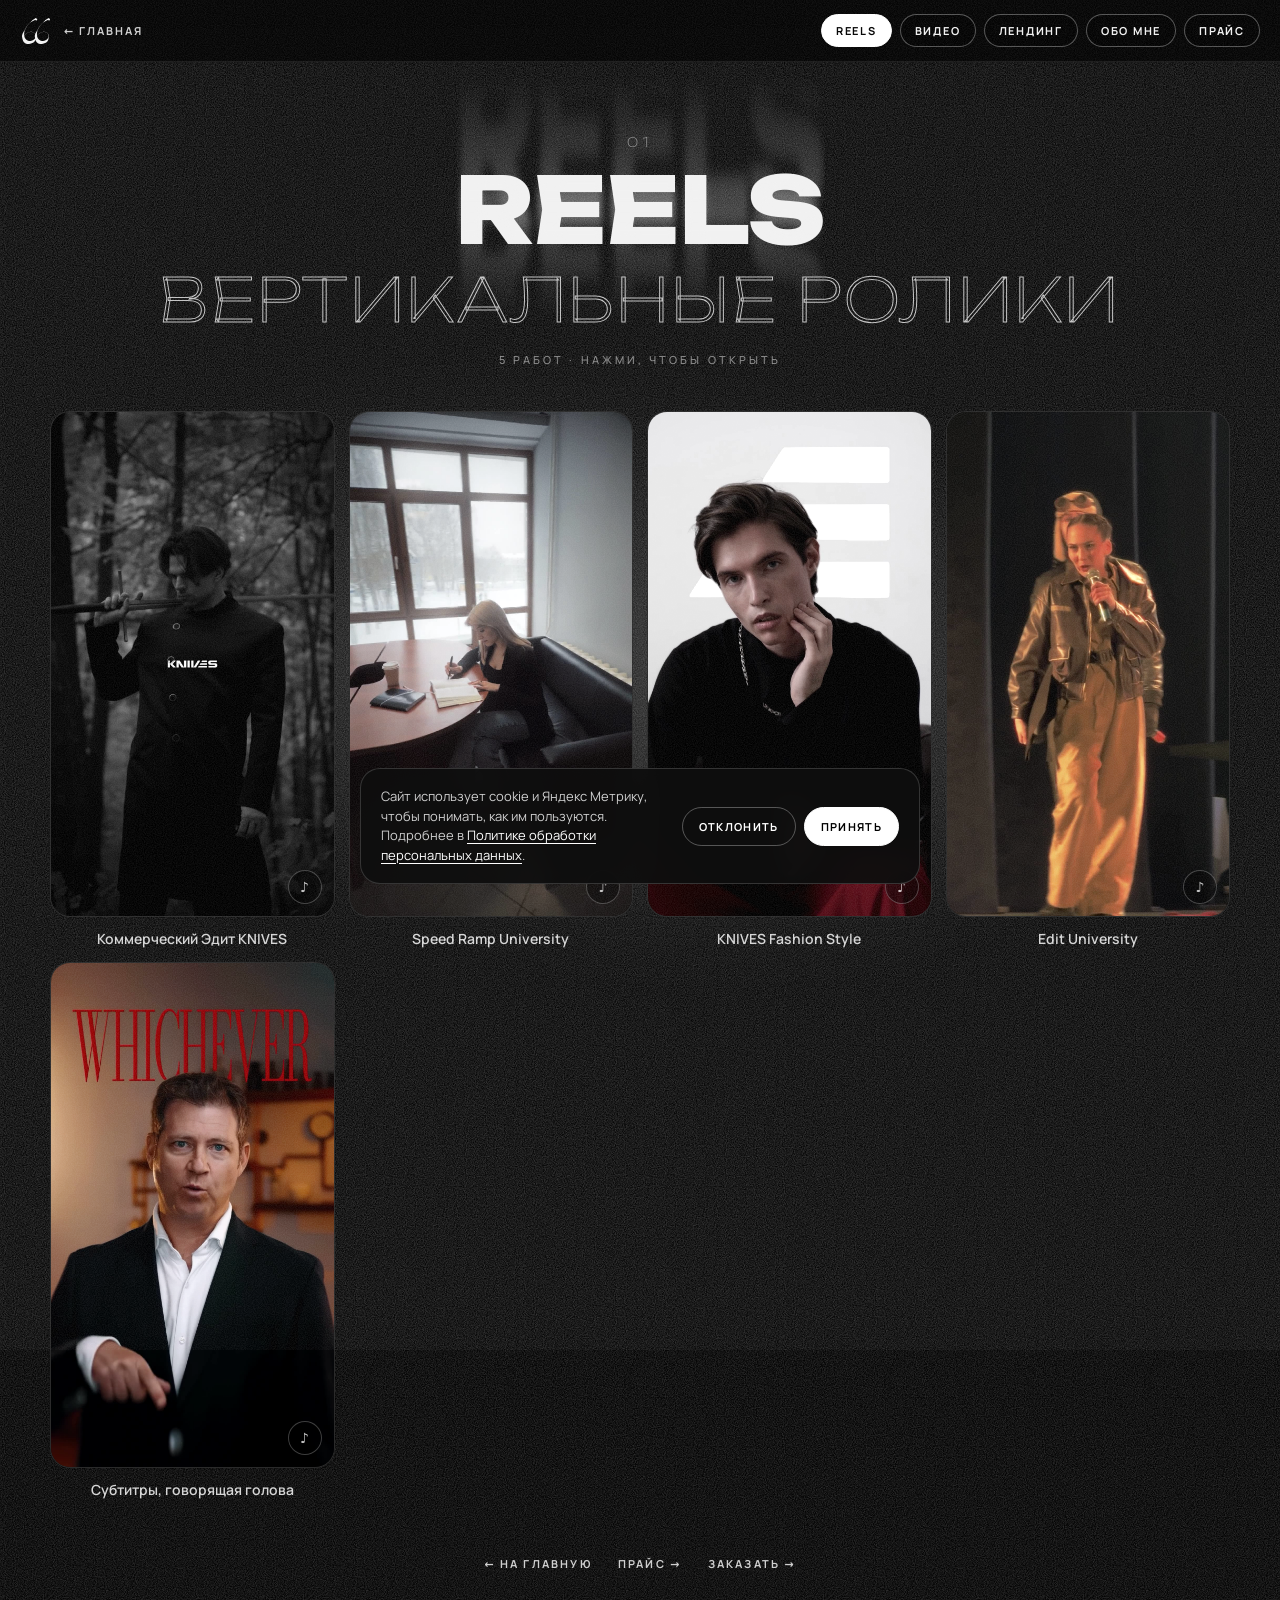
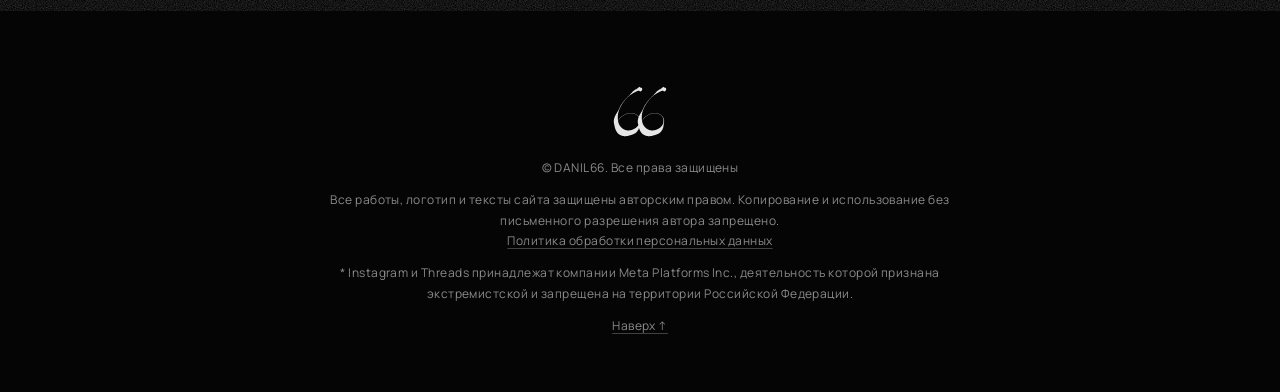
<file: reels/index.html>
<!doctype html>
<html lang="ru">
<head>
  <meta charset="utf-8">
  <meta name="viewport" content="width=device-width, initial-scale=1, minimum-scale=1, viewport-fit=cover">
  <title>Reels — все работы · DANIL66</title>
  <meta name="description" content="Все Reels и вертикальные ролики DANIL66: коммерческие эдиты, fashion-съёмка, speed ramp, субтитры.">
  <link rel="canonical" href="https://portfolio-danil.ru/reels/">
  <meta property="og:type" content="website">
  <meta property="og:url" content="https://portfolio-danil.ru/reels/">
  <meta property="og:image" content="https://portfolio-danil.ru/brand/66-smoke-on-black.png">
  <meta property="og:title" content="Reels — все работы · DANIL66">
  <meta property="og:description" content="Все Reels и вертикальные ролики DANIL66: коммерческие эдиты, fashion-съёмка, speed ramp, субтитры.">
  <meta name="theme-color" content="#050505">
  <link rel="icon" href="/brand/favicon.svg" type="image/svg+xml">
  <link rel="preload" href="/fonts/unbounded-latin.woff2" as="font" type="font/woff2" crossorigin>
  <link rel="stylesheet" href="/style.css?v=4316d05c">
  <script>document.documentElement.classList.add('js')</script>
  <script src="/consent.js?v=8b8f7968" defer></script>
</head>
<body class="page">
<div class="cursor-light" aria-hidden="true"></div>
<header class="topbar">
  <a class="back" href="/" aria-label="На главную"><img draggable="false" src="/brand/66-white.svg" alt="DANIL66" width="40" height="38"><span>← Главная</span></a>
  <nav class="pills" aria-label="Разделы"><a class="pill on" href="/reels/">Reels</a><a class="pill" href="/video/">Видео</a><a class="pill" href="/design/">Лендинг</a><a class="pill" href="/#about">Обо мне</a><a class="pill" href="/#prices">Прайс</a></nav>
</header>
<main>
  <section class="sec" data-amb id="works">
    <div class="sec-head" data-reveal><span class="num">01</span><h1 class="streak" data-t="Reels">Reels</h1><span class="outline">ВЕРТИКАЛЬНЫЕ РОЛИКИ</span></div>
    <p class="count" data-reveal>5 работ · нажми, чтобы открыть</p>
    <div class="wrap">
      <div class="wgrid v">
      <figure class="wcard" data-kind="video" data-reveal style="--d:0ms"><div class="wbox"><video src="/kenvforestdemo.mp4?v=f12c9680" poster="/static/media/other/knives-forest-demo.jpg?v=3834f030" muted loop playsinline preload="none"></video><span class="snd" aria-hidden="true">♪</span></div><figcaption>Коммерческий Эдит KNIVES</figcaption></figure>
      <figure class="wcard" data-kind="video" data-reveal style="--d:90ms"><div class="wbox"><video src="/static/media/other/reel-tour.mp4?v=8934b476" poster="/static/media/other/reel-tour.jpg?v=1037b94a" muted loop playsinline preload="none"></video><span class="snd" aria-hidden="true">♪</span></div><figcaption>Speed Ramp University</figcaption></figure>
      <figure class="wcard" data-kind="video" data-reveal style="--d:180ms"><div class="wbox"><video src="/static/media/other/reel-knives-2.mp4?v=c034d30d" poster="/static/media/other/reel-knives-2.jpg?v=6b981bdd" muted loop playsinline preload="none"></video><span class="snd" aria-hidden="true">♪</span></div><figcaption>KNIVES Fashion Style</figcaption></figure>
      <figure class="wcard" data-kind="video" data-reveal style="--d:270ms"><div class="wbox"><video src="/static/media/other/reel-edit.mp4?v=481a7bff" poster="/static/media/other/reel-edit.jpg?v=9ef0d774" muted loop playsinline preload="none"></video><span class="snd" aria-hidden="true">♪</span></div><figcaption>Edit University</figcaption></figure>
      <figure class="wcard" data-kind="video" data-reveal style="--d:0ms"><div class="wbox"><video src="/static/media/other/reel-talk.mp4?v=c8bac731" poster="/static/media/other/reel-talk.jpg?v=c5992815" muted loop playsinline preload="none"></video><span class="snd" aria-hidden="true">♪</span></div><figcaption>Субтитры, говорящая голова</figcaption></figure>
      </div>
    </div>
    <div class="links" data-reveal><a href="/">← На главную</a><a href="/#prices">Прайс →</a><a href="https://t.me/noirout" target="_blank" rel="noopener">Заказать →</a></div>
  </section>
</main>
<footer>
  <img draggable="false" src="/brand/66-white.svg" alt="" width="60" height="57">
  <span>© DANIL66. Все права защищены</span>
  <p class="legal">Все работы, логотип и тексты сайта защищены авторским правом. Копирование и использование без письменного разрешения автора запрещено.<br>
  <a href="/privacy/">Политика обработки персональных данных</a></p>
  <p class="legal small">* Instagram и Threads принадлежат компании Meta Platforms Inc., деятельность которой признана экстремистской и запрещена на территории Российской Федерации.</p>
  <a href="#top" onclick="scrollTo(0,0);return false">Наверх ↑</a>
</footer>
<div class="modal" id="modal" hidden><button class="x" aria-label="Закрыть">×</button><div class="box"></div></div>
<script src="/works.js?v=f7942813"></script>
<script>/* no "save image" menu or dragging for the logo and works */document.addEventListener('contextmenu',e=>{if(e.target.closest('img,video,.logo,.card,.wcard'))e.preventDefault()});document.addEventListener('dragstart',e=>{if(e.target.closest('img,video'))e.preventDefault()});</script>
</body>
</html>
</file>
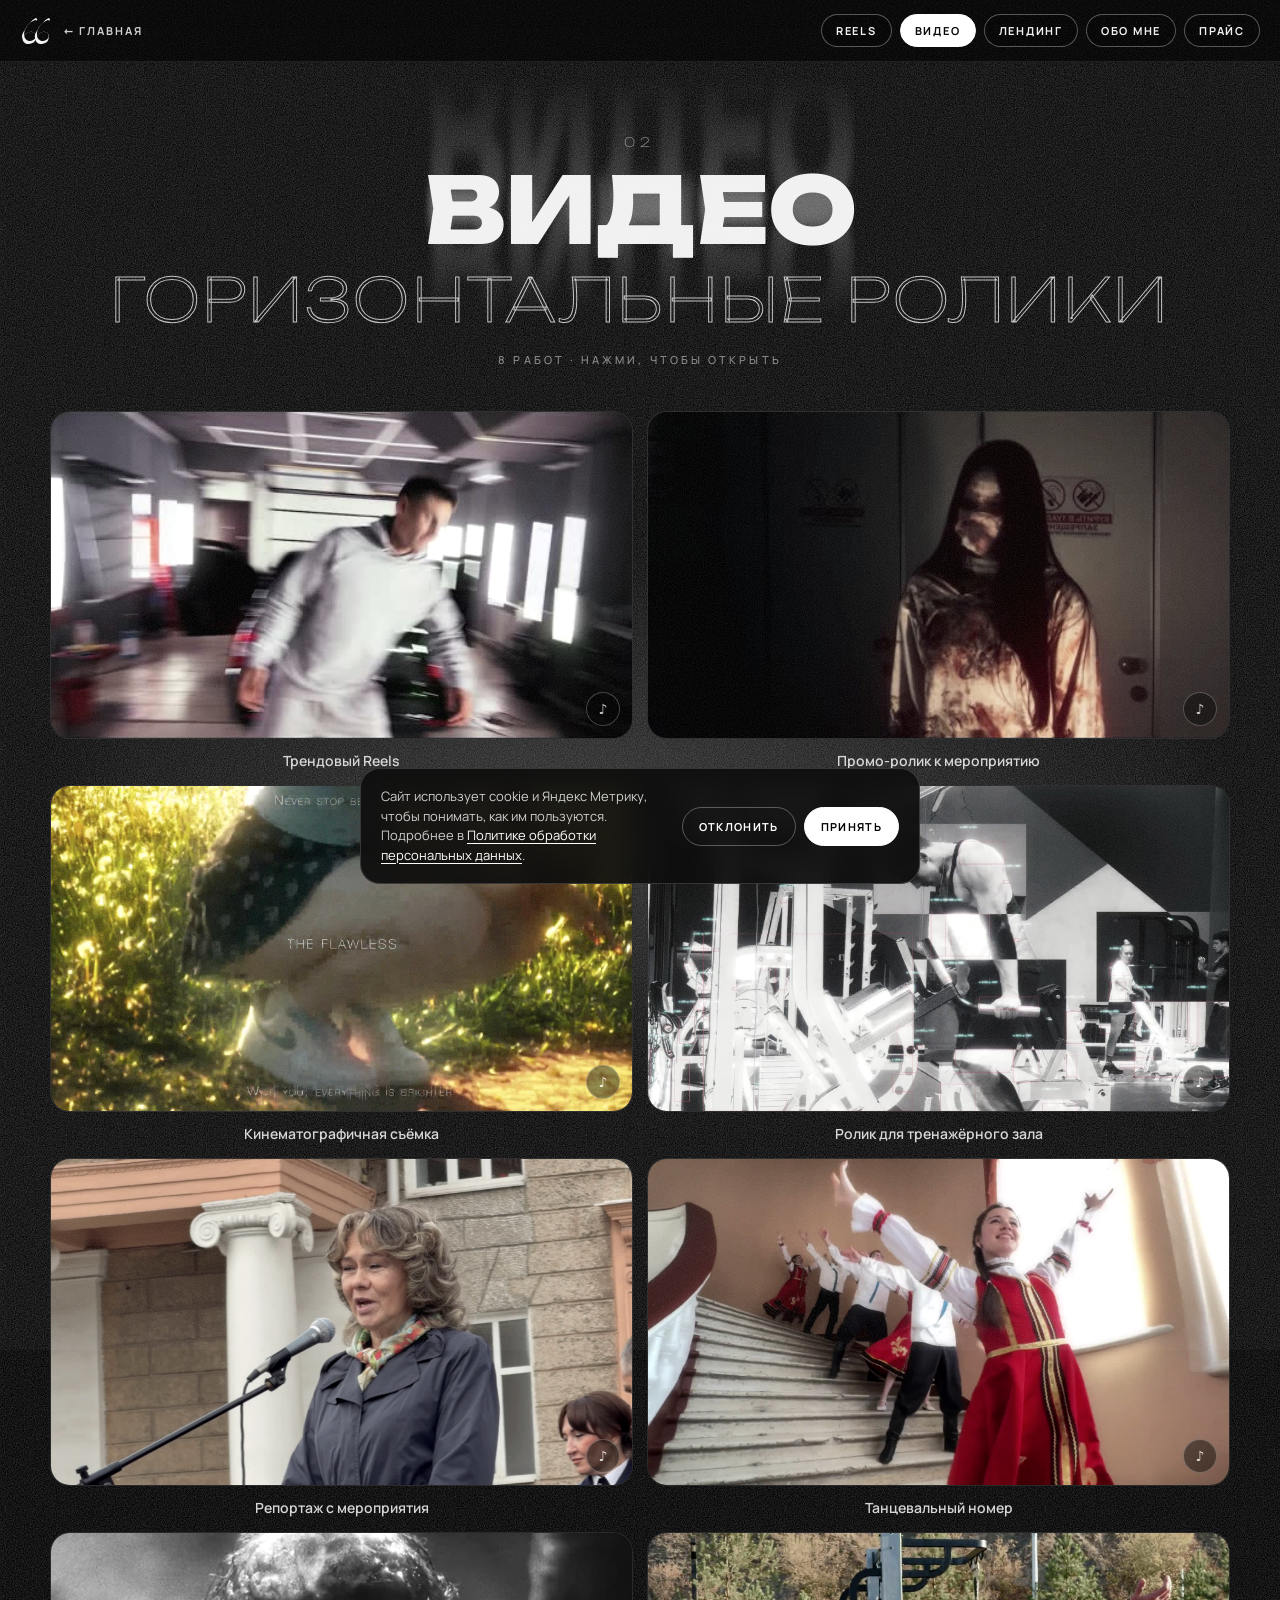
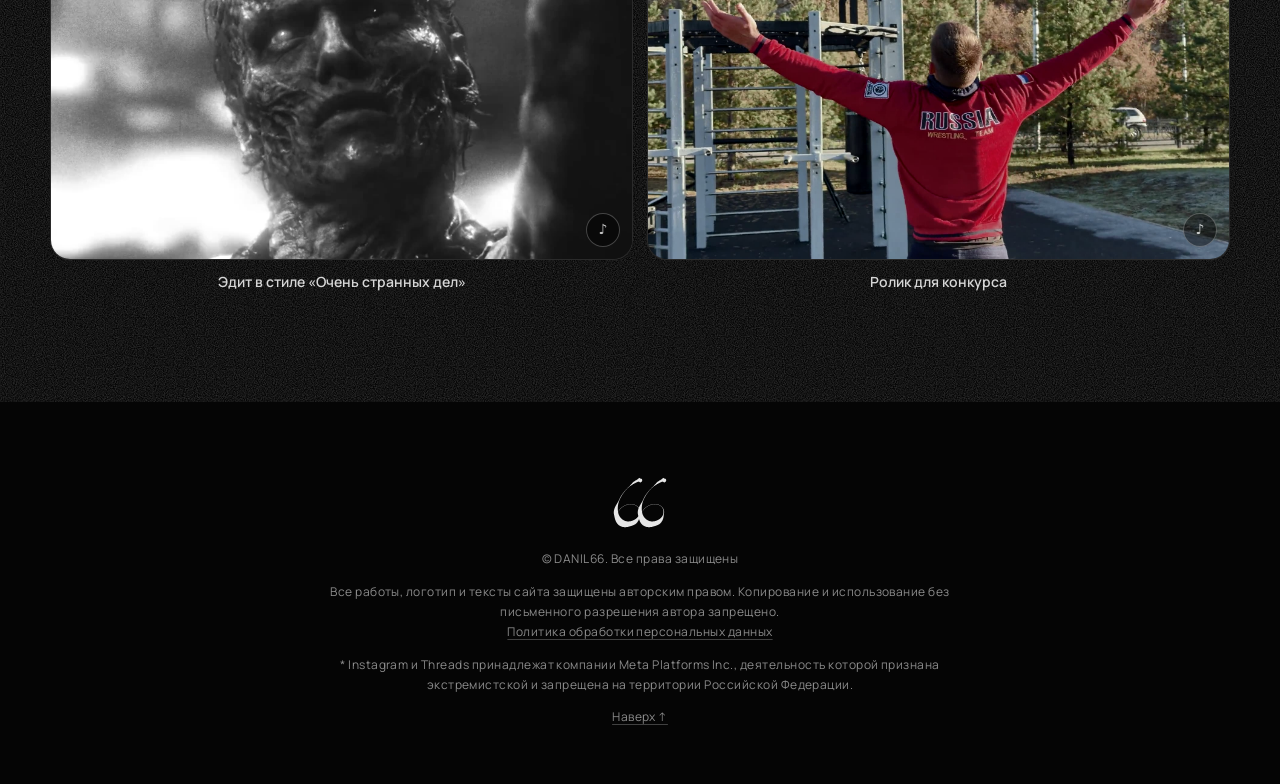
<file: video/index.html>
<!doctype html>
<html lang="ru">
<head>
  <meta charset="utf-8">
  <meta name="viewport" content="width=device-width, initial-scale=1, minimum-scale=1, viewport-fit=cover">
  <title>Видео — все работы · DANIL66</title>
  <meta name="description" content="Все горизонтальные видео DANIL66: кинематографичная съёмка, репортажи с мероприятий, промо, эдиты.">
  <link rel="canonical" href="https://portfolio-danil.ru/video/">
  <meta property="og:type" content="website">
  <meta property="og:url" content="https://portfolio-danil.ru/video/">
  <meta property="og:image" content="https://portfolio-danil.ru/brand/66-smoke-on-black.png">
  <meta property="og:title" content="Видео — все работы · DANIL66">
  <meta property="og:description" content="Все горизонтальные видео DANIL66: кинематографичная съёмка, репортажи с мероприятий, промо, эдиты.">
  <meta name="theme-color" content="#050505">
  <link rel="icon" href="/brand/favicon.svg" type="image/svg+xml">
  <link rel="preload" href="/fonts/unbounded-latin.woff2" as="font" type="font/woff2" crossorigin>
  <link rel="stylesheet" href="/style.css?v=4316d05c">
  <script>document.documentElement.classList.add('js')</script>
  <script src="/consent.js?v=8b8f7968" defer></script>
</head>
<body class="page">
<div class="cursor-light" aria-hidden="true"></div>
<header class="topbar">
  <a class="back" href="/" aria-label="На главную"><img draggable="false" src="/brand/66-white.svg" alt="DANIL66" width="40" height="38"><span>← Главная</span></a>
  <nav class="pills" aria-label="Разделы"><a class="pill" href="/reels/">Reels</a><a class="pill on" href="/video/">Видео</a><a class="pill" href="/design/">Лендинг</a><a class="pill" href="/#about">Обо мне</a><a class="pill" href="/#prices">Прайс</a></nav>
</header>
<main>
  <section class="sec" data-amb id="works">
    <div class="sec-head" data-reveal><span class="num">02</span><h1 class="streak" data-t="Видео">Видео</h1><span class="outline">ГОРИЗОНТАЛЬНЫЕ РОЛИКИ</span></div>
    <p class="count" data-reveal>8 работ · нажми, чтобы открыть</p>
    <div class="wrap">
      <div class="wgrid h">
      <figure class="wcard" data-kind="video" data-reveal style="--d:0ms"><div class="wbox"><video src="/пожарdemo.mp4?v=14fae813" poster="/static/media/other/fire-demo.jpg?v=53d33608" muted loop playsinline preload="none"></video><span class="snd" aria-hidden="true">♪</span></div><figcaption>Трендовый Reels</figcaption></figure>
      <figure class="wcard" data-kind="video" data-reveal style="--d:90ms"><div class="wbox"><video src="/velesovdemo.mp4?v=9cacbd69" poster="/static/media/other/velesov-demo.jpg?v=40a0c5a2" muted loop playsinline preload="none"></video><span class="snd" aria-hidden="true">♪</span></div><figcaption>Промо-ролик к мероприятию</figcaption></figure>
      <figure class="wcard" data-kind="video" data-reveal style="--d:180ms"><div class="wbox"><video src="/static/media/other/video-field.mp4?v=d3d46ed6" poster="/static/media/other/video-field.jpg?v=94c76220" muted loop playsinline preload="none"></video><span class="snd" aria-hidden="true">♪</span></div><figcaption>Кинематографичная съёмка</figcaption></figure>
      <figure class="wcard" data-kind="video" data-reveal style="--d:270ms"><div class="wbox"><video src="/static/media/other/video-gym.mp4?v=92fece62" poster="/static/media/other/video-gym.jpg?v=4b500778" muted loop playsinline preload="none"></video><span class="snd" aria-hidden="true">♪</span></div><figcaption>Ролик для тренажёрного зала</figcaption></figure>
      <figure class="wcard" data-kind="video" data-reveal style="--d:0ms"><div class="wbox"><video src="/static/media/other/video-event.mp4?v=9b734f8c" poster="/static/media/other/video-event.jpg?v=5be83205" muted loop playsinline preload="none"></video><span class="snd" aria-hidden="true">♪</span></div><figcaption>Репортаж с мероприятия</figcaption></figure>
      <figure class="wcard" data-kind="video" data-reveal style="--d:90ms"><div class="wbox"><video src="/static/media/other/video-dance.mp4?v=89142dcd" poster="/static/media/other/video-dance.jpg?v=968f6f1f" muted loop playsinline preload="none"></video><span class="snd" aria-hidden="true">♪</span></div><figcaption>Танцевальный номер</figcaption></figure>
      <figure class="wcard" data-kind="video" data-reveal style="--d:180ms"><div class="wbox"><video src="/static/media/other/video-stranger.mp4?v=129caba0" poster="/static/media/other/video-stranger.jpg?v=672d3fab" muted loop playsinline preload="none"></video><span class="snd" aria-hidden="true">♪</span></div><figcaption>Эдит в стиле «Очень странных дел»</figcaption></figure>
      <figure class="wcard" data-kind="video" data-reveal style="--d:270ms"><div class="wbox"><video src="/static/media/other/video-contest.mp4?v=77d3731e" poster="/static/media/other/video-contest.jpg?v=d4b21a74" muted loop playsinline preload="none"></video><span class="snd" aria-hidden="true">♪</span></div><figcaption>Ролик для конкурса</figcaption></figure>
      </div>
    </div>
    <div class="links" data-reveal><a href="/">← На главную</a><a href="/#prices">Прайс →</a><a href="https://t.me/noirout" target="_blank" rel="noopener">Заказать →</a></div>
  </section>
</main>
<footer>
  <img draggable="false" src="/brand/66-white.svg" alt="" width="60" height="57">
  <span>© DANIL66. Все права защищены</span>
  <p class="legal">Все работы, логотип и тексты сайта защищены авторским правом. Копирование и использование без письменного разрешения автора запрещено.<br>
  <a href="/privacy/">Политика обработки персональных данных</a></p>
  <p class="legal small">* Instagram и Threads принадлежат компании Meta Platforms Inc., деятельность которой признана экстремистской и запрещена на территории Российской Федерации.</p>
  <a href="#top" onclick="scrollTo(0,0);return false">Наверх ↑</a>
</footer>
<div class="modal" id="modal" hidden><button class="x" aria-label="Закрыть">×</button><div class="box"></div></div>
<script src="/works.js?v=f7942813"></script>
<script>/* no "save image" menu or dragging for the logo and works */document.addEventListener('contextmenu',e=>{if(e.target.closest('img,video,.logo,.card,.wcard'))e.preventDefault()});document.addEventListener('dragstart',e=>{if(e.target.closest('img,video'))e.preventDefault()});</script>
</body>
</html>
</file>
<file: style.css>
/* ---------- fonts (self-hosted, OFL) ---------- */
@font-face{font-family:"Unbounded";src:url(fonts/unbounded-latin.woff2) format("woff2");font-weight:200 900;font-display:swap;
  unicode-range:U+0000-00FF,U+0131,U+0152-0153,U+02BB-02BC,U+02C6,U+02DA,U+02DC,U+0304,U+0308,U+0329,U+2000-206F,U+20AC,U+2122,U+2191,U+2193,U+2212,U+2215,U+FEFF,U+FFFD}
@font-face{font-family:"Unbounded";src:url(fonts/unbounded-cyrillic.woff2) format("woff2");font-weight:200 900;font-display:swap;unicode-range:U+0301,U+0400-045F,U+0490-0491,U+04B0-04B1,U+2116}
@font-face{font-family:"Manrope";src:url(fonts/manrope-latin.woff2) format("woff2");font-weight:200 800;font-display:swap;
  unicode-range:U+0000-00FF,U+0131,U+0152-0153,U+02BB-02BC,U+02C6,U+02DA,U+02DC,U+0304,U+0308,U+0329,U+2000-206F,U+20AC,U+2122,U+2191,U+2193,U+2212,U+2215,U+FEFF,U+FFFD}
@font-face{font-family:"Manrope";src:url(fonts/manrope-cyrillic.woff2) format("woff2");font-weight:200 800;font-display:swap;unicode-range:U+0301,U+0400-045F,U+0490-0491,U+04B0-04B1,U+2116}

:root{
  --bg:#050505; --bg2:#0d0d0d; --text:#f1f1f1; --muted:#8b8b8b; --line:rgba(255,255,255,.14);
  --head:"Unbounded",system-ui,sans-serif; --body:"Manrope",system-ui,sans-serif;
  --noise:url("data:image/svg+xml;utf8,<svg xmlns='http://www.w3.org/2000/svg' width='260' height='260'><filter id='n'><feTurbulence type='fractalNoise' baseFrequency='.9' numOctaves='3' stitchTiles='stitch'/><feColorMatrix values='0 0 0 0 1  0 0 0 0 1  0 0 0 0 1  0 0 0 1.4 -.35'/></filter><rect width='100%25' height='100%25' filter='url(%23n)'/></svg>");
}
*{box-sizing:border-box;margin:0;padding:0}
html{scroll-behavior:smooth;scroll-padding-top:20px}
body{background:var(--bg);color:var(--text);font:400 16px/1.6 var(--body);-webkit-font-smoothing:antialiased;overflow-x:hidden}
a{color:inherit;text-decoration:none}
img,video{display:block;max-width:100%}
button{font:inherit;color:inherit;background:none;border:0;cursor:pointer}
.wrap{width:min(1180px,100% - 32px);margin-inline:auto}

/* film grain over everything */
body::after{content:"";position:fixed;inset:-50%;z-index:90;pointer-events:none;background-image:var(--noise);opacity:.085;animation:grain 1s steps(6) infinite}
@keyframes grain{0%{transform:translate(0,0)}20%{transform:translate(-3%,2%)}40%{transform:translate(2%,-3%)}60%{transform:translate(-2%,-1%)}80%{transform:translate(3%,3%)}100%{transform:translate(0,0)}}

/* tiny technical labels in the corners */
.hud{position:fixed;z-index:80;font:600 10px/1.4 var(--body);letter-spacing:.22em;text-transform:uppercase;color:rgba(255,255,255,.42);pointer-events:none}
.hud.tl{top:18px;left:20px}.hud.tr{top:18px;right:20px;text-align:right}.hud.bl{bottom:16px;left:20px}.hud.br{bottom:16px;right:20px;text-align:right}
.rec{display:inline-block;width:6px;height:6px;border-radius:50%;background:#fff;margin-right:8px;vertical-align:1px;animation:blink 1.6s steps(2) infinite}
@keyframes blink{50%{opacity:.15}}

/* ---------- hero ---------- */
.hero{position:relative;min-height:100svh;display:flex;flex-direction:column;align-items:center;justify-content:center;text-align:center;padding:90px 16px 120px;overflow:hidden;isolation:isolate}
.hero .orb{position:absolute;left:50%;top:44%;width:min(1180px,170vw);aspect-ratio:1;transform:translate(-50%,-50%);border-radius:50%;z-index:-2;
  background:radial-gradient(circle,#000 0,#000 23%,#262626 31%,#cfcfcf 46%,#fff 50%,#8e8e8e 58%,#171717 71%,#000 82%);filter:blur(38px);opacity:.92;animation:breathe 9s ease-in-out infinite alternate}
.hero .glow{position:absolute;left:50%;bottom:-38%;width:150vw;height:70vh;transform:translateX(-50%);border-radius:50%;z-index:-2;background:radial-gradient(ellipse,#6e6e6e,#151515 55%,transparent 75%);filter:blur(40px);opacity:.7}
.hero::before{content:"";position:absolute;inset:0;z-index:-1;background-image:var(--noise);opacity:.55;mix-blend-mode:overlay}
@keyframes breathe{to{transform:translate(-50%,-50%) scale(1.06);opacity:1}}
.logo{width:min(560px,82vw);height:auto;mix-blend-mode:screen;position:relative;left:calc(min(560px,82vw)*.10)}  /* the heavy part of the 66 sits left of the image centre */
.name{margin-top:-6px}
.sub{margin-top:18px;font-weight:300;letter-spacing:.32em;font-size:12px;text-transform:uppercase;color:#d0d0d0}
.pills{display:flex;flex-wrap:wrap;gap:8px;justify-content:center;margin-top:26px;max-width:640px}
.pill{font:700 11px/1 var(--body);letter-spacing:.16em;text-transform:uppercase;padding:12px 18px;border:1px solid rgba(255,255,255,.32);border-radius:99px;background:rgba(0,0,0,.28);backdrop-filter:blur(8px);transition:background .25s,color .25s}
.pill:hover{background:#fff;color:#000}
.socials{display:flex;gap:16px;margin-top:20px;font:600 11px var(--body);letter-spacing:.2em;color:#cfcfcf}
.socials a:hover{color:#fff}
/* NOCTA-style line with a chip in the middle */
.reel-line{position:absolute;left:0;right:0;bottom:46px;display:flex;align-items:center;gap:16px;padding:0 20px}
.reel-line::before,.reel-line::after{content:"";flex:1;height:1px;background:rgba(255,255,255,.35)}
.chip{font:700 11px var(--body);letter-spacing:.2em;text-transform:uppercase;padding:11px 20px;border:1px solid rgba(255,255,255,.55);border-radius:99px;background:rgba(0,0,0,.4);white-space:nowrap}
.chip:hover{background:#fff;color:#000}

/* streaked wide headline (light smearing up and down, "make some noise") */
.streak{position:relative;display:inline-block;font:800 clamp(34px,7.4vw,92px)/1 var(--head);letter-spacing:-.01em;text-transform:uppercase}
.streak::before,.streak::after{content:attr(data-t);position:absolute;inset:0;pointer-events:none;filter:blur(3px);opacity:.3;
  -webkit-mask-image:linear-gradient(var(--dir),#000 0%,transparent 75%);mask-image:linear-gradient(var(--dir),#000 0%,transparent 75%)}
.streak::before{--dir:to top;transform-origin:50% 100%;transform:scaleY(2.6)}
.streak::after{--dir:to bottom;transform-origin:50% 0;transform:scaleY(2.2)}

/* ---------- sections ---------- */
section{position:relative}
.sec{padding:120px 0 40px;text-align:center}
.sec-head{display:flex;flex-direction:column;align-items:center;gap:14px;margin-bottom:56px}
.num{font:200 13px var(--head);letter-spacing:.4em;color:var(--muted)}
.outline{font:200 clamp(30px,5vw,60px)/1 var(--head);color:transparent;-webkit-text-stroke:1px rgba(255,255,255,.75);letter-spacing:.04em;text-transform:uppercase}

/* coverflow */
.flow{position:relative;--h:min(64vh,580px);--step:min(250px,30vw)}
.flow.h{--h:min(52vh,460px);--step:min(560px,62vw)}
.flow.d{--h:min(56vh,480px);--step:min(430px,52vw)}
.stage{position:relative;height:calc(var(--h) + 40px);touch-action:pan-y;user-select:none}
.card{position:absolute;left:50%;top:50%;height:var(--h);aspect-ratio:9/16;border-radius:22px;overflow:hidden;background:var(--bg2);
  border:1px solid rgba(255,255,255,.12);transition:transform .7s cubic-bezier(.2,.8,.2,1),filter .7s,opacity .5s;cursor:pointer;will-change:transform}
.flow.h .card{aspect-ratio:16/9}.flow.d .card{aspect-ratio:4/3;background:#111}
.card.on{box-shadow:0 0 0 1px rgba(255,255,255,.28),0 0 60px rgba(255,255,255,.14),0 30px 80px rgba(0,0,0,.6)}
.card video,.card img{width:100%;height:100%;object-fit:cover}
.flow.d .card img{object-fit:contain}
.card .snd{position:absolute;right:12px;bottom:12px;width:34px;height:34px;border-radius:50%;display:grid;place-items:center;background:rgba(0,0,0,.55);border:1px solid rgba(255,255,255,.3);font-size:14px;opacity:0;transition:opacity .3s}
.card.on .snd{opacity:1}.card.sound .snd{background:#fff;color:#000}
.arrow{position:absolute;top:50%;transform:translateY(-50%);z-index:200;width:46px;height:46px;border-radius:50%;border:1px solid rgba(255,255,255,.3);background:rgba(0,0,0,.5);backdrop-filter:blur(6px);font-size:18px}
.arrow:hover{background:#fff;color:#000}.arrow.prev{left:max(12px,4vw)}.arrow.next{right:max(12px,4vw)}
.flow-meta{display:flex;flex-direction:column;align-items:center;gap:8px;margin-top:22px}
.cap{font:600 15px var(--body)}
.cnt{font:500 11px var(--body);letter-spacing:.3em;color:var(--muted)}
.links{display:flex;gap:26px;justify-content:center;margin-top:16px;font:700 11px var(--body);letter-spacing:.2em;text-transform:uppercase}
.links a{color:#cfcfcf}.links a:hover{color:#fff}

/* about */
.about{display:grid;grid-template-columns:minmax(0,420px) minmax(0,1fr);gap:0;text-align:left;border:1px solid var(--line);border-radius:28px;overflow:hidden;background:linear-gradient(180deg,#0b0b0b,#060606)}
.about .photo{position:relative;min-height:520px}
.about .photo img{position:absolute;inset:0;width:100%;height:100%;object-fit:cover;filter:grayscale(1) contrast(1.1)}
.about .photo::after{content:"";position:absolute;inset:0;background-image:var(--noise);opacity:.4;mix-blend-mode:overlay}
.about .txt{padding:48px 44px;display:flex;flex-direction:column;gap:18px}
.about h3{font:800 clamp(24px,3vw,34px)/1.1 var(--head)}
.tag{font:600 11px var(--body);letter-spacing:.3em;color:var(--muted);text-transform:uppercase}
.about p{color:#c9c9c9}
.chips{display:flex;flex-wrap:wrap;gap:8px}
.chips span{font:500 13px var(--body);padding:8px 14px;border:1px solid var(--line);border-radius:99px;color:#d6d6d6}
.chips b{font-weight:500;color:var(--muted);margin-right:6px}
.btn{display:inline-flex;align-items:center;gap:10px;align-self:flex-start;padding:15px 26px;border-radius:99px;background:#fff;color:#000;font:700 12px var(--body);letter-spacing:.16em;text-transform:uppercase;transition:transform .2s}
.btn:hover{transform:translateY(-2px)}

/* prices */
.prices{display:grid;grid-template-columns:repeat(3,1fr);gap:12px}
.price{border:1px solid var(--line);border-radius:22px;padding:30px 22px;display:flex;flex-direction:column;gap:12px;align-items:center;background:#080808;transition:border-color .3s,box-shadow .3s}
.price:hover{border-color:rgba(255,255,255,.4);box-shadow:0 0 40px rgba(255,255,255,.08)}
.price h4{font:800 18px var(--head)}
.price .p{font:800 22px var(--head)}.price .p small{font:500 12px var(--body);color:var(--muted);margin-right:6px}
.price p{font-size:14px;color:var(--muted)}
.center{display:flex;justify-content:center;margin-top:28px}

/* contacts */
.contacts{display:grid;grid-template-columns:repeat(3,minmax(0,260px));gap:12px;justify-content:center}
.ct{border:1px solid var(--line);border-radius:22px;padding:28px 20px;display:flex;flex-direction:column;align-items:center;gap:8px;background:#080808;transition:background .3s}
.ct:hover{background:#111}
.ct .k{font:700 11px var(--body);letter-spacing:.24em;color:var(--muted)}
.ct .v{font:800 17px var(--head)}
.ct.main{border-color:rgba(255,255,255,.45)}
.lead{color:#bdbdbd;margin:-30px auto 40px;max-width:520px}
footer{padding:80px 0 60px;display:flex;flex-direction:column;align-items:center;gap:14px;font:600 11px var(--body);letter-spacing:.22em;color:var(--muted);text-transform:uppercase}
footer img{width:60px;opacity:.9}
footer a:hover{color:#fff}

/* modal */
.modal{position:fixed;inset:0;z-index:300;display:grid;place-items:center;padding:16px;background:rgba(0,0,0,.92);backdrop-filter:blur(6px)}
.modal[hidden]{display:none}
.modal video,.modal img{max-width:min(1100px,100%);max-height:86vh;border-radius:16px;background:#000}
.modal .x{position:absolute;top:14px;right:16px;width:44px;height:44px;border-radius:50%;border:1px solid rgba(255,255,255,.3);font-size:24px;background:#111}

@media (max-width:900px){
  .about{grid-template-columns:1fr}.about .photo{min-height:380px}.about .txt{padding:32px 24px}
  .prices{grid-template-columns:1fr 1fr}.prices .price:last-child:nth-child(odd){grid-column:1/-1}.contacts{grid-template-columns:1fr;max-width:420px;margin-inline:auto}
}
@media (max-width:640px){
  .hud{display:none}
  .flow{--h:min(58vh,480px);--step:58vw}.flow.h{--h:auto;--step:84vw}.flow.h .card{height:auto;width:78vw}.flow.h .stage{height:calc(78vw*9/16 + 40px)}
  .flow.d{--h:auto;--step:78vw}.flow.d .card{height:auto;width:72vw}.flow.d .stage{height:calc(72vw*3/4 + 40px)}
  .arrow{display:none}.prices{grid-template-columns:1fr}.sec{padding-top:90px}
}
@media (prefers-reduced-motion:reduce){body::after,.hero .orb,.rec{animation:none}.card{transition:none}html{scroll-behavior:auto}}

/* ================= MOTION LAYER ================= */
/* reveal on scroll */
.js [data-reveal]{opacity:0;transform:translateY(46px) scale(.985);filter:blur(12px);transition:opacity 1.1s cubic-bezier(.2,.8,.2,1),transform 1.1s cubic-bezier(.2,.8,.2,1),filter 1.1s;transition-delay:var(--d,0ms)}
.js [data-reveal].in{opacity:1;transform:none;filter:none}

/* hero intro */
.js .hero .orb,.js .hero .glow{opacity:0}
.js .logo{opacity:0;transform:scale(.86)}
.js .name .ch{display:inline-block;opacity:0;transform:translateY(60%) skewX(-12deg);filter:blur(10px)}
.js .sub,.js .socials{opacity:0;transform:translateY(16px);letter-spacing:.6em}
.js .pill{opacity:0;transform:translateY(18px) scale(.9)}
.js .reel-line::before,.js .reel-line::after{transform:scaleX(0)}
.js .reel-line::before{transform-origin:right}.js .reel-line::after{transform-origin:left}
.js .chip{opacity:0;transform:scale(.8)}
.js .hud{opacity:0}
.loaded .hero .orb{animation:orbIn 2.2s cubic-bezier(.2,.8,.2,1) forwards,breathe 9s 2.2s ease-in-out infinite alternate}
.loaded .hero .glow{transition:opacity 2s .4s;opacity:.7}
.loaded .logo{transition:opacity 1.6s .35s,transform 1.8s .35s cubic-bezier(.2,.8,.2,1);opacity:1;transform:none}
.loaded .name .ch{transition:opacity .9s,transform 1s cubic-bezier(.2,.8,.2,1),filter 1s;transition-delay:calc(1s + var(--i)*70ms);opacity:1;transform:none;filter:none}
.loaded .sub{transition:opacity 1.2s .35s,transform 1.2s .35s,letter-spacing 1.6s .35s cubic-bezier(.2,.8,.2,1);opacity:1;transform:none;letter-spacing:.32em}
.loaded .pill{transition:opacity .7s,transform .7s cubic-bezier(.3,1.4,.5,1),background .25s,color .25s;opacity:1;transform:none}
.loaded .pill:nth-child(1){transition-delay:1.9s,1.9s,0s,0s}.loaded .pill:nth-child(2){transition-delay:2s,2s,0s,0s}.loaded .pill:nth-child(3){transition-delay:2.1s,2.1s,0s,0s}
.loaded .pill:nth-child(4){transition-delay:2.2s,2.2s,0s,0s}.loaded .pill:nth-child(5){transition-delay:2.3s,2.3s,0s,0s}
.loaded .socials{transition:opacity 1s 2.4s,transform 1s 2.4s,letter-spacing 1.4s 2.4s;opacity:1;transform:none;letter-spacing:.2em}
.loaded .reel-line::before,.loaded .reel-line::after{transition:transform 1.6s 2.3s cubic-bezier(.7,0,.2,1);transform:none}
.loaded .chip{transition:opacity .8s 2.9s,transform .8s 2.9s cubic-bezier(.3,1.4,.5,1),background .25s,color .25s;opacity:1;transform:none}
.loaded .hud{transition:opacity 1.5s 2.6s;opacity:1}
@keyframes orbIn{0%{opacity:0;transform:translate(-50%,-50%) scale(.55) rotate(-25deg)}100%{opacity:.92;transform:translate(-50%,-50%) scale(1)}}

/* live hero: rotating highlight inside the ring, mouse parallax, fades out on scroll */
.hero{--mx:0;--my:0;--sp:0}
.hero .orb{translate:calc(var(--mx)*-26px) calc(var(--my)*-18px);scale:calc(1 + var(--sp)*.5)}
.hero .orb::after{content:"";position:absolute;inset:8%;border-radius:50%;background:conic-gradient(from 0deg,transparent 0 60%,rgba(255,255,255,.55) 72%,transparent 84%);filter:blur(30px);animation:spin 16s linear infinite;mix-blend-mode:screen}
@keyframes spin{to{transform:rotate(360deg)}}
.hero .logo,.hero .name{translate:calc(var(--mx)*10px) calc(var(--my)*8px)}
.hero-in{display:flex;flex-direction:column;align-items:center}
/* scroll fade is a separate veil, so the logo (mix-blend-mode) blends with the real background */
.veil{position:absolute;inset:0;z-index:3;background:#050505;pointer-events:none;opacity:calc(var(--sp)*1.25)}
.dust{position:absolute;inset:0;width:100%;height:100%;z-index:-1;pointer-events:none}

/* cursor light */
.cursor-light{position:fixed;left:0;top:0;width:560px;height:560px;margin:-280px 0 0 -280px;border-radius:50%;pointer-events:none;z-index:1;
  background:radial-gradient(circle,rgba(255,255,255,.075),transparent 60%);transform:translate(var(--cx,-999px),var(--cy,-999px));transition:transform .25s ease-out;mix-blend-mode:screen}
@media (hover:none){.cursor-light{display:none}}

/* breathing streaks on headings */
.streak::before{animation:streakUp 6s ease-in-out infinite}
.streak::after{animation:streakDown 7s ease-in-out infinite}
@keyframes streakUp{0%,100%{transform:scaleY(2.4);opacity:.26}50%{transform:scaleY(3.3);opacity:.4}}
@keyframes streakDown{0%,100%{transform:scaleY(2);opacity:.22}50%{transform:scaleY(2.9);opacity:.36}}

/* drifting grainy light behind every section */
[data-amb]{isolation:isolate}
[data-amb]::before{content:"";position:absolute;z-index:-1;left:50%;top:38%;width:min(1100px,140vw);height:620px;translate:-50% -50%;border-radius:50%;
  background:radial-gradient(ellipse at 40% 50%,rgba(255,255,255,.13),transparent 62%),radial-gradient(ellipse at 70% 60%,rgba(255,255,255,.07),transparent 55%);
  filter:blur(30px);animation:drift 18s ease-in-out infinite alternate;pointer-events:none}
[data-amb]::after{content:"";position:absolute;inset:0;z-index:-1;background-image:var(--noise);opacity:.18;mix-blend-mode:overlay;pointer-events:none}
@keyframes drift{0%{transform:translate(-8%,4%) scale(1)}50%{transform:translate(6%,-6%) scale(1.15)}100%{transform:translate(10%,6%) scale(.92)}}

/* carousel: fan-out on first appearance, glow pulse, inner tilt */
.flow:not(.open) .card{transform:translate(-50%,-50%) scale(.55)!important;opacity:0!important}
.card.on{animation:glow 4s ease-in-out infinite}
@keyframes glow{0%,100%{box-shadow:0 0 0 1px rgba(255,255,255,.26),0 0 50px rgba(255,255,255,.1),0 30px 80px rgba(0,0,0,.6)}50%{box-shadow:0 0 0 1px rgba(255,255,255,.4),0 0 90px rgba(255,255,255,.22),0 30px 80px rgba(0,0,0,.6)}}
.card video,.card img{transition:transform .5s cubic-bezier(.2,.8,.2,1)}
.card.on:hover video,.card.on:hover img{transform:perspective(900px) rotateX(var(--rx,0deg)) rotateY(var(--ry,0deg)) scale(1.06)}

/* marquee bands */
.marquee{overflow:hidden;padding:26px 0;border-block:1px solid rgba(255,255,255,.08);mask-image:linear-gradient(90deg,transparent,#000 12%,#000 88%,transparent)}
.marquee .track{display:flex;width:max-content;animation:run 38s linear infinite}
.marquee.rev .track{animation-direction:reverse;animation-duration:46s}
.marquee span{font:200 clamp(40px,7vw,96px)/1 var(--head);text-transform:uppercase;white-space:nowrap;color:transparent;-webkit-text-stroke:1px rgba(255,255,255,.5);padding-right:.4em}
@keyframes run{to{transform:translateX(-50%)}}

/* price "more" pill like the reference */
.more{margin-top:6px;font:700 10px var(--body);letter-spacing:.18em;text-transform:uppercase;padding:9px 14px;border:1px solid rgba(255,255,255,.28);border-radius:99px;transition:background .25s,color .25s}
.more:hover{background:#fff;color:#000}
.price{transition:border-color .3s,box-shadow .3s,transform .5s cubic-bezier(.2,.8,.2,1)}
.price:hover{transform:translateY(-6px)}
.ct{transition:background .3s,transform .5s cubic-bezier(.2,.8,.2,1)}.ct:hover{transform:translateY(-6px)}

@media (prefers-reduced-motion:reduce){
  .js [data-reveal],.js .logo,.js .name .ch,.js .sub,.js .socials,.js .pill,.js .chip,.js .hud,.js .hero .orb,.js .hero .glow{opacity:1!important;transform:none!important;filter:none!important;transition:none!important;animation:none!important}
  .js .reel-line::before,.js .reel-line::after{transform:none}
  .hero .orb::after,.streak::before,.streak::after,[data-amb]::before,.marquee .track,.card.on{animation:none}
  .flow:not(.open) .card{opacity:1!important}
}
/* hide the heading's light streaks until the letters arrive */
.js .hero .name{opacity:0}
.loaded .hero .name{opacity:1;transition:opacity 1.4s 1s}

/* name is now only in the logo: keep the <h1> for screen readers and search engines */
.sr{position:absolute;width:1px;height:1px;margin:-1px;padding:0;overflow:hidden;clip:rect(0 0 0 0);white-space:nowrap;border:0}
.sub{margin-top:30px}

/* no sideways scroll on phones: the drifting light blobs are wider than the screen.
   Clipped per section (not on html/body: overflow-x on html+body breaks vertical scrolling on some phones). */
[data-amb]{overflow:hidden}

/* phones / touch screens: drop the heaviest always-on animations so scrolling stays smooth on weak devices */
@media (hover:none), (max-width:640px){
  body::after{inset:0;animation:none}                       /* grain overlay: static, viewport-sized (was 200% and moving) */
  .hero .orb::after{display:none}                           /* rotating blurred highlight */
  .hero .orb{filter:blur(26px);animation:none}
  [data-amb]::before{filter:blur(18px);animation:none}
  .streak::before,.streak::after{animation:none}
  .card.on{animation:none}
  .marquee .track{animation-duration:70s}
}

/* ================= WORKS PAGES (/reels/ /video/ /design/) ================= */
.page .topbar{position:sticky;top:0;z-index:70;display:flex;align-items:center;justify-content:space-between;gap:16px;padding:14px 20px;
  background:linear-gradient(#050505e6,#050505b0);backdrop-filter:blur(14px);-webkit-backdrop-filter:blur(14px);border-bottom:1px solid rgba(255,255,255,.08)}
.back{display:flex;align-items:center;gap:12px;font:700 11px var(--body);letter-spacing:.18em;text-transform:uppercase;color:#cfcfcf;white-space:nowrap}
.back img{height:30px;width:auto;opacity:.95}
.back:hover{color:#fff}
.page .topbar .pills{margin:0;max-width:none;justify-content:flex-end;flex-wrap:nowrap;overflow-x:auto;scrollbar-width:none}
.page .topbar .pills::-webkit-scrollbar{display:none}
.page .topbar .pill{padding:10px 14px;flex:none}
.pill.on{background:#fff;color:#000;border-color:#fff}
.page .sec{padding-top:72px}
.page h1.streak{font:800 clamp(34px,7.4vw,92px)/1 var(--head)}
.count{margin:-34px 0 44px;font:500 11px var(--body);letter-spacing:.28em;text-transform:uppercase;color:var(--muted)}
.wgrid{display:grid;gap:14px;text-align:left}
.wgrid.v{grid-template-columns:repeat(4,1fr)}
.wgrid.h{grid-template-columns:repeat(2,1fr)}
.wgrid.d{grid-template-columns:repeat(3,1fr)}
.wcard{cursor:pointer}
.wbox{position:relative;border-radius:20px;overflow:hidden;background:var(--bg2);border:1px solid rgba(255,255,255,.12);transition:transform .5s cubic-bezier(.2,.8,.2,1),border-color .3s,box-shadow .4s}
.wgrid.v .wbox{aspect-ratio:9/16}.wgrid.h .wbox{aspect-ratio:16/9}.wgrid.d .wbox{aspect-ratio:4/3;background:#101010}
.wbox video,.wbox img{width:100%;height:100%;object-fit:cover;filter:grayscale(.25) contrast(1.05);transition:filter .5s,transform .8s cubic-bezier(.2,.8,.2,1)}
.wgrid.d .wbox img{object-fit:contain;filter:none}
.wcard:hover .wbox{transform:translateY(-6px);border-color:rgba(255,255,255,.4);box-shadow:0 0 50px rgba(255,255,255,.12)}
.wcard:hover .wbox video,.wcard:hover .wbox img{filter:none;transform:scale(1.04)}
.wcard .snd{position:absolute;right:12px;bottom:12px;width:34px;height:34px;border-radius:50%;display:grid;place-items:center;background:rgba(0,0,0,.55);border:1px solid rgba(255,255,255,.3);font-size:14px;opacity:.8}
.wcard figcaption{margin-top:12px;font:600 14px/1.4 var(--body);color:#d6d6d6;text-align:center}
.page .links{margin-top:56px}
@media (max-width:1000px){.wgrid.v{grid-template-columns:repeat(3,1fr)}.wgrid.d{grid-template-columns:repeat(2,1fr)}}
@media (max-width:640px){
  .wgrid.v,.wgrid.d{grid-template-columns:repeat(2,1fr);gap:10px}.wgrid.h{grid-template-columns:1fr}
  .back span{display:none}.page .topbar{padding:10px 12px}.page .sec{padding-top:56px}.count{margin:-26px 0 32px}
  .wbox{border-radius:14px}.wcard figcaption{font-size:12px}
}
.js .page .pill{opacity:1;transform:none;transition:background .25s,color .25s}   /* works pages have no hero intro */

/* ================= PHONE POLISH (matches the reference's compact, centred look) ================= */
.socials a{width:46px;height:46px;border-radius:50%;border:1px solid rgba(255,255,255,.3);display:grid;place-items:center;background:rgba(0,0,0,.3);backdrop-filter:blur(6px);transition:background .25s,color .25s;letter-spacing:0}
.socials a:hover{background:#fff;color:#000}
.socials{gap:12px}
.th{font:800 18px var(--head);letter-spacing:0;line-height:1}
.ic{width:54px;height:54px;border-radius:50%;background:#161616;border:1px solid var(--line);display:grid;place-items:center;margin-bottom:6px;color:#fff}
.ic svg{width:22px;height:22px}
@media (max-width:640px){
  .sec{padding:68px 0 18px}
  .sec-head{gap:9px;margin-bottom:28px}
  .num{font-size:11px}
  .outline{font-size:clamp(16px,4.9vw,21px);white-space:nowrap;letter-spacing:.03em}
  /* carousels: smaller centre card, neighbours clearly peek out on both sides */
  .flow{--h:min(44vh,360px);--step:44vw}
  .flow.h{--step:66vw}.flow.h .card{width:72vw}.flow.h .stage{height:calc(72vw*9/16 + 40px)}
  .flow.d{--step:64vw}.flow.d .card{width:68vw}.flow.d .stage{height:calc(68vw*3/4 + 40px)}
  .card{border-radius:16px}
  .flow-meta{margin-top:16px}
  .links{gap:22px;margin-top:12px;font-size:10px}
  #reels .links a:nth-child(3),#video .links a:nth-child(3),#design .links a:nth-child(3){display:none}   /* "Заказать" stays on the works pages and in contacts */
  .marquee{padding:12px 0}.marquee span{font-size:34px}
  /* about: tighter, like the reference card */
  .about .txt{padding:26px 20px;gap:14px;text-align:center;align-items:center}
  .about .txt .btn{align-self:center}
  .about .chips{justify-content:center}
  .chips span{font-size:12px;padding:6px 11px}
  .tag{font-size:10px;letter-spacing:.24em}
  .about p{font-size:15px}
  /* prices / contacts */
  .prices{gap:10px}.price{padding:24px 18px}
  .contacts{gap:10px}.ct{padding:22px 16px}
  .socials{margin-top:18px}
}
@media (max-width:640px){.lead{padding:0 22px;font-size:15px;margin:-18px auto 28px}}
@media (max-width:640px){
  .page .topbar .pill:nth-child(n+4){display:none}          /* 3 section pills fit next to the logo; "Обо мне" and "Прайс" live on the home page */
  .page .topbar{justify-content:space-between}
  .page .topbar .pills{overflow:visible}
  .page .topbar .pill{padding:11px 16px;font-size:11px}
}

/* ---- brand protection: no long-press menu, no drag, no selection on the logo and site images ---- */
.logo,.back img,footer img,.card img,.card video,.wbox img,.wbox video{
  -webkit-touch-callout:none;-webkit-user-select:none;user-select:none;-webkit-user-drag:none}
.logo,.back img,footer img{pointer-events:none}
.hero-in,.back{-webkit-tap-highlight-color:transparent}

/* ---------- legal: footer notes, cookie banner, policy page ---------- */
footer .legal{max-width:640px;text-align:center;font:400 12px/1.6 var(--body);letter-spacing:0;text-transform:none;color:#7c7c7c;padding:0 20px}
footer .legal.small{font-size:11px;color:#666}
footer .legal a{color:#bdbdbd;text-decoration:underline;text-underline-offset:3px}
.cookie{position:fixed;left:16px;right:16px;bottom:16px;z-index:250;max-width:560px;margin:0 auto;padding:18px 20px;border-radius:20px;
  background:rgba(14,14,14,.94);backdrop-filter:blur(12px);-webkit-backdrop-filter:blur(12px);border:1px solid rgba(255,255,255,.16);
  display:flex;gap:16px;align-items:center;font:400 13px/1.5 var(--body);color:#cfcfcf;opacity:0;transform:translateY(20px);transition:opacity .4s,transform .4s}
.cookie.in{opacity:1;transform:none}.cookie.out{opacity:0;transform:translateY(20px)}
.cookie a{color:#fff;text-decoration:underline;text-underline-offset:3px}
.cookie-btns{display:flex;gap:8px;flex:none}
.cookie button{font:700 11px var(--body);letter-spacing:.12em;text-transform:uppercase;padding:11px 16px;border-radius:99px;border:1px solid rgba(255,255,255,.3);color:#fff;background:transparent;cursor:pointer}
.cookie button.ok{background:#fff;color:#000;border-color:#fff}
@media (max-width:640px){.cookie{flex-direction:column;align-items:stretch;text-align:center;bottom:12px;left:12px;right:12px}.cookie-btns button{flex:1}}
.doc{text-align:left}
.doc .wrap{max-width:760px}
.doc h1{font:800 clamp(26px,4.4vw,44px)/1.15 var(--head);margin-bottom:10px}
.doc h2{font:700 18px/1.3 var(--head);margin:34px 0 10px}
.doc p{color:#c9c9c9;margin-bottom:12px}
.doc a{color:#fff;text-decoration:underline;text-underline-offset:3px}
.doc .muted{color:var(--muted)}

/* footer: one calm, uniform text style for every line */
footer{gap:12px;padding:72px 20px 56px;text-align:center}
footer span,footer .legal,footer .legal.small,footer > a{font:400 12px/1.7 var(--body);letter-spacing:.04em;text-transform:none;color:#8b8b8b;max-width:620px;padding:0}
footer .legal a,footer > a{color:#8b8b8b;text-decoration:underline;text-decoration-color:rgba(139,139,139,.45);text-underline-offset:3px;transition:color .2s}
footer .legal a:hover,footer > a:hover{color:#fff}
footer img{margin-bottom:6px}

/* ================= SERVICE WINDOWS (like the reference) ================= */
.price .more{cursor:pointer;background:transparent;color:inherit}
.svc{position:fixed;inset:0;z-index:320;display:flex;align-items:flex-start;justify-content:center;padding:40px 16px;overflow-y:auto;overscroll-behavior:contain;
  background:rgba(0,0,0,.72);backdrop-filter:blur(10px);-webkit-backdrop-filter:blur(10px);opacity:0;transition:opacity .35s}
.svc[hidden]{display:none}
.svc.open{opacity:1}
.svc-card{position:relative;width:min(880px,100%);margin:auto 0;padding:14px 14px 36px;border-radius:28px;background:#0d0d0d;border:1px solid rgba(255,255,255,.14);
  box-shadow:0 30px 120px rgba(0,0,0,.7);text-align:center;transform:translateY(40px) scale(.97);transition:transform .5s cubic-bezier(.2,.8,.2,1)}
.svc.open .svc-card{transform:none}
.svc-x{position:absolute;top:22px;right:22px;z-index:2;width:44px;height:44px;border-radius:50%;border:1px solid rgba(255,255,255,.3);background:rgba(0,0,0,.6);color:#fff;font-size:24px;line-height:1;cursor:pointer}
.svc-x:hover{background:#fff;color:#000}
.svc-media{display:grid;grid-template-columns:1fr 1fr;gap:10px}
.svc-m{aspect-ratio:16/10;border-radius:18px;overflow:hidden;background:#161616}
.svc-m video,.svc-m img{width:100%;height:100%;object-fit:cover;filter:grayscale(.2) contrast(1.05)}
.svc-m.img img{object-fit:cover;object-position:top}
.svc h3{font:800 clamp(26px,4.6vw,46px)/1.1 var(--head);margin:34px 20px 8px}
.svc-price{font:800 clamp(20px,3vw,28px) var(--head)}.svc-price small{font:500 14px var(--body);color:var(--muted);margin-right:8px}
.svc-lead{max-width:600px;margin:18px auto 0;padding:0 16px;color:#cfcfcf;font-size:16px}
.svc-sep{width:56px;height:1px;background:rgba(255,255,255,.2);margin:30px auto}
.svc-tag{display:block;font:700 11px var(--body);letter-spacing:.3em;text-transform:uppercase;color:var(--muted);margin-bottom:20px}
.svc-grid{display:grid;grid-template-columns:1fr 1fr;gap:12px;padding:0 36px;text-align:left}
.svc-i{padding:20px 22px;border-radius:20px;background:#141414;border:1px solid rgba(255,255,255,.1)}
.svc-i b{display:block;font:700 17px var(--body);margin-bottom:6px}
.svc-i p{font-size:14px;line-height:1.55;color:#a9a9a9}
.svc .btn{margin-top:32px}
body.svc-on{overflow:hidden}
@media (max-width:640px){
  .svc{padding:0;align-items:flex-end}
  .svc-card{width:100%;margin:0;margin-top:48px;border-radius:24px 24px 0 0;padding:10px 10px 32px;transform:translateY(100%)}
  .svc-x{top:16px;right:16px;width:40px;height:40px}
  .svc-media{gap:6px}.svc-m{border-radius:14px;aspect-ratio:4/5}
  .svc h3{margin:24px 12px 6px}
  .svc-lead{font-size:15px}
  .svc-grid{grid-template-columns:1fr;padding:0 6px;gap:8px}
  .svc-i{padding:16px 18px}
}
@media (prefers-reduced-motion:reduce){.svc,.svc-card{transition:none}}
@media (max-width:640px){
  /* bottom sheet that is still scrollable from its very top when taller than the screen */
  .svc{align-items:flex-start;padding-top:48px}
  .svc-card{margin:auto 0 0}
}

/* service previews: each tile keeps its own shape; the row is justified to one height, nothing is cropped */
.svc-media{display:flex;gap:10px;align-items:stretch}
.svc-m{flex:var(--r) 1 0;aspect-ratio:var(--r);min-width:0;border-radius:18px;overflow:hidden;background:#161616}
.svc-m video,.svc-m img,.svc-m.img img{width:100%;height:100%;object-fit:contain;object-position:center;filter:none}

@media (max-width:640px){
  /* phone: everything fits the screen, no sideways scrolling - vertical previews two per row, wide ones full width */
  .svc-media{flex-wrap:wrap;gap:8px;overflow:visible;margin:0;padding:0;scroll-snap-type:none}
  .svc-m{flex:0 0 100%;width:100%;height:auto;aspect-ratio:var(--r);border-radius:14px}
  .svc-m.vert{flex:0 0 calc(50% - 4px);width:auto}
}

@media (max-width:640px){
  /* only vertical reels in a window: one even row that fits the screen */
  .svc-media.row{flex-wrap:nowrap}
  .svc-media.row .svc-m.vert{flex:1 1 0;width:auto;min-width:0}
}
/* about photo: the real portrait, face kept in frame on any crop */
.about .photo img{object-position:50% 22%;filter:grayscale(1) contrast(1.12) brightness(1.08)}
@media (max-width:900px){.about .photo{min-height:460px}}
.about .photo img{object-position:50% 18%;filter:contrast(1.04)}
/* about photo: original colour studio shot (no grayscale), face kept in frame */
.about .photo img{filter:none;object-position:52% 20%}

/* ---- About: one centred card like the reference — photo on top fading into black, text centred below ---- */
.about{display:block;max-width:960px;margin:0 auto;text-align:center;border-radius:32px;background:#070707;box-shadow:0 40px 120px rgba(0,0,0,.6)}
.about .photo{position:relative;min-height:0;height:min(560px,62vw);overflow:hidden}
.about .photo img{position:absolute;inset:0;width:100%;height:100%;object-fit:cover;object-position:50% 22%}
.about .photo::before{content:"";position:absolute;inset:0;z-index:1;background:linear-gradient(180deg,rgba(7,7,7,0) 45%,rgba(7,7,7,.75) 78%,#070707 100%)}
.about .txt{position:relative;z-index:2;margin-top:-90px;padding:0 56px 52px;align-items:center;text-align:center;gap:14px}
.about h3{font:800 clamp(28px,3.6vw,42px)/1.1 var(--head)}
.about .tag.role{color:#bdbdbd;margin-top:-4px}
.about p{max-width:560px;color:#d2d2d2}
.about .sep{display:block;width:56px;height:1px;background:rgba(255,255,255,.22);margin:10px 0 4px}
.about .chips{justify-content:center}
.about .txt .btn{align-self:center;margin-top:8px}
@media (max-width:640px){
  .about{border-radius:24px}
  .about .photo{height:118vw;max-height:520px}
  .about .photo img{object-position:52% 15%}
  .about .txt{margin-top:-70px;padding:0 20px 34px}
}
/* keep the whole head in frame: anchor the portrait to its top edge */
.about .photo img{object-position:50% 0}
@media (max-width:640px){.about .photo img{object-position:52% 0}}

/* ---- About: the finished DANIL66 poster, shown whole (no crop, no fade, no grain) ---- */
.about .photo{height:auto;min-height:0;overflow:visible;padding:24px 24px 0}
.about .photo::before,.about .photo::after{display:none}
.about .photo img{position:static;display:block;width:min(560px,100%);height:auto;margin:0 auto;border-radius:22px;object-fit:contain;object-position:center;filter:none;
  box-shadow:0 30px 90px rgba(0,0,0,.55);-webkit-touch-callout:none;-webkit-user-select:none;user-select:none;-webkit-user-drag:none}
.about .txt{margin-top:0;padding:34px 56px 52px}
@media (max-width:640px){
  .about .photo{height:auto;max-height:none;padding:12px 12px 0}
  .about .photo img{width:100%;border-radius:16px}
  .about .txt{margin-top:0;padding:26px 20px 34px}
}

/* ---- About: poster fills the whole card edge to edge and fades into the text below ---- */
.about{max-width:800px;overflow:hidden}
.about .photo{padding:0;position:relative;line-height:0}
.about .photo::before{display:block;content:"";position:absolute;top:auto;left:0;right:0;bottom:0;height:40%;z-index:1;pointer-events:none;
  background:linear-gradient(180deg,rgba(7,7,7,0) 0%,rgba(7,7,7,.55) 38%,rgba(7,7,7,.92) 74%,#070707 100%)}
.about .photo img{width:100%;border-radius:0;box-shadow:none;margin:0}
.about .txt{position:relative;z-index:2;margin-top:-170px;padding:0 56px 52px}
@media (max-width:640px){
  .about .photo{padding:0}
  .about .photo img{width:100%;border-radius:0}
  .about .txt{margin-top:-120px;padding:0 20px 34px}
}

/* ---- landing carousel + grid: every work keeps its own shape, nothing is letterboxed with black bars ---- */
.flow.d .card{height:auto;width:min(calc(var(--h)*var(--r,1.3333)),86vw);aspect-ratio:var(--r,1.3333)}
.flow.d .card img{object-fit:cover}
.wgrid.d{align-items:start}
.wgrid.d .wbox{aspect-ratio:var(--r,1.3333)}
.wgrid.d .wbox img{object-fit:cover}
@media (max-width:640px){
  .flow.d{--h:min(62vw,300px)}
  .flow.d .stage{height:calc(var(--h) + 40px)}
  .flow.d .card{width:min(calc(var(--h)*var(--r,1.3333)),84vw);height:auto}
}
</file>
<file: static/style.css>
:root {
  --bg: #0b0b0c;
  --bg-2: #141416;
  --line: #26262a;
  --text: #f2f2f0;
  --muted: #8d8d93;
  --accent: #ff3b2f; /* REC-красный */
  --radius: 18px;
  --font-head: "Unbounded", system-ui, sans-serif;
  --font: "Manrope", system-ui, sans-serif;
}

* { box-sizing: border-box; margin: 0; padding: 0; }
html { scroll-behavior: smooth; scroll-padding-top: 80px; }
body {
  background: var(--bg);
  color: var(--text);
  font: 400 17px/1.6 var(--font);
  -webkit-font-smoothing: antialiased;
  overflow-x: hidden;
}
a { color: inherit; text-decoration: none; }
img, video { display: block; max-width: 100%; }
ul { list-style: none; }

.wrap { width: min(1180px, 100% - 32px); margin-inline: auto; }
.muted, .dim { color: var(--muted); }

/* ---------- NAV ---------- */
.nav {
  position: sticky; top: 0; z-index: 10;
  background: rgba(11, 11, 12, .8);
  backdrop-filter: blur(12px);
  border-bottom: 1px solid var(--line);
}
.nav-in { display: flex; align-items: center; gap: 32px; height: 64px; }
.logo { font: 700 18px var(--font-head); display: flex; align-items: center; gap: 10px; }
.nav-links { display: flex; gap: 28px; white-space: nowrap; margin-left: auto; color: var(--muted); font-size: 15px; }
.nav-links a:hover { color: var(--text); }

.rec {
  width: 10px; height: 10px; border-radius: 50%;
  background: var(--accent); display: inline-block; flex: none;
  box-shadow: 0 0 12px var(--accent);
  animation: blink 1.6s infinite;
}
@keyframes blink { 50% { opacity: .25; } }

/* ---------- BUTTONS ---------- */
.btn {
  display: inline-flex; align-items: center; justify-content: center;
  padding: 16px 28px; border-radius: 999px;
  background: var(--text); color: var(--bg);
  font-weight: 700; font-size: 16px;
  transition: transform .2s, background .2s;
}
button.btn { font-family: inherit; cursor: pointer; }
.btn:hover { transform: translateY(-2px); background: #fff; }
.btn-ghost { background: transparent; color: var(--text); border: 1px solid var(--line); }
.btn-ghost:hover { background: var(--bg-2); border-color: var(--muted); }
.btn-sm { padding: 10px 20px; font-size: 14px; }

/* ---------- HERO ---------- */
.hero { padding: 110px 0 80px; position: relative; overflow: hidden; }
.hero > .wrap { position: relative; z-index: 1; }
/* живой фон первого экрана: плавающее «огненное» свечение в цветах шоурила + лёгкое зерно */
.hero-bg { position: absolute; inset: 0; z-index: 0; pointer-events: none; overflow: hidden; background: #0b0b0c; }
.glow { position: absolute; border-radius: 50%; will-change: transform; }
.g1 { width: 70vmax; height: 70vmax; left: -15vmax; top: -22vmax;
      background: radial-gradient(closest-side, rgba(255,106,26,.62), rgba(255,106,26,0)); animation: drift1 16s ease-in-out infinite alternate; }
.g2 { width: 58vmax; height: 58vmax; right: -18vmax; top: -8vmax;
      background: radial-gradient(closest-side, rgba(255,59,47,.5), rgba(255,59,47,0)); animation: drift2 20s ease-in-out infinite alternate; }
.g3 { width: 46vmax; height: 46vmax; left: 22%; bottom: -26vmax;
      background: radial-gradient(closest-side, rgba(179,32,10,.62), rgba(179,32,10,0)); animation: drift3 18s ease-in-out infinite alternate; }
.g4 { width: 30vmax; height: 30vmax; left: 38%; top: 6%;
      background: radial-gradient(closest-side, rgba(255,226,190,.34), rgba(255,226,190,0)); animation: drift4 13s ease-in-out infinite alternate; }
@keyframes drift1 { to { transform: translate3d(14vmax, 9vmax, 0) scale(1.12); } }
@keyframes drift2 { to { transform: translate3d(-16vmax, 10vmax, 0) scale(.9); } }
@keyframes drift3 { to { transform: translate3d(-14vmax, -8vmax, 0) scale(1.15); } }
@keyframes drift4 { to { transform: translate3d(-12vmax, 12vmax, 0) scale(1.2); } }
.hero-bg::before {  /* зерно */
  content: ""; position: absolute; inset: 0; opacity: .13; mix-blend-mode: overlay;
  background-image: url("data:image/svg+xml;utf8,<svg xmlns='http://www.w3.org/2000/svg' width='220' height='220'><filter id='n'><feTurbulence type='fractalNoise' baseFrequency='.9' numOctaves='2' stitchTiles='stitch'/><feColorMatrix values='0 0 0 0 1  0 0 0 0 1  0 0 0 0 1  0 0 0 .9 0'/></filter><rect width='100%25' height='100%25' filter='url(%23n)'/></svg>");
}
.hero-bg::after {  /* затемнение под текст и плавный переход в фон страницы */
  content: ""; position: absolute; inset: 0;
  background:
    linear-gradient(to bottom, rgba(11,11,12,.5) 0%, transparent 25%, transparent 62%, var(--bg) 100%),
    linear-gradient(90deg, rgba(11,11,12,.55) 0%, rgba(11,11,12,.25) 55%, rgba(11,11,12,.05) 100%);
}
@media (prefers-reduced-motion: reduce) { .glow { animation: none; } }
.reel-modal {
  position: fixed; inset: 0; z-index: 100; background: rgba(0,0,0,.88);
  display: grid; place-items: center; padding: 16px; backdrop-filter: blur(6px);
}
.reel-modal[hidden] { display: none; }
.reel-modal video { width: min(1100px, 100%); max-height: 86vh; border-radius: 14px; background: #000; }
.reel-close {
  position: absolute; top: 14px; right: 18px; width: 44px; height: 44px; border-radius: 50%;
  border: 1px solid var(--line); background: var(--bg-2); color: var(--text); font-size: 26px; line-height: 1; cursor: pointer;
}
.eyebrow {
  display: inline-flex; align-items: center; gap: 10px;
  font-size: 14px; letter-spacing: .08em; text-transform: uppercase;
  color: var(--muted); margin-bottom: 28px;
}
h1 {
  font: 800 clamp(34px, 6.4vw, 80px)/1.05 var(--font-head);
  letter-spacing: -.02em; max-width: 15ch;
}
h1 .accent { color: var(--muted); }
.lead { font-size: clamp(18px, 2vw, 21px); color: var(--muted); max-width: 640px; margin-top: 28px; }
.actions { display: flex; flex-wrap: wrap; gap: 12px; align-items: center; margin-top: 40px; }

.facts {
  display: grid; grid-template-columns: repeat(3, 1fr);
  border-top: 1px solid var(--line); margin-top: 80px;
}
.facts li { padding: 24px 20px 0 0; display: flex; flex-direction: column; gap: 4px; }
.facts b { font: 700 20px var(--font-head); }
.facts span { color: var(--muted); font-size: 15px; }

/* ---------- SECTIONS ---------- */
.section { padding: 90px 0; }
.h2 {
  font: 700 clamp(30px, 4.4vw, 52px)/1.1 var(--font-head);
  letter-spacing: -.02em; margin-bottom: 48px;
  display: flex; align-items: baseline; gap: 18px;
}
.num { font: 500 14px var(--font); color: var(--accent); letter-spacing: .1em; }
.label {
  font-size: 13px; letter-spacing: .12em; text-transform: uppercase;
  color: var(--muted); font-weight: 600; margin: 56px 0 20px;
}
.big-text { font-size: clamp(18px, 1.8vw, 21px); line-height: 1.55; margin-bottom: 16px; }

.list li { position: relative; padding-left: 20px; margin-bottom: 10px; color: #cfcfd2; }
.list li::before {
  content: ""; position: absolute; left: 0; top: .7em;
  width: 8px; height: 1px; background: var(--muted);
}

/* ---------- SERVICES ---------- */
.cards { display: grid; grid-template-columns: repeat(2, 1fr); gap: 16px; }
.card {
  background: var(--bg-2); border: 1px solid var(--line);
  border-radius: var(--radius); padding: 36px;
  transition: border-color .2s;
}
.card:hover { border-color: #3a3a40; }
.card h3 { font: 700 22px var(--font-head); margin-bottom: 22px; }

/* ---------- CASES ---------- */
.section-lead { margin: -24px 0 40px; }
.case { border-top: 1px solid var(--line); padding-top: 56px; margin-top: 72px; }
.case:first-of-type { border-top: 0; padding-top: 0; margin-top: 0; }
.case-body { display: grid; grid-template-columns: 1fr; gap: 40px; margin: 40px 0 36px; }
.case-text .big-text { max-width: 860px; }
.list.cols { columns: 2; column-gap: 40px; margin-top: 24px; }
.list.cols li { break-inside: avoid; }
/* анимация слева: ширину подгоняет скрипт, чтобы её высота = высоте текста */
.case-body.has-video { grid-template-columns: 220px 1fr; align-items: start; }
.case-body.has-video .list.cols { columns: 1; }  /* выше текст — крупнее анимация */
.tag { color: var(--accent); font-weight: 600; font-size: 14px; letter-spacing: .1em; text-transform: uppercase; }
.case-title { font: 800 clamp(40px, 7vw, 96px)/1 var(--font-head); letter-spacing: -.03em; margin: 12px 0 8px; }
.case-sub { color: var(--muted); font-size: 20px; }
.links { display: flex; flex-wrap: wrap; gap: 10px; margin-top: 24px; align-items: center; }
.links a {
  border: 1px solid var(--line); border-radius: 999px;
  padding: 8px 16px; font-size: 14px;
}
.links a:hover { border-color: var(--muted); }



.reels { display: grid; grid-template-columns: repeat(5, 1fr); gap: 12px; }
.wide { display: grid; grid-template-columns: repeat(2, 1fr); gap: 12px; margin-top: 28px; }
.wide .clip:last-child:nth-child(odd) { grid-column: 1 / -1; }  /* нечётное число — последний на всю ширину */

/* карусель Reels: всегда ровный ряд, без пустых мест */
.carousel { position: relative; }
.reels-row {
  display: grid; grid-auto-flow: column; grid-auto-columns: calc((100% - 4 * 12px) / 4.4);
  gap: 12px; overflow-x: auto; scroll-snap-type: x mandatory; scrollbar-width: none;
}
.reels-row::-webkit-scrollbar { display: none; }
.reels-row .clip { scroll-snap-align: start; }
.arrow {
  position: absolute; top: calc(50% - 40px); width: 48px; height: 48px; border-radius: 50%;
  border: 1px solid var(--line); background: rgba(11, 11, 12, .8); backdrop-filter: blur(8px);
  color: var(--text); font-size: 20px; cursor: pointer; transition: opacity .2s, border-color .2s;
}
.arrow:hover { border-color: var(--text); }
.arrow:disabled { opacity: 0; pointer-events: none; }
.prev { left: -18px; }
.next { right: -18px; }
.hint { text-transform: none; letter-spacing: 0; font-weight: 400; }

/* видео-карточка */
.clip-box { position: relative; border-radius: 14px; overflow: hidden; background: var(--bg-2); cursor: pointer; }
.clip.v .clip-box, .clip.v .media-empty { aspect-ratio: 9/16; }
.clip.h .clip-box, .clip.h .media-empty { aspect-ratio: 16/9; }
.clip video { width: 100%; height: 100%; object-fit: cover; }
.sound {
  position: absolute; right: 10px; bottom: 10px; width: 34px; height: 34px;
  display: grid; place-items: center; border-radius: 50%;
  background: rgba(0, 0, 0, .55); backdrop-filter: blur(6px); font-size: 15px;
  transition: background .2s;
}
.clip.on .sound { background: var(--accent); }
.clip figcaption, .jrow figcaption { font-size: 13px; color: var(--muted); margin-top: 8px; }

/* галерея ровными рядами (раскладку считает app.justify) */
.jgallery { display: flex; flex-direction: column; gap: 16px; }
.jrow { display: flex; gap: 12px; }
.jrow figure { min-width: 0; }
.jrow img { width: 100%; height: auto; border-radius: 12px; background: var(--bg-2); transition: opacity .2s; }
.jrow a:hover img { opacity: .85; }
.jrow .clip-box { width: 100%; }
.jrow figcaption { white-space: nowrap; overflow: hidden; text-overflow: ellipsis; }

/* ---------- CASES ---------- */
.section-lead { margin: -24px 0 40px; }
.case { border-top: 1px solid var(--line); padding-top: 56px; margin-top: 72px; }
.case:first-of-type { border-top: 0; padding-top: 0; margin-top: 0; }
.credits { margin-top: 16px; font-size: 15px; }
.tag { color: var(--accent); font-weight: 600; font-size: 14px; letter-spacing: .1em; text-transform: uppercase; }
.case-title { font: 800 clamp(40px, 7vw, 96px)/1 var(--font-head); letter-spacing: -.03em; margin: 12px 0 8px; }
.case-sub { color: var(--muted); font-size: 20px; }
.links { display: flex; flex-wrap: wrap; gap: 10px; margin-top: 24px; align-items: center; }
.links a {
  border: 1px solid var(--line); border-radius: 999px;
  padding: 8px 16px; font-size: 14px;
}
.links a:hover { border-color: var(--muted); }



.reels { display: grid; grid-template-columns: repeat(5, 1fr); gap: 12px; }
.wide { display: grid; grid-template-columns: repeat(2, 1fr); gap: 12px; margin-top: 28px; }
.wide .clip:last-child:nth-child(odd) { grid-column: 1 / -1; }  /* нечётное число — последний на всю ширину */

/* карусель Reels: всегда ровный ряд, без пустых мест */
.carousel { position: relative; }
.reels-row {
  display: grid; grid-auto-flow: column; grid-auto-columns: calc((100% - 4 * 12px) / 4.4);
  gap: 12px; overflow-x: auto; scroll-snap-type: x mandatory; scrollbar-width: none;
}
.reels-row::-webkit-scrollbar { display: none; }
.reels-row .clip { scroll-snap-align: start; }
.arrow {
  position: absolute; top: calc(50% - 40px); width: 48px; height: 48px; border-radius: 50%;
  border: 1px solid var(--line); background: rgba(11, 11, 12, .8); backdrop-filter: blur(8px);
  color: var(--text); font-size: 20px; cursor: pointer; transition: opacity .2s, border-color .2s;
}
.arrow:hover { border-color: var(--text); }
.arrow:disabled { opacity: 0; pointer-events: none; }
.prev { left: -18px; }
.next { right: -18px; }
.hint { text-transform: none; letter-spacing: 0; font-weight: 400; }

/* видео-карточка */
.clip-box { position: relative; border-radius: 14px; overflow: hidden; background: var(--bg-2); cursor: pointer; }
.clip.v .clip-box, .clip.v .media-empty { aspect-ratio: 9/16; }
.clip.h .clip-box, .clip.h .media-empty { aspect-ratio: 16/9; }
.clip video { width: 100%; height: 100%; object-fit: cover; }
.sound {
  position: absolute; right: 10px; bottom: 10px; width: 34px; height: 34px;
  display: grid; place-items: center; border-radius: 50%;
  background: rgba(0, 0, 0, .55); backdrop-filter: blur(6px); font-size: 15px;
  transition: background .2s;
}
.clip.on .sound { background: var(--accent); }
.clip figcaption, .jrow figcaption { font-size: 13px; color: var(--muted); margin-top: 8px; }

/* картинки в родных пропорциях */




/* ---------- PROCESS ---------- */
.steps { list-style: none; display: grid; grid-template-columns: repeat(3, 1fr); gap: 1px; background: var(--line); border: 1px solid var(--line); border-radius: var(--radius); overflow: hidden; }
.steps li { background: var(--bg); padding: 32px; }
.step-n { font: 700 14px var(--font-head); color: var(--accent); }
.steps h4 { font: 700 20px var(--font-head); margin: 18px 0 10px; }
.steps p { color: var(--muted); font-size: 16px; }

/* ---------- PRICES ---------- */
.prices { display: grid; grid-template-columns: repeat(3, 1fr); gap: 16px; margin-bottom: 32px; }
.price {
  border: 1px solid var(--line); border-radius: var(--radius);
  padding: 28px; display: flex; flex-direction: column; gap: 12px;
}
.price h3 { font: 700 19px var(--font-head); }
.price p { color: var(--muted); font-size: 15px; flex: 1; }
.price-val { font: 700 22px var(--font-head); display: flex; flex-direction: column; gap: 8px; align-items: flex-start; }
.price.featured { background: var(--text); color: var(--bg); border-color: var(--text); }
.price.featured p, .price.featured .muted { color: #55555a; }

/* ---------- ABOUT ---------- */
.about { display: grid; grid-template-columns: 380px 1fr; gap: 64px; align-items: start; }
.photo { width: 100%; height: auto; border-radius: var(--radius); position: sticky; top: 100px; }
.photo .media-empty { height: 100%; border-radius: var(--radius); }
.gear { display: grid; grid-template-columns: repeat(auto-fill, minmax(170px, 1fr)); gap: 12px; }
.gear div { background: var(--bg-2); border: 1px solid var(--line); border-radius: 12px; padding: 16px; }
.gear dt { font-size: 13px; color: var(--muted); }
.gear dd { font-weight: 600; margin-top: 4px; }

/* ---------- FAQ ---------- */
.faq { max-width: 860px; }
.faq details { border-bottom: 1px solid var(--line); }
.faq summary {
  cursor: pointer; list-style: none; padding: 24px 40px 24px 0;
  font: 600 clamp(17px, 2vw, 20px) var(--font-head); position: relative;
}
.faq summary::-webkit-details-marker { display: none; }
.faq summary::after {
  content: "+"; position: absolute; right: 0; top: 50%; translate: 0 -50%;
  font-size: 28px; color: var(--muted); transition: rotate .2s;
}
.faq details[open] summary::after { rotate: 45deg; }
.faq details p { color: #cfcfd2; padding-bottom: 24px; max-width: 700px; }

/* ---------- CONTACTS ---------- */
.contacts { text-align: center; border-top: 1px solid var(--line); padding: 120px 0; }
.cta { font: 800 clamp(36px, 6vw, 76px)/1.05 var(--font-head); letter-spacing: -.02em; }
.contacts .lead { margin-inline: auto; }
.socials {
  display: grid; grid-template-columns: repeat(3, 1fr); gap: 14px;
  max-width: 1000px; margin: 56px auto 0; text-align: left;
}
.social {
  position: relative; overflow: hidden; isolation: isolate;
  display: flex; flex-direction: column; min-height: 230px; padding: 26px;
  border: 1px solid var(--line); border-radius: 24px;
  background: linear-gradient(160deg, #18181b 0%, #0e0e10 70%);
  transition: transform .35s cubic-bezier(.2,.8,.2,1), border-color .35s, color .35s;
}
/* белая заливка, поднимающаяся снизу при наведении */
.social::before {
  content: ""; position: absolute; inset: 0; z-index: -1;
  background: var(--text); transform: translateY(101%);
  transition: transform .45s cubic-bezier(.2,.8,.2,1);
}
.social:hover { transform: translateY(-4px); border-color: var(--text); color: var(--bg); }
.social:hover::before { transform: none; }
.s-top { display: flex; align-items: center; gap: 10px; }
.s-icon {
  width: 52px; height: 52px; border-radius: 50%; display: grid; place-items: center;
  border: 1px solid #333338; background: #0b0b0c; color: var(--text);
  transition: background .35s, color .35s, border-color .35s;
}
.s-icon svg { width: 24px; height: 24px; fill: none; stroke: currentColor; stroke-width: 1.7; stroke-linejoin: round; stroke-linecap: round; }
.s-icon .dot { fill: currentColor; stroke: none; }
.s-icon b { font: 800 15px var(--font-head); letter-spacing: -.02em; }
.social:hover .s-icon { background: var(--bg); border-color: var(--bg); color: var(--text); }
.s-badge {
  font-size: 11px; font-weight: 600; letter-spacing: .08em; text-transform: uppercase;
  padding: 5px 10px; border-radius: 999px; background: var(--accent); color: #fff;
}
.s-arrow {
  margin-left: auto; font-size: 26px; line-height: 1; color: var(--muted);
  transition: transform .35s cubic-bezier(.2,.8,.2,1), color .35s;
}
.social:hover .s-arrow { transform: rotate(45deg); color: var(--bg); }
.s-name {
  margin-top: auto; font-size: 12px; font-weight: 600; letter-spacing: .14em;
  text-transform: uppercase; color: var(--muted); transition: color .35s;
}
.social:hover .s-name { color: #55555a; }
.s-nick {
  margin-top: 6px; font: 800 clamp(22px, 2.6vw, 30px)/1.1 var(--font-head);
  letter-spacing: -.02em; overflow-wrap: anywhere;
}
/* основной канал — с красным свечением */
.social.main { border-color: #3a2321; }
.social.main::after {
  content: ""; position: absolute; z-index: -2; width: 260px; height: 260px; right: -90px; top: -110px;
  background: radial-gradient(circle, rgba(255, 59, 47, .28), transparent 65%); pointer-events: none;
}

.footer { border-top: 1px solid var(--line); padding: 28px 0; color: var(--muted); font-size: 14px; }

/* ---------- DEV PLACEHOLDERS ---------- */
.todo {
  display: inline-block; font: 600 12px/1.3 var(--font); letter-spacing: .04em;
  color: #ffb020; border: 1px dashed #ffb020; border-radius: 6px;
  padding: 4px 8px; background: rgba(255, 176, 32, .06); vertical-align: middle;
}
.media-empty {
  display: flex; align-items: center; justify-content: center; text-align: center;
  border: 1px dashed #4a4a50; border-radius: 12px; padding: 12px;
  color: #6b6b72; font-size: 12px; word-break: break-all; background: var(--bg-2);
}
.media-empty.r169 { aspect-ratio: 16/9; }
.media-empty.r916 { aspect-ratio: 9/16; }
.media-empty.r45 { aspect-ratio: 4/5; }
.dev-badge {
  position: fixed; bottom: 16px; left: 16px; z-index: 20;
  background: #ffb020; color: #000; font-size: 13px; font-weight: 600;
  padding: 8px 14px; border-radius: 999px;
}

/* ---------- RESPONSIVE ---------- */
@media (max-width: 1000px) {
  .prices { grid-template-columns: repeat(2, 1fr); }
  .reels { grid-template-columns: repeat(3, 1fr); }
  .reels-row { grid-auto-columns: calc((100% - 2 * 12px) / 2.6); }
  .prev { left: 4px; } .next { right: 4px; }
  .steps { grid-template-columns: repeat(2, 1fr); }
  .about, .case-body { grid-template-columns: 1fr; }
  .case-body { gap: 20px; }
  .case-body.has-video { grid-template-columns: 200px 1fr; gap: 28px; }
  .list.cols { columns: 1; }
  .photo { position: static; max-width: 380px; }
}
@media (max-width: 680px) {
  .hero-bg::after { background: linear-gradient(to bottom, rgba(11,11,12,.45) 0%, rgba(11,11,12,.2) 55%, var(--bg) 100%); }
  body { font-size: 16px; }
  .nav-links { display: none; }
  .nav-in { justify-content: space-between; }
  .hero { padding: 64px 0 56px; }
  .facts { grid-template-columns: 1fr 1fr; margin-top: 56px; }
  .section { padding: 64px 0; }
  .cards, .prices, .steps { grid-template-columns: 1fr; }
  .card { padding: 26px; }
  .reels { grid-template-columns: repeat(2, 1fr); }
  .reels-row { grid-auto-columns: 62%; }
  .arrow { display: none; }
  .wide { grid-template-columns: 1fr; }
  /* телефон: анимация слева от описания, список на всю ширину под ними */
  .case-body.has-video { grid-template-columns: 140px 1fr; gap: 20px 18px; }
  .case-body.has-video > .case-text { display: contents; }
  .case-body.has-video > .clip { grid-row: 1; }
  .case-body.has-video .big-text { grid-column: 2; grid-row: 1; margin: 0; font-size: 17px; line-height: 1.5; }
  .case-body.has-video .list, .case-body.has-video .credits { grid-column: 1 / -1; margin-top: 0; }
  .jrow { flex-wrap: wrap; }
  .jrow figure { flex-basis: 40% !important; }
  .btn { width: 100%; }
  .socials { grid-template-columns: 1fr; gap: 10px; margin-top: 40px; }
  .social {
    min-height: 0; padding: 16px 18px; display: grid; align-items: center; gap: 2px 14px;
    grid-template-columns: 48px 1fr auto;
    grid-template-areas: "icon name arrow" "icon nick arrow";
  }
  .social .s-top { display: contents; }
  .s-icon { grid-area: icon; width: 48px; height: 48px; }
  .s-arrow { grid-area: arrow; margin: 0; }
  .s-name { grid-area: name; margin: 0; }
  .s-nick { grid-area: nick; margin: 0; font-size: 21px; }
  .s-badge { position: absolute; top: 12px; right: 48px; font-size: 9px; padding: 3px 7px; }
  .actions .todo { width: 100%; text-align: center; }
}
</file>
